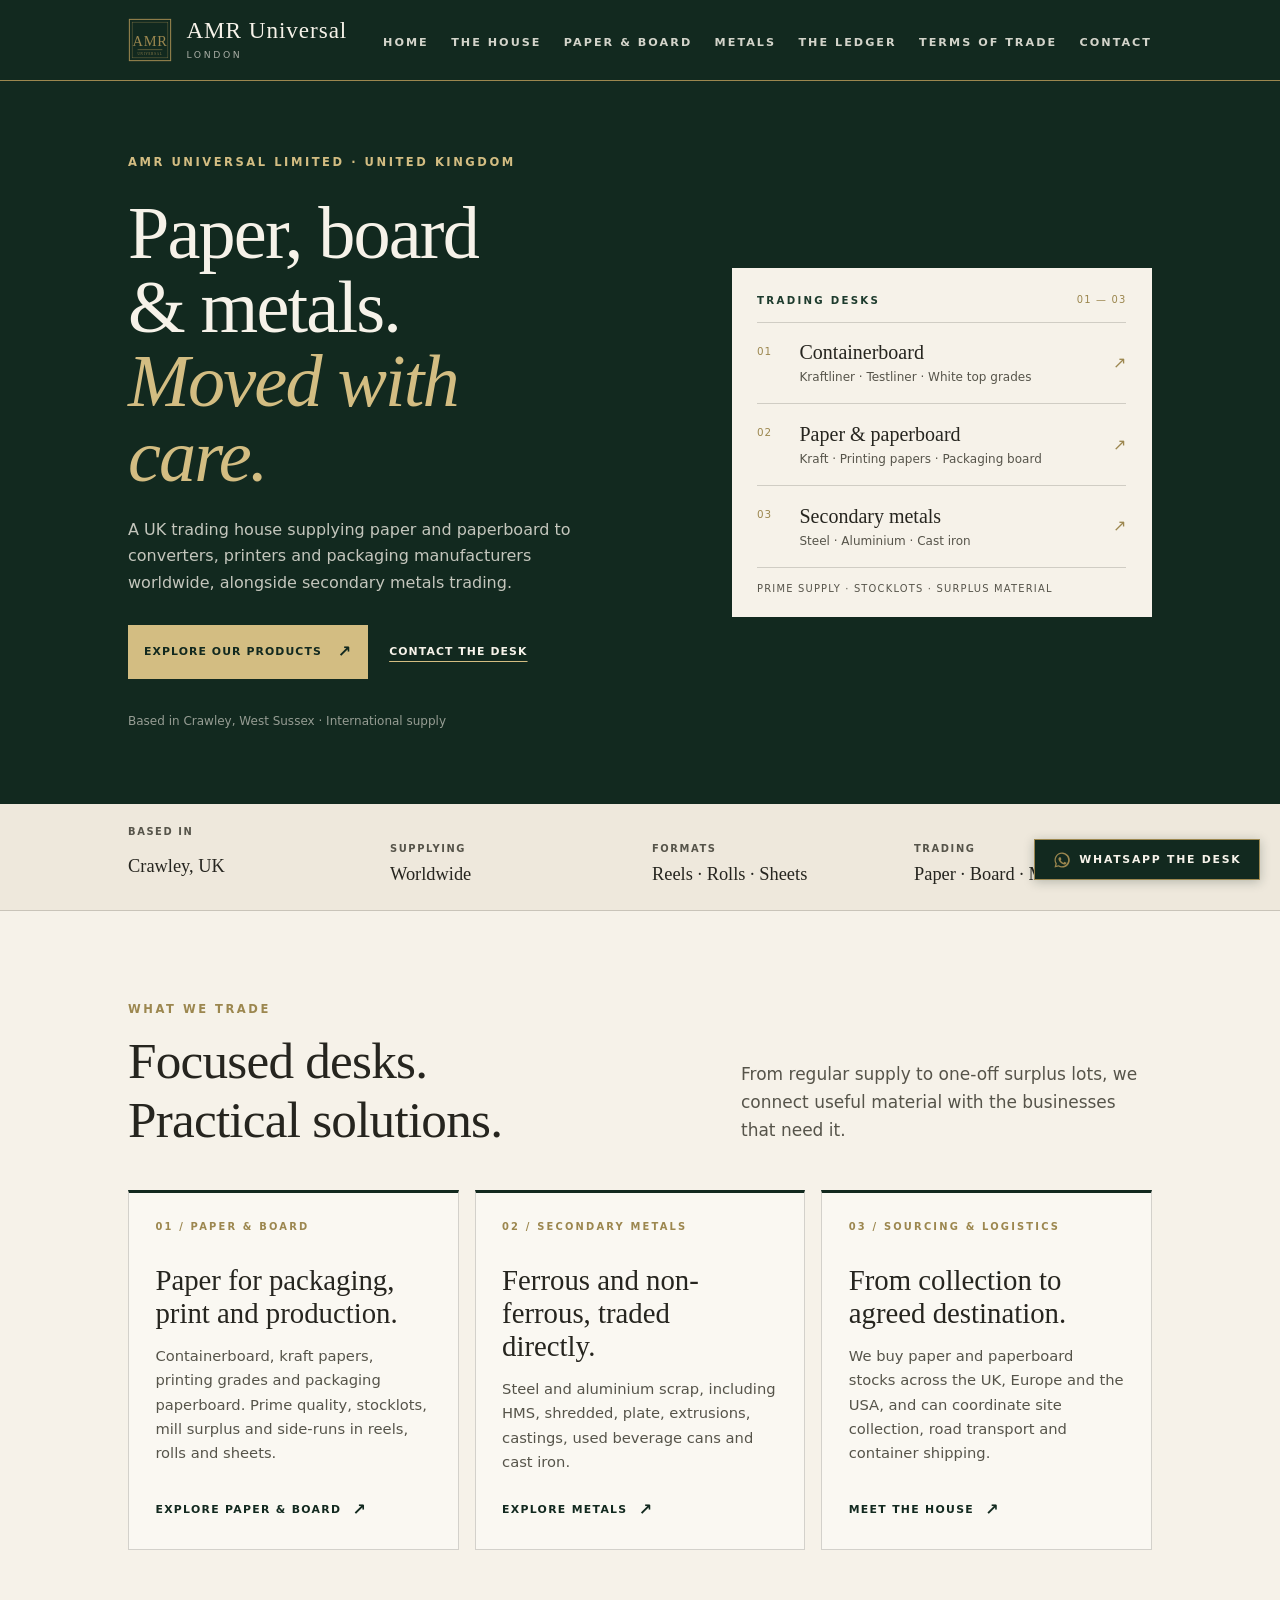
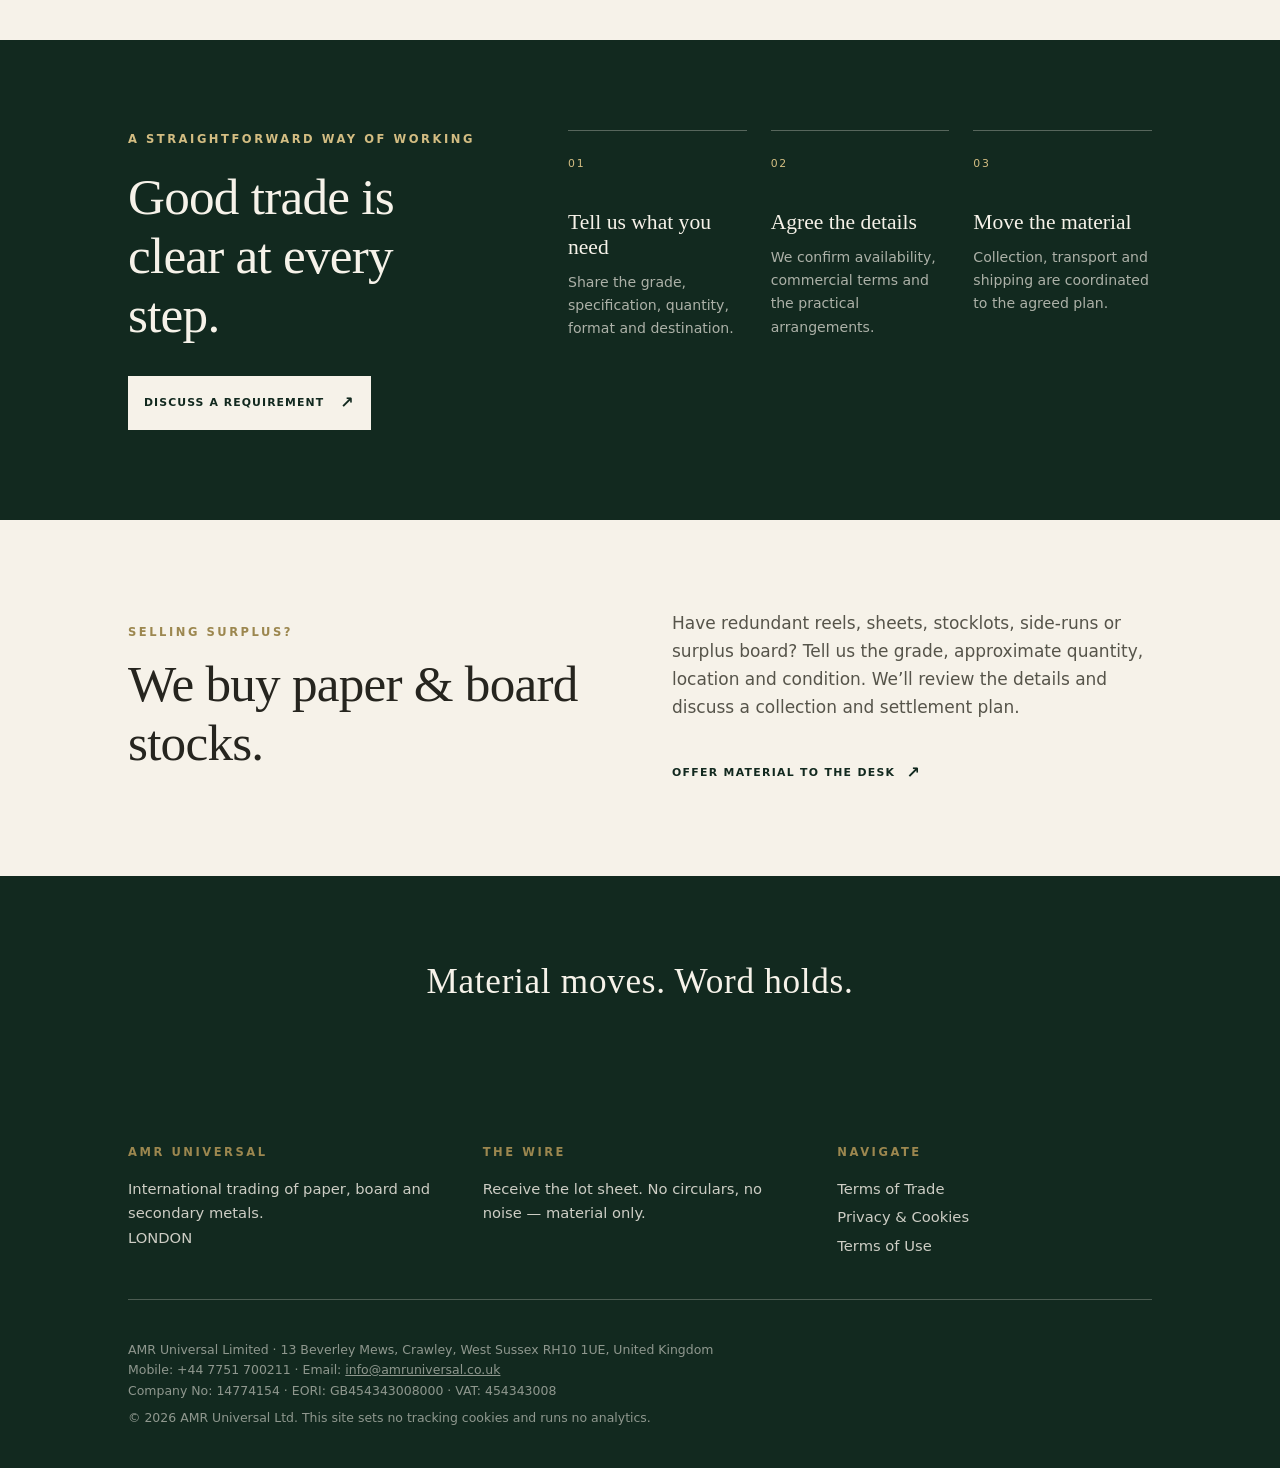
<file: index.html>
<!DOCTYPE html>
<html lang="en-GB">
<head>
  <meta charset="utf-8">
  <meta name="viewport" content="width=device-width, initial-scale=1">
  <title>Paper &amp; Paperboard Trading UK | Scrap Metal | AMR Universal</title>
  <meta name="description" content="UK-based AMR Universal supplies paper and paperboard worldwide and trades steel and aluminium scrap. Containerboard, kraft papers, stocklots and surplus grades.">
  <link rel="canonical" href="https://amruniversal.co.uk/">
  <meta property="og:site_name" content="AMR Universal Limited">
  <meta property="og:title" content="Paper &amp; Paperboard Trading UK | Scrap Metal | AMR Universal">
  <meta property="og:description" content="UK-based AMR Universal supplies paper and paperboard worldwide and trades steel and aluminium scrap. Containerboard, kraft papers, stocklots and surplus grades.">
  <meta property="og:url" content="https://amruniversal.co.uk/">
  <meta property="og:type" content="website">
  <meta name="theme-color" content="#12291f">
  <link rel="icon" type="image/svg+xml" href="/img/favicon.svg">
  <link rel="stylesheet" href="/css/style.css?v=4">
  <script type="application/ld+json">
  {
    "@context": "https://schema.org",
    "@type": "Organization",
    "name": "AMR Universal Limited",
    "url": "https://amruniversal.co.uk/",
    "logo": "https://amruniversal.co.uk/img/monogram.svg",
    "founder": { "@type": "Person", "name": "Nishant Makhija" },
    "description": "UK-based international supplier and trader of paper, paperboard and secondary metals, including containerboard, kraft papers, stocklots, surplus grades, steel scrap and aluminium scrap.",
    "telephone": "+44 7751 700211",
    "email": "info@amruniversal.co.uk",
    "address": {
      "@type": "PostalAddress",
      "streetAddress": "13 Beverley Mews",
      "addressLocality": "Crawley",
      "addressRegion": "West Sussex",
      "postalCode": "RH10 1UE",
      "addressCountry": "GB"
    },
    "areaServed": ["United Kingdom", "Europe", "United States"],
    "knowsAbout": ["paper and paperboard trading", "containerboard", "kraftliner", "testliner", "kraft paper", "newsprint", "printing paper", "packaging paperboard", "paper stocklots", "mill surplus", "side-run paper", "scrap steel", "aluminium scrap", "cast iron"]
  }
  </script>
</head>
<body data-static-site="true" data-whatsapp="447751700211" data-email="desk@amruniversal.example">
<a class="skip" href="#main">Skip to content</a>
<header class="masthead">
  <div class="masthead-inner">
    <a class="wordmark" href="/" aria-label="AMR Universal — home">
      <svg class="monogram" viewBox="0 0 64 64" aria-hidden="true"><use href="/img/monogram.svg#amr"></use></svg>
      <span class="wordmark-text">
        <span class="wordmark-name">AMR&nbsp;Universal</span>
        <span class="wordmark-sub">LONDON</span>
      </span>
    </a>
    <nav class="nav" aria-label="Primary">
      <button class="nav-toggle" aria-expanded="false" aria-controls="nav-list">Menu</button>
      <ul id="nav-list">
        <li><a href="/" aria-current=&#34;page&#34;>Home</a></li>
        <li><a href="/the-house" >The House</a></li>
        <li><a href="/paper-and-board" >Paper &amp; Board</a></li>
        <li><a href="/metals" >Metals</a></li>
        <li><a href="/live-desk" >Live Desk</a></li>
        <li><a href="/ledger" >The Ledger</a></li>
        <li><a href="/terms-of-trade" >Terms of Trade</a></li>
        <li><a href="/contact" >Contact</a></li>
      </ul>
    </nav>
  </div>
</header>
<main id="main">


<section class="home-hero">
  <div class="home-hero-inner">
    <div class="home-hero-copy">
      <p class="smallcaps home-kicker">AMR Universal Limited · United Kingdom</p>
      <h1>Paper, board<br>&amp; metals.<br><em>Moved with care.</em></h1>
      <p class="home-intro">A UK trading house supplying paper and paperboard to converters, printers and packaging manufacturers worldwide, alongside secondary metals trading.</p>
      <div class="home-actions">
        <a class="home-button" href="/paper-and-board">Explore our products <span aria-hidden="true">↗</span></a>
        <a class="home-contact" href="/contact">Contact the desk</a>
      </div>
      <p class="home-location">Based in Crawley, West Sussex · International supply</p>
    </div>
    <aside class="home-trade-card" aria-label="Trading desks and products">
      <div class="home-trade-card-head">
        <p class="smallcaps">Trading desks</p>
        <span>01 — 03</span>
      </div>
      <a class="home-trade-row" href="/paper-and-board">
        <span class="home-trade-number">01</span>
        <span><strong>Containerboard</strong><small>Kraftliner · Testliner · White top grades</small></span>
        <span class="home-trade-arrow" aria-hidden="true">↗</span>
      </a>
      <a class="home-trade-row" href="/paper-and-board">
        <span class="home-trade-number">02</span>
        <span><strong>Paper &amp; paperboard</strong><small>Kraft · Printing papers · Packaging board</small></span>
        <span class="home-trade-arrow" aria-hidden="true">↗</span>
      </a>
      <a class="home-trade-row" href="/metals">
        <span class="home-trade-number">03</span>
        <span><strong>Secondary metals</strong><small>Steel · Aluminium · Cast iron</small></span>
        <span class="home-trade-arrow" aria-hidden="true">↗</span>
      </a>
      <p class="home-trade-card-foot">Prime supply · Stocklots · Surplus material</p>
    </aside>
  </div>
</section>

<section class="home-proof" aria-label="Company overview">
  <div class="home-proof-inner">
    <p><span>Based in</span><strong>Crawley, UK</strong></p>
    <p><span>Supplying</span><strong>Worldwide</strong></p>
    <p><span>Formats</span><strong>Reels · Rolls · Sheets</strong></p>
    <p><span>Trading</span><strong>Paper · Board · Metals</strong></p>
  </div>
</section>

<section class="section home-desks">
  <div class="section-inner">
    <div class="home-section-heading">
      <div>
        <p class="section-no smallcaps">What we trade</p>
        <h2>Focused desks.<br>Practical solutions.</h2>
      </div>
      <p>From regular supply to one-off surplus lots, we connect useful material with the businesses that need it.</p>
    </div>
    <div class="home-desk-grid">
      <article class="home-desk home-desk-paper">
        <p class="smallcaps">01 / Paper &amp; board</p>
        <h3>Paper for packaging, print and production.</h3>
        <p>Containerboard, kraft papers, printing grades and packaging paperboard. Prime quality, stocklots, mill surplus and side-runs in reels, rolls and sheets.</p>
        <a class="home-arrow-link" href="/paper-and-board">Explore paper &amp; board <span aria-hidden="true">↗</span></a>
      </article>
      <article class="home-desk home-desk-metals">
        <p class="smallcaps">02 / Secondary metals</p>
        <h3>Ferrous and non-ferrous, traded directly.</h3>
        <p>Steel and aluminium scrap, including HMS, shredded, plate, extrusions, castings, used beverage cans and cast iron.</p>
        <a class="home-arrow-link" href="/metals">Explore metals <span aria-hidden="true">↗</span></a>
      </article>
      <article class="home-desk home-desk-logistics">
        <p class="smallcaps">03 / Sourcing &amp; logistics</p>
        <h3>From collection to agreed destination.</h3>
        <p>We buy paper and paperboard stocks across the UK, Europe and the USA, and can coordinate site collection, road transport and container shipping.</p>
        <a class="home-arrow-link" href="/the-house">Meet the house <span aria-hidden="true">↗</span></a>
      </article>
    </div>
  </div>
</section>

<section class="home-process">
  <div class="section-inner home-process-inner">
    <div class="home-process-intro">
      <p class="smallcaps">A straightforward way of working</p>
      <h2>Good trade is clear at every step.</h2>
      <a class="home-button home-button-light" href="/contact">Discuss a requirement <span aria-hidden="true">↗</span></a>
    </div>
    <div class="home-process-steps">
      <article><span>01</span><h3>Tell us what you need</h3><p>Share the grade, specification, quantity, format and destination.</p></article>
      <article><span>02</span><h3>Agree the details</h3><p>We confirm availability, commercial terms and the practical arrangements.</p></article>
      <article><span>03</span><h3>Move the material</h3><p>Collection, transport and shipping are coordinated to the agreed plan.</p></article>
    </div>
  </div>
</section>

<section class="section home-buying">
  <div class="section-inner home-buying-inner">
    <div>
      <p class="section-no smallcaps">Selling surplus?</p>
      <h2>We buy paper &amp; board stocks.</h2>
    </div>
    <div>
      <p>Have redundant reels, sheets, stocklots, side-runs or surplus board? Tell us the grade, approximate quantity, location and condition. We’ll review the details and discuss a collection and settlement plan.</p>
      <a class="home-arrow-link" href="/contact">Offer material to the desk <span aria-hidden="true">↗</span></a>
    </div>
  </div>
</section>

<section class="closing">
  <div class="section-inner narrow">
    <p class="closing-line">Material moves. Word holds.</p>
  </div>
</section>

</main>
<footer class="colophon">
  <div class="colophon-inner">
    <div class="colophon-grid">
      <div>
        <p class="smallcaps">AMR Universal</p>
        <p class="colophon-note">International trading of paper, board and secondary metals.<br>LONDON</p>
      </div>
      <div>
        <p class="smallcaps">The Wire</p>
        <p class="colophon-note">Receive the lot sheet. No circulars, no noise — material only.</p>
        <!-- <form class="wire-form" data-wire-form action="/api/subscribe" method="post">
          <input type="email" name="email" required placeholder="Email address" aria-label="Email address">
          <input type="text" name="website" class="hp" tabindex="-1" autocomplete="off" aria-hidden="true">
          <button type="submit">Subscribe</button>
        </form>
        <p class="wire-confirm" data-wire-confirm hidden>Noted. You are on the list.</p> -->
      </div>
      <div>
        <p class="smallcaps">Navigate</p>
        <ul class="colophon-links">
          <li><a href="/live-desk">Live Desk</a></li>
          <li><a href="/terms-of-trade">Terms of Trade</a></li>
<li><a href="/privacy">Privacy &amp; Cookies</a></li>
          <li><a href="/terms-of-use">Terms of Use</a></li>
        </ul>
      </div>
    </div>
    <hr class="rule">
    <p class="statutory">AMR Universal Limited · 13 Beverley Mews, Crawley, West Sussex RH10 1UE, United Kingdom<br>Mobile: +44 7751 700211 · Email: <a href="mailto:info@amruniversal.co.uk">info@amruniversal.co.uk</a><br>Company No: 14774154 · EORI: GB454343008000 · VAT: 454343008</p>
    <p class="statutory">© 2026 AMR Universal Ltd. This site sets no tracking cookies and runs no analytics.</p>
  </div>
</footer>
<a class="wa-float" href="https://wa.me/447751700211?text=Enquiry%20for%20the%20AMR%20desk%3A%20" target="_blank" rel="noopener" aria-label="WhatsApp the desk">
  <svg viewBox="0 0 24 24" aria-hidden="true" fill="currentColor"><path d="M12 2a10 10 0 0 0-8.7 14.9L2 22l5.3-1.4A10 10 0 1 0 12 2zm0 1.8a8.2 8.2 0 1 1-4.2 15.3l-.3-.2-3.1.8.8-3-.2-.3A8.2 8.2 0 0 1 12 3.8zm-3.1 4.5c-.2 0-.5.1-.7.4-.2.3-.9.9-.9 2.1 0 1.2.9 2.4 1 2.6.1.2 1.8 2.9 4.5 3.9 2.2.9 2.7.7 3.2.7.5-.1 1.5-.6 1.7-1.2.2-.6.2-1.1.2-1.2-.1-.1-.2-.2-.5-.3l-1.7-.8c-.2-.1-.4-.1-.6.1l-.8 1c-.1.2-.3.2-.5.1-.3-.1-1.1-.4-2.1-1.3-.8-.7-1.3-1.5-1.4-1.8-.1-.2 0-.4.1-.5l.4-.5c.1-.2.2-.3.3-.5.1-.2 0-.4 0-.5l-.8-1.9c-.2-.4-.4-.4-.6-.4h-.5z"/></svg>
  <span>WhatsApp the desk</span>
</a>
<script src="/js/site.js" defer></script>
</body>
</html>
</file>
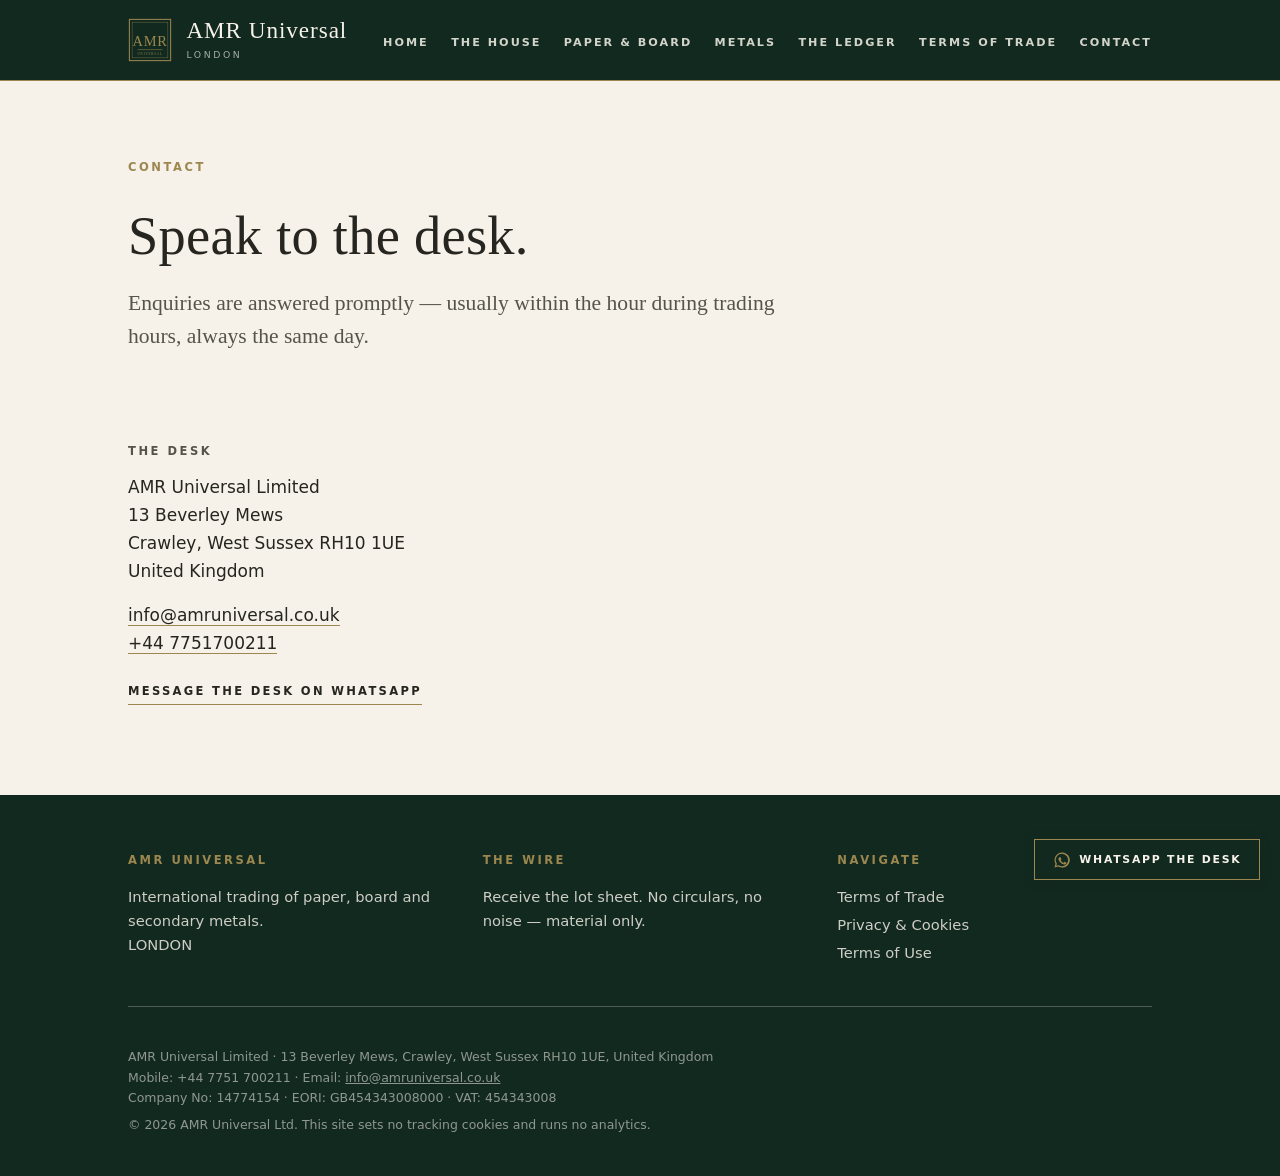
<file: contact/index.html>
<!DOCTYPE html>
<html lang="en-GB">
<head>
  <meta charset="utf-8">
  <meta name="viewport" content="width=device-width, initial-scale=1">
  <title>Contact AMR Universal | Crawley, West Sussex</title>
  <meta name="description" content="Contact AMR Universal in Crawley, West Sussex for paper, paperboard and scrap metal enquiries. Call +44 7751 700211 or email our trading desk.">
  <link rel="canonical" href="https://amruniversal.co.uk/contact">
  <meta property="og:site_name" content="AMR Universal Limited">
  <meta property="og:title" content="Contact AMR Universal | Crawley, West Sussex">
  <meta property="og:description" content="Contact AMR Universal in Crawley, West Sussex for paper, paperboard and scrap metal enquiries. Call +44 7751 700211 or email our trading desk.">
  <meta property="og:url" content="https://amruniversal.co.uk/contact">
  <meta property="og:type" content="website">
  <meta name="theme-color" content="#12291f">
  <link rel="icon" type="image/svg+xml" href="/img/favicon.svg">
  <link rel="stylesheet" href="/css/style.css?v=4">
  <script type="application/ld+json">
  {
    "@context": "https://schema.org",
    "@type": "Organization",
    "name": "AMR Universal Ltd",
    "url": "https://amruniversal.co.uk/",
    "logo": "https://amruniversal.co.uk/img/monogram.svg",
    "founder": { "@type": "Person", "name": "Nishant Makhija" },
    "description": "International trading of paper, board and secondary metals across the UK, Europe and North America.",
    "areaServed": ["GB", "EU", "US", "CA"],
    "knowsAbout": ["paper stocklots", "testliner", "kraftliner", "paper board trading", "scrap steel", "aluminium scrap", "cast iron"]
  }
  </script>
</head>
<body data-static-site="true" data-whatsapp="447751700211" data-email="desk@amruniversal.example">
<a class="skip" href="#main">Skip to content</a>
<header class="masthead">
  <div class="masthead-inner">
    <a class="wordmark" href="/" aria-label="AMR Universal — home">
      <svg class="monogram" viewBox="0 0 64 64" aria-hidden="true"><use href="/img/monogram.svg#amr"></use></svg>
      <span class="wordmark-text">
        <span class="wordmark-name">AMR&nbsp;Universal</span>
        <span class="wordmark-sub">LONDON</span>
      </span>
    </a>
    <nav class="nav" aria-label="Primary">
      <button class="nav-toggle" aria-expanded="false" aria-controls="nav-list">Menu</button>
      <ul id="nav-list">
        <li><a href="/" >Home</a></li>
        <li><a href="/the-house" >The House</a></li>
        <li><a href="/paper-and-board" >Paper &amp; Board</a></li>
        <li><a href="/metals" >Metals</a></li>
        <li><a href="/live-desk" >Live Desk</a></li>
        <li><a href="/ledger" >The Ledger</a></li>
        <li><a href="/terms-of-trade" >Terms of Trade</a></li>
        <li><a href="/contact" aria-current=&#34;page&#34;>Contact</a></li>
      </ul>
    </nav>
  </div>
</header>
<main id="main">


<section class="page-head">
  <div class="section-inner">
    <p class="smallcaps section-no">Contact</p>
    <h1>Speak to the desk.</h1>
    <p class="lede">Enquiries are answered promptly — usually within the hour during trading hours, always the same day.</p>
  </div>
</section>

<section class="section">
  <div class="section-inner">
    <div class="contact-grid">
      <div class="contact-details">
        <p class="smallcaps">The Desk</p>
        <address>
          AMR Universal Limited<br>13 Beverley Mews<br>Crawley, West Sussex RH10 1UE<br>United Kingdom
        </address>
        <p><a class="quiet-link" href="mailto:info@amruniversal.co.uk">info@amruniversal.co.uk</a><br>
        <a class="quiet-link" href="tel:+447751700211">+44 7751700211</a></p>
        <p><a class="btn-plain" href="https://wa.me/447751700211?text=Enquiry%20for%20the%20AMR%20desk%3A%20" target="_blank" rel="noopener">Message the desk on WhatsApp</a></p>
        <!--
        <hr class="rule">
        <p class="smallcaps">Collateral</p>
-->
      </div>
      <!--
      <div class="contact-form-wrap">
        <p class="smallcaps">Written Enquiry</p>
        <form class="contact-form" data-enquiry-form action="/api/enquiry" method="post">
          <label>Name<input type="text" name="name" required autocomplete="name"></label>
          <label>Company<input type="text" name="company" autocomplete="organization"></label>
          <label>Email or telephone<input type="text" name="contact" required></label>
          <label>Material<input type="text" name="material" placeholder="e.g. Testliner reels, HMS 1&2"></label>
          <label>Quantity<input type="text" name="quantity" placeholder="e.g. 200 MT, monthly"></label>
          <label>Message<textarea name="message" rows="6" required></textarea></label>
          <input type="text" name="website" class="hp" tabindex="-1" autocomplete="off" aria-hidden="true">
          <p class="form-error" data-enquiry-error hidden></p>
          <button type="submit" class="btn">Send to the desk</button>
        </form>
        <p class="wire-confirm" data-enquiry-confirm hidden>Received. The desk will be in touch shortly.</p>
      </div>
      -->
    </div>
  </div>
</section>

</main>
<footer class="colophon">
  <div class="colophon-inner">
    <div class="colophon-grid">
      <div>
        <p class="smallcaps">AMR Universal</p>
        <p class="colophon-note">International trading of paper, board and secondary metals.<br>LONDON</p>
      </div>
      <div>
        <p class="smallcaps">The Wire</p>
        <p class="colophon-note">Receive the lot sheet. No circulars, no noise — material only.</p>
        <form class="wire-form" data-wire-form action="/api/subscribe" method="post">
          <input type="email" name="email" required placeholder="Email address" aria-label="Email address">
          <input type="text" name="website" class="hp" tabindex="-1" autocomplete="off" aria-hidden="true">
          <button type="submit">Subscribe</button>
        </form>
        <p class="wire-confirm" data-wire-confirm hidden>Noted. You are on the list.</p>
      </div>
      <div>
        <p class="smallcaps">Navigate</p>
        <ul class="colophon-links">
          <li><a href="/live-desk">Live Desk</a></li>
          <li><a href="/terms-of-trade">Terms of Trade</a></li>
<li><a href="/privacy">Privacy &amp; Cookies</a></li>
          <li><a href="/terms-of-use">Terms of Use</a></li>
        </ul>
      </div>
    </div>
    <hr class="rule">
    <p class="statutory">AMR Universal Limited · 13 Beverley Mews, Crawley, West Sussex RH10 1UE, United Kingdom<br>Mobile: +44 7751 700211 · Email: <a href="mailto:info@amruniversal.co.uk">info@amruniversal.co.uk</a><br>Company No: 14774154 · EORI: GB454343008000 · VAT: 454343008</p>
    <p class="statutory">© 2026 AMR Universal Ltd. This site sets no tracking cookies and runs no analytics.</p>
  </div>
</footer>
<a class="wa-float" href="https://wa.me/447751700211?text=Enquiry%20for%20the%20AMR%20desk%3A%20" target="_blank" rel="noopener" aria-label="WhatsApp the desk">
  <svg viewBox="0 0 24 24" aria-hidden="true" fill="currentColor"><path d="M12 2a10 10 0 0 0-8.7 14.9L2 22l5.3-1.4A10 10 0 1 0 12 2zm0 1.8a8.2 8.2 0 1 1-4.2 15.3l-.3-.2-3.1.8.8-3-.2-.3A8.2 8.2 0 0 1 12 3.8zm-3.1 4.5c-.2 0-.5.1-.7.4-.2.3-.9.9-.9 2.1 0 1.2.9 2.4 1 2.6.1.2 1.8 2.9 4.5 3.9 2.2.9 2.7.7 3.2.7.5-.1 1.5-.6 1.7-1.2.2-.6.2-1.1.2-1.2-.1-.1-.2-.2-.5-.3l-1.7-.8c-.2-.1-.4-.1-.6.1l-.8 1c-.1.2-.3.2-.5.1-.3-.1-1.1-.4-2.1-1.3-.8-.7-1.3-1.5-1.4-1.8-.1-.2 0-.4.1-.5l.4-.5c.1-.2.2-.3.3-.5.1-.2 0-.4 0-.5l-.8-1.9c-.2-.4-.4-.4-.6-.4h-.5z"/></svg>
  <span>WhatsApp the desk</span>
</a>
<script src="/js/site.js" defer></script>
</body>
</html>
</file>
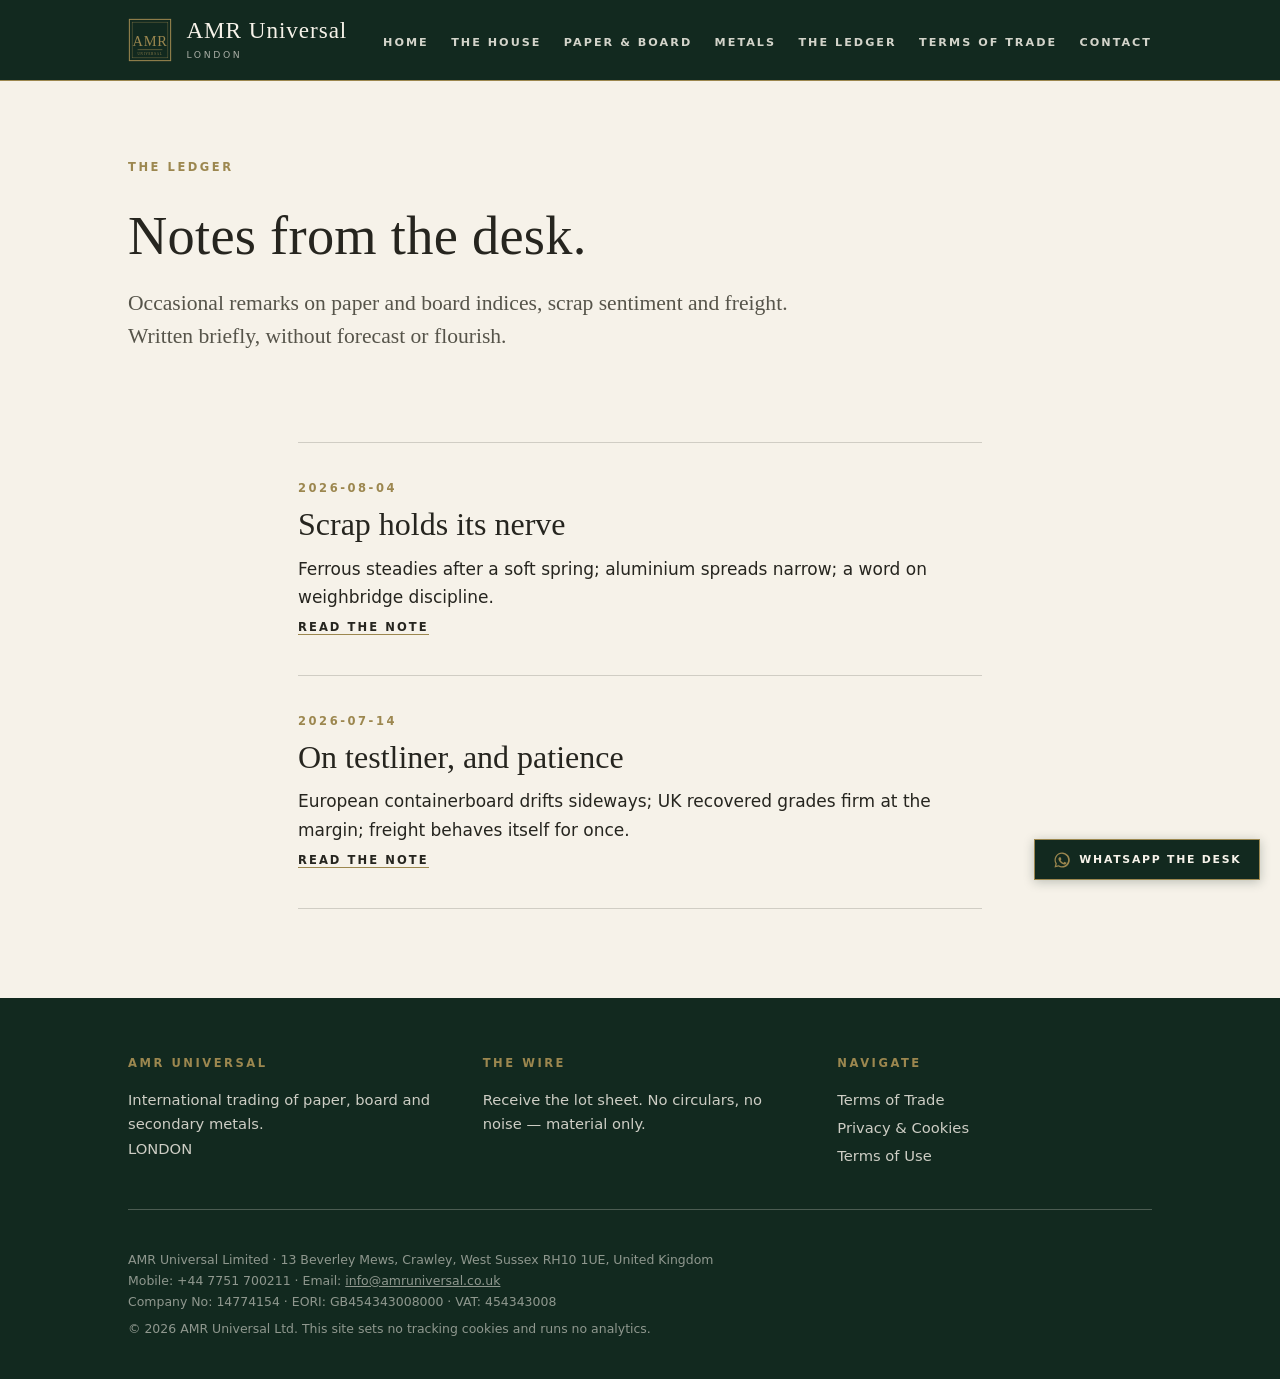
<file: ledger/index.html>
<!DOCTYPE html>
<html lang="en-GB">
<head>
  <meta charset="utf-8">
  <meta name="viewport" content="width=device-width, initial-scale=1">
  <title>Paper, Board &amp; Scrap Metal Market Notes | AMR Universal</title>
  <meta name="description" content="Market notes from AMR Universal on containerboard, paper and board trading, scrap metal markets, recovered grades and freight.">
  <link rel="canonical" href="https://amruniversal.co.uk/ledger">
  <meta property="og:site_name" content="AMR Universal Limited">
  <meta property="og:title" content="Paper, Board &amp; Scrap Metal Market Notes | AMR Universal">
  <meta property="og:description" content="Market notes from AMR Universal on containerboard, paper and board trading, scrap metal markets, recovered grades and freight.">
  <meta property="og:url" content="https://amruniversal.co.uk/ledger">
  <meta property="og:type" content="website">
  <meta name="theme-color" content="#12291f">
  <link rel="icon" type="image/svg+xml" href="/img/favicon.svg">
  <link rel="stylesheet" href="/css/style.css?v=4">
  <script type="application/ld+json">
  {
    "@context": "https://schema.org",
    "@type": "Organization",
    "name": "AMR Universal Ltd",
    "url": "https://amruniversal.co.uk/",
    "logo": "https://amruniversal.co.uk/img/monogram.svg",
    "founder": { "@type": "Person", "name": "Nishant Makhija" },
    "description": "International trading of paper, board and secondary metals across the UK, Europe and North America.",
    "areaServed": ["GB", "EU", "US", "CA"],
    "knowsAbout": ["paper stocklots", "testliner", "kraftliner", "paper board trading", "scrap steel", "aluminium scrap", "cast iron"]
  }
  </script>
</head>
<body data-static-site="true" data-whatsapp="447751700211" data-email="desk@amruniversal.example">
<a class="skip" href="#main">Skip to content</a>
<header class="masthead">
  <div class="masthead-inner">
    <a class="wordmark" href="/" aria-label="AMR Universal — home">
      <svg class="monogram" viewBox="0 0 64 64" aria-hidden="true"><use href="/img/monogram.svg#amr"></use></svg>
      <span class="wordmark-text">
        <span class="wordmark-name">AMR&nbsp;Universal</span>
        <span class="wordmark-sub">LONDON</span>
      </span>
    </a>
    <nav class="nav" aria-label="Primary">
      <button class="nav-toggle" aria-expanded="false" aria-controls="nav-list">Menu</button>
      <ul id="nav-list">
        <li><a href="/" >Home</a></li>
        <li><a href="/the-house" >The House</a></li>
        <li><a href="/paper-and-board" >Paper &amp; Board</a></li>
        <li><a href="/metals" >Metals</a></li>
        <li><a href="/live-desk" >Live Desk</a></li>
        <li><a href="/ledger" aria-current=&#34;page&#34;>The Ledger</a></li>
        <li><a href="/terms-of-trade" >Terms of Trade</a></li>
        <li><a href="/contact" >Contact</a></li>
      </ul>
    </nav>
  </div>
</header>
<main id="main">


<section class="page-head">
  <div class="section-inner">
    <p class="smallcaps section-no">The Ledger</p>
    <h1>Notes from the desk.</h1>
    <p class="lede">Occasional remarks on paper and board indices, scrap sentiment and freight. Written briefly, without forecast or flourish.</p>
  </div>
</section>

<section class="section">
  <div class="section-inner narrow">
    
    
    <article class="ledger-entry">
      <p class="smallcaps ledger-date">2026-08-04</p>
      <h2><a href="/ledger/2026-08-04-scrap-holds-its-nerve">Scrap holds its nerve</a></h2>
      <p>Ferrous steadies after a soft spring; aluminium spreads narrow; a word on weighbridge discipline.</p>
      <a class="quiet-link" href="/ledger/2026-08-04-scrap-holds-its-nerve">Read the note</a>
    </article>
    
    <article class="ledger-entry">
      <p class="smallcaps ledger-date">2026-07-14</p>
      <h2><a href="/ledger/2026-07-14-testliner-and-patience">On testliner, and patience</a></h2>
      <p>European containerboard drifts sideways; UK recovered grades firm at the margin; freight behaves itself for once.</p>
      <a class="quiet-link" href="/ledger/2026-07-14-testliner-and-patience">Read the note</a>
    </article>
    
  </div>
</section>

</main>
<footer class="colophon">
  <div class="colophon-inner">
    <div class="colophon-grid">
      <div>
        <p class="smallcaps">AMR Universal</p>
        <p class="colophon-note">International trading of paper, board and secondary metals.<br>LONDON</p>
      </div>
      <div>
        <p class="smallcaps">The Wire</p>
        <p class="colophon-note">Receive the lot sheet. No circulars, no noise — material only.</p>
        <form class="wire-form" data-wire-form action="/api/subscribe" method="post">
          <input type="email" name="email" required placeholder="Email address" aria-label="Email address">
          <input type="text" name="website" class="hp" tabindex="-1" autocomplete="off" aria-hidden="true">
          <button type="submit">Subscribe</button>
        </form>
        <p class="wire-confirm" data-wire-confirm hidden>Noted. You are on the list.</p>
      </div>
      <div>
        <p class="smallcaps">Navigate</p>
        <ul class="colophon-links">
          <li><a href="/live-desk">Live Desk</a></li>
          <li><a href="/terms-of-trade">Terms of Trade</a></li>
<li><a href="/privacy">Privacy &amp; Cookies</a></li>
          <li><a href="/terms-of-use">Terms of Use</a></li>
        </ul>
      </div>
    </div>
    <hr class="rule">
    <p class="statutory">AMR Universal Limited · 13 Beverley Mews, Crawley, West Sussex RH10 1UE, United Kingdom<br>Mobile: +44 7751 700211 · Email: <a href="mailto:info@amruniversal.co.uk">info@amruniversal.co.uk</a><br>Company No: 14774154 · EORI: GB454343008000 · VAT: 454343008</p>
    <p class="statutory">© 2026 AMR Universal Ltd. This site sets no tracking cookies and runs no analytics.</p>
  </div>
</footer>
<a class="wa-float" href="https://wa.me/447751700211?text=Enquiry%20for%20the%20AMR%20desk%3A%20" target="_blank" rel="noopener" aria-label="WhatsApp the desk">
  <svg viewBox="0 0 24 24" aria-hidden="true" fill="currentColor"><path d="M12 2a10 10 0 0 0-8.7 14.9L2 22l5.3-1.4A10 10 0 1 0 12 2zm0 1.8a8.2 8.2 0 1 1-4.2 15.3l-.3-.2-3.1.8.8-3-.2-.3A8.2 8.2 0 0 1 12 3.8zm-3.1 4.5c-.2 0-.5.1-.7.4-.2.3-.9.9-.9 2.1 0 1.2.9 2.4 1 2.6.1.2 1.8 2.9 4.5 3.9 2.2.9 2.7.7 3.2.7.5-.1 1.5-.6 1.7-1.2.2-.6.2-1.1.2-1.2-.1-.1-.2-.2-.5-.3l-1.7-.8c-.2-.1-.4-.1-.6.1l-.8 1c-.1.2-.3.2-.5.1-.3-.1-1.1-.4-2.1-1.3-.8-.7-1.3-1.5-1.4-1.8-.1-.2 0-.4.1-.5l.4-.5c.1-.2.2-.3.3-.5.1-.2 0-.4 0-.5l-.8-1.9c-.2-.4-.4-.4-.6-.4h-.5z"/></svg>
  <span>WhatsApp the desk</span>
</a>
<script src="/js/site.js" defer></script>
</body>
</html>
</file>
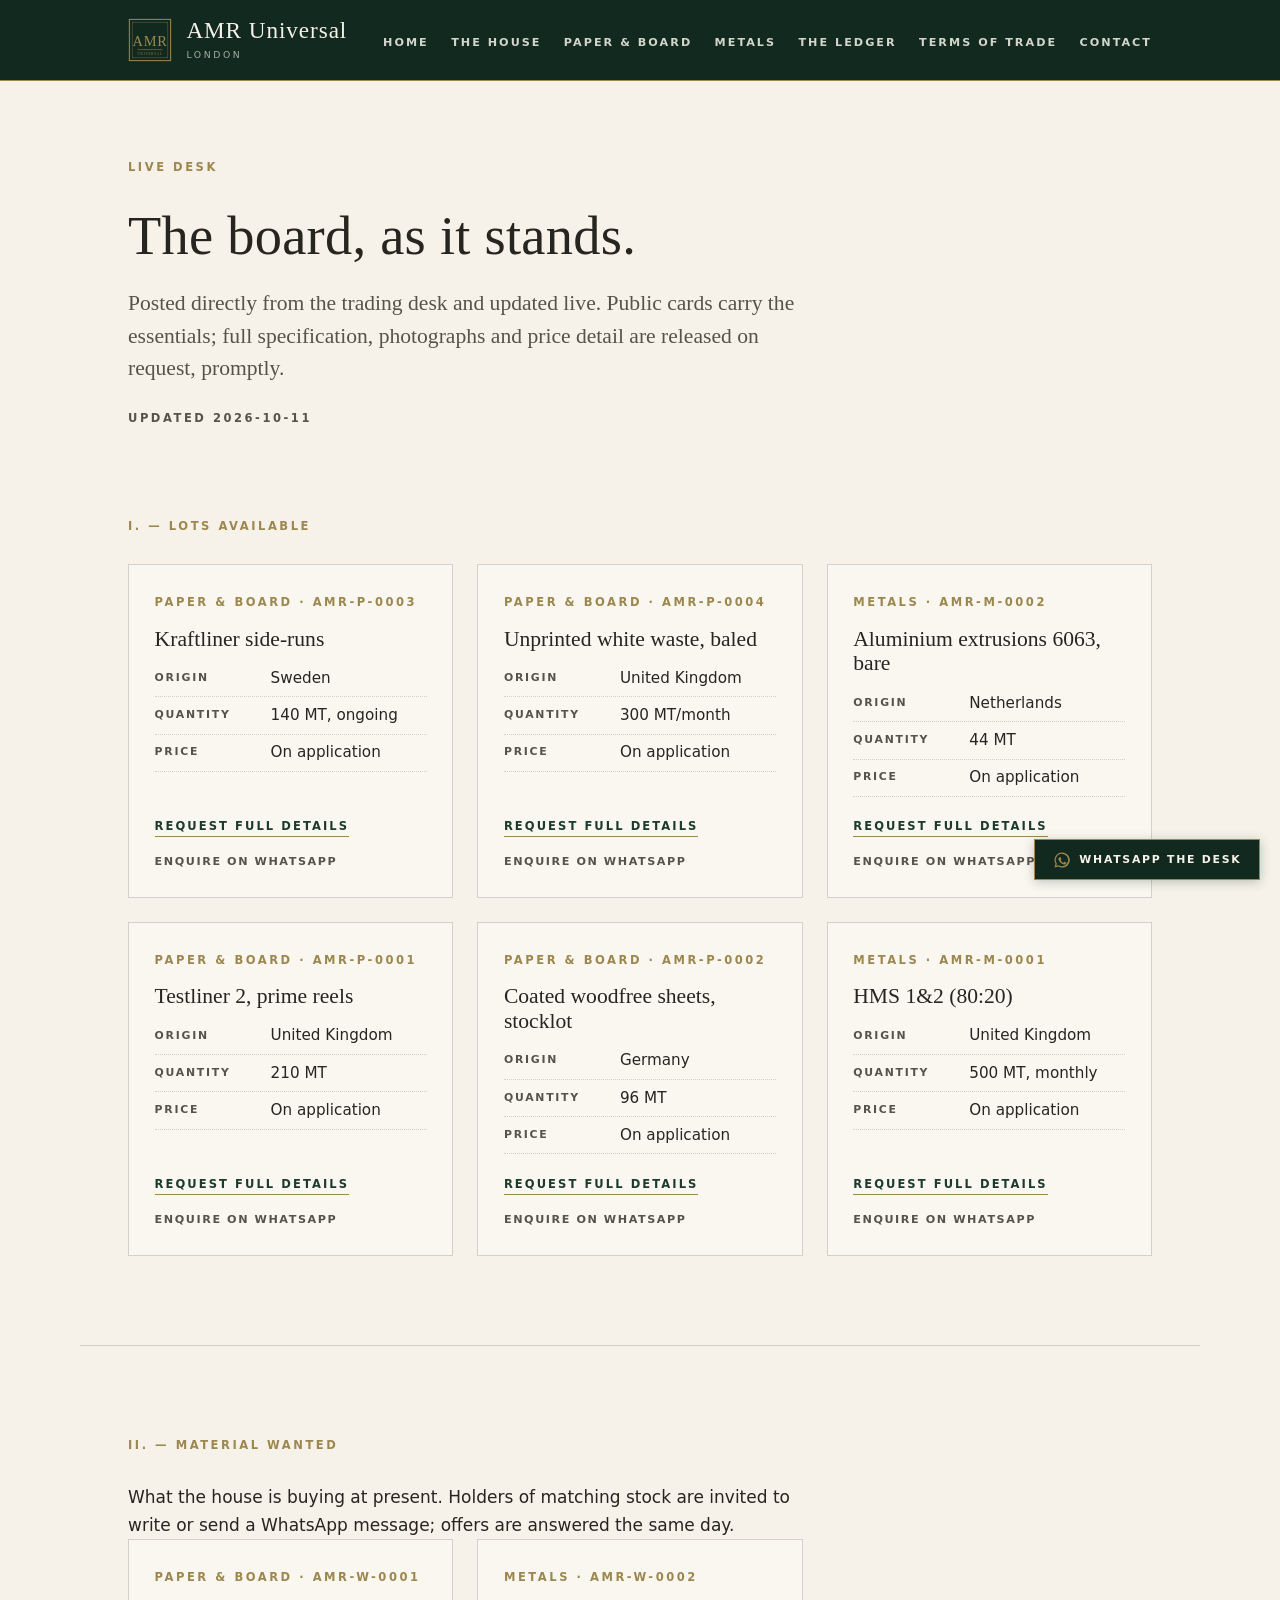
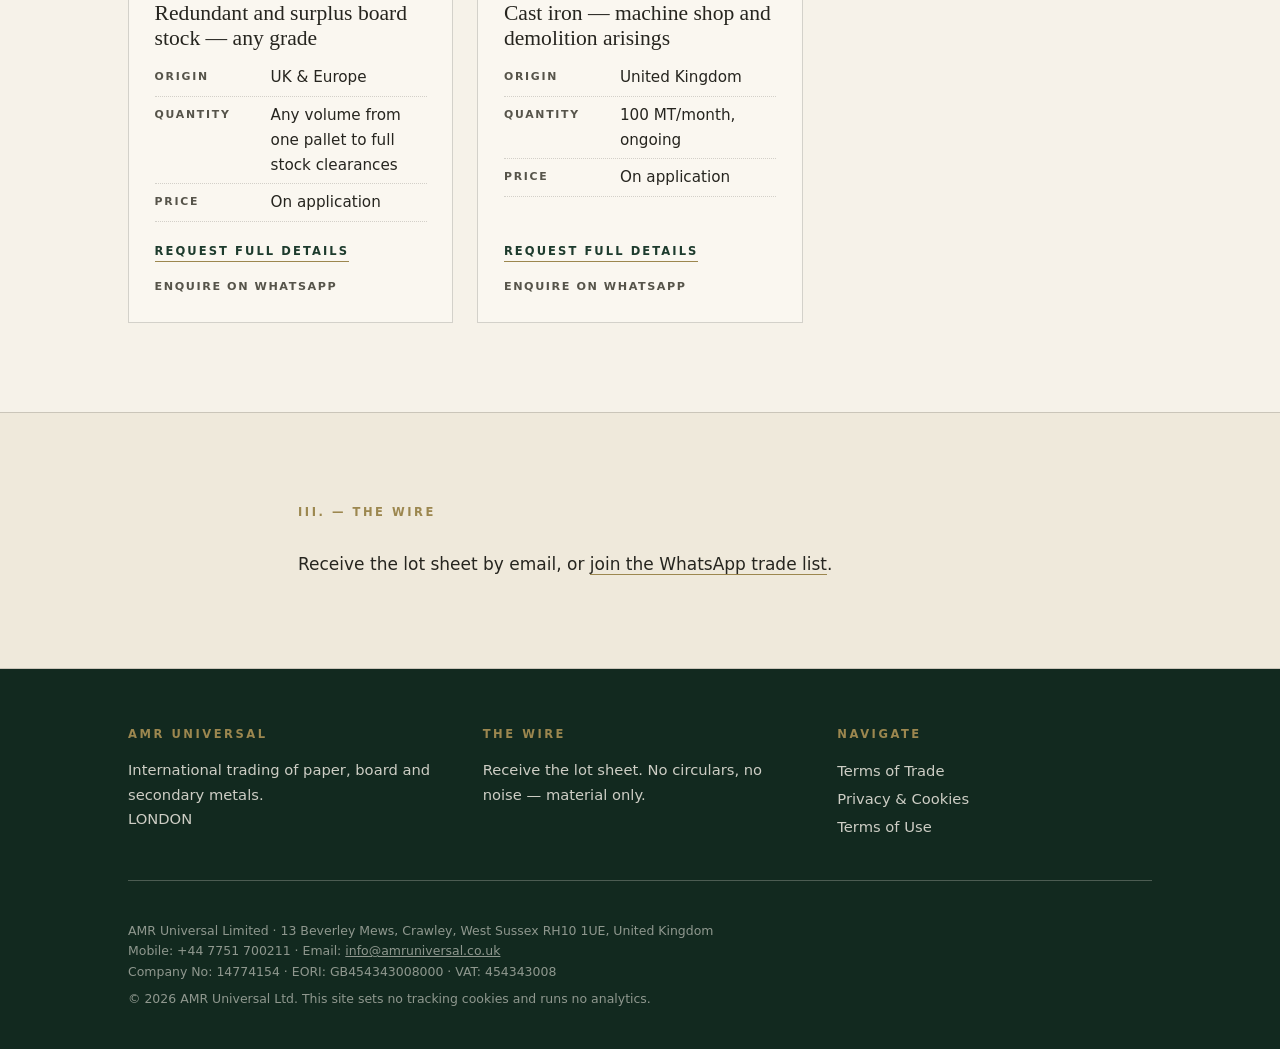
<file: live-desk/index.html>
<!DOCTYPE html>
<html lang="en-GB">
<head>
  <meta charset="utf-8">
  <meta name="viewport" content="width=device-width, initial-scale=1">
  <title>Paper, Board &amp; Scrap Metal Lots | AMR Universal</title>
  <meta name="description" content="Browse current paper, paperboard and scrap metal lots available from AMR Universal, and find out what grades the UK trading desk is seeking to buy.">
  <link rel="canonical" href="https://amruniversal.co.uk/live-desk">
  <meta property="og:site_name" content="AMR Universal Limited">
  <meta property="og:title" content="Paper, Board &amp; Scrap Metal Lots | AMR Universal">
  <meta property="og:description" content="Browse current paper, paperboard and scrap metal lots available from AMR Universal, and find out what grades the UK trading desk is seeking to buy.">
  <meta property="og:url" content="https://amruniversal.co.uk/live-desk">
  <meta property="og:type" content="website">
  <meta name="theme-color" content="#12291f">
  <link rel="icon" type="image/svg+xml" href="/img/favicon.svg">
  <link rel="stylesheet" href="/css/style.css?v=4">
  <script type="application/ld+json">
  {
    "@context": "https://schema.org",
    "@type": "Organization",
    "name": "AMR Universal Ltd",
    "url": "https://amruniversal.co.uk/",
    "logo": "https://amruniversal.co.uk/img/monogram.svg",
    "founder": { "@type": "Person", "name": "Nishant Makhija" },
    "description": "International trading of paper, board and secondary metals across the UK, Europe and North America.",
    "areaServed": ["GB", "EU", "US", "CA"],
    "knowsAbout": ["paper stocklots", "testliner", "kraftliner", "paper board trading", "scrap steel", "aluminium scrap", "cast iron"]
  }
  </script>
</head>
<body data-static-site="true" data-whatsapp="447751700211" data-email="desk@amruniversal.example">
<a class="skip" href="#main">Skip to content</a>
<header class="masthead">
  <div class="masthead-inner">
    <a class="wordmark" href="/" aria-label="AMR Universal — home">
      <svg class="monogram" viewBox="0 0 64 64" aria-hidden="true"><use href="/img/monogram.svg#amr"></use></svg>
      <span class="wordmark-text">
        <span class="wordmark-name">AMR&nbsp;Universal</span>
        <span class="wordmark-sub">LONDON</span>
      </span>
    </a>
    <nav class="nav" aria-label="Primary">
      <button class="nav-toggle" aria-expanded="false" aria-controls="nav-list">Menu</button>
      <ul id="nav-list">
        <li><a href="/" >Home</a></li>
        <li><a href="/the-house" >The House</a></li>
        <li><a href="/paper-and-board" >Paper &amp; Board</a></li>
        <li><a href="/metals" >Metals</a></li>
        <li><a href="/live-desk" aria-current=&#34;page&#34;>Live Desk</a></li>
        <li><a href="/ledger" >The Ledger</a></li>
        <li><a href="/terms-of-trade" >Terms of Trade</a></li>
        <li><a href="/contact" >Contact</a></li>
      </ul>
    </nav>
  </div>
</header>
<main id="main">


<section class="page-head">
  <div class="section-inner">
    <p class="smallcaps section-no">Live Desk</p>
    <h1>The board, as it stands.</h1>
    <p class="lede">Posted directly from the trading desk and updated live. Public cards carry the essentials; full specification, photographs and price detail are released on request, promptly.</p>
    <p class="desk-updated smallcaps" data-desk-updated>Updated 2026-10-11</p>
  </div>
</section>

<section class="section desk-section">
  <div class="section-inner">
    <p class="section-no smallcaps">I. — Lots Available</p>
    <div class="lot-grid" data-board="offers">
      
        <article class="lot-card" id="AMR-P-0003" data-lot="AMR-P-0003">
  
  <p class="lot-meta smallcaps">Paper &amp; Board · AMR-P-0003</p>
  <h3 class="lot-title">Kraftliner side-runs</h3>
  <dl class="lot-facts">
    <div><dt>Origin</dt><dd>Sweden</dd></div>
    <div><dt>Quantity</dt><dd>140 MT, ongoing</dd></div>
    <div><dt>Price</dt><dd>On application</dd></div>
  </dl>
  <div class="lot-actions">
    <button class="btn-quiet" data-reveal="AMR-P-0003">Request full details</button>
    <a class="lot-wa" href="https://wa.me/447751700211?text=Regarding%20lot%20AMR-P-0003%20%E2%80%94%20Kraftliner%20side-runs" target="_blank" rel="noopener">Enquire on WhatsApp</a>
  </div>
</article>
<article class="lot-card" id="AMR-P-0004" data-lot="AMR-P-0004">
  
  <p class="lot-meta smallcaps">Paper &amp; Board · AMR-P-0004</p>
  <h3 class="lot-title">Unprinted white waste, baled</h3>
  <dl class="lot-facts">
    <div><dt>Origin</dt><dd>United Kingdom</dd></div>
    <div><dt>Quantity</dt><dd>300 MT/month</dd></div>
    <div><dt>Price</dt><dd>On application</dd></div>
  </dl>
  <div class="lot-actions">
    <button class="btn-quiet" data-reveal="AMR-P-0004">Request full details</button>
    <a class="lot-wa" href="https://wa.me/447751700211?text=Regarding%20lot%20AMR-P-0004%20%E2%80%94%20Unprinted%20white%20waste%2C%20baled" target="_blank" rel="noopener">Enquire on WhatsApp</a>
  </div>
</article>
<article class="lot-card" id="AMR-M-0002" data-lot="AMR-M-0002">
  
  <p class="lot-meta smallcaps">Metals · AMR-M-0002</p>
  <h3 class="lot-title">Aluminium extrusions 6063, bare</h3>
  <dl class="lot-facts">
    <div><dt>Origin</dt><dd>Netherlands</dd></div>
    <div><dt>Quantity</dt><dd>44 MT</dd></div>
    <div><dt>Price</dt><dd>On application</dd></div>
  </dl>
  <div class="lot-actions">
    <button class="btn-quiet" data-reveal="AMR-M-0002">Request full details</button>
    <a class="lot-wa" href="https://wa.me/447751700211?text=Regarding%20lot%20AMR-M-0002%20%E2%80%94%20Aluminium%20extrusions%206063%2C%20bare" target="_blank" rel="noopener">Enquire on WhatsApp</a>
  </div>
</article>
<article class="lot-card" id="AMR-P-0001" data-lot="AMR-P-0001">
  
  <p class="lot-meta smallcaps">Paper &amp; Board · AMR-P-0001</p>
  <h3 class="lot-title">Testliner 2, prime reels</h3>
  <dl class="lot-facts">
    <div><dt>Origin</dt><dd>United Kingdom</dd></div>
    <div><dt>Quantity</dt><dd>210 MT</dd></div>
    <div><dt>Price</dt><dd>On application</dd></div>
  </dl>
  <div class="lot-actions">
    <button class="btn-quiet" data-reveal="AMR-P-0001">Request full details</button>
    <a class="lot-wa" href="https://wa.me/447751700211?text=Regarding%20lot%20AMR-P-0001%20%E2%80%94%20Testliner%202%2C%20prime%20reels" target="_blank" rel="noopener">Enquire on WhatsApp</a>
  </div>
</article>
<article class="lot-card" id="AMR-P-0002" data-lot="AMR-P-0002">
  
  <p class="lot-meta smallcaps">Paper &amp; Board · AMR-P-0002</p>
  <h3 class="lot-title">Coated woodfree sheets, stocklot</h3>
  <dl class="lot-facts">
    <div><dt>Origin</dt><dd>Germany</dd></div>
    <div><dt>Quantity</dt><dd>96 MT</dd></div>
    <div><dt>Price</dt><dd>On application</dd></div>
  </dl>
  <div class="lot-actions">
    <button class="btn-quiet" data-reveal="AMR-P-0002">Request full details</button>
    <a class="lot-wa" href="https://wa.me/447751700211?text=Regarding%20lot%20AMR-P-0002%20%E2%80%94%20Coated%20woodfree%20sheets%2C%20stocklot" target="_blank" rel="noopener">Enquire on WhatsApp</a>
  </div>
</article>
<article class="lot-card" id="AMR-M-0001" data-lot="AMR-M-0001">
  
  <p class="lot-meta smallcaps">Metals · AMR-M-0001</p>
  <h3 class="lot-title">HMS 1&amp;2 (80:20)</h3>
  <dl class="lot-facts">
    <div><dt>Origin</dt><dd>United Kingdom</dd></div>
    <div><dt>Quantity</dt><dd>500 MT, monthly</dd></div>
    <div><dt>Price</dt><dd>On application</dd></div>
  </dl>
  <div class="lot-actions">
    <button class="btn-quiet" data-reveal="AMR-M-0001">Request full details</button>
    <a class="lot-wa" href="https://wa.me/447751700211?text=Regarding%20lot%20AMR-M-0001%20%E2%80%94%20HMS%201%262%20(80%3A20)" target="_blank" rel="noopener">Enquire on WhatsApp</a>
  </div>
</article>

      
    </div>
  </div>
</section>

<hr class="rule rule-wide">

<section class="section desk-section">
  <div class="section-inner">
    <p class="section-no smallcaps">II. — Material Wanted</p>
    <p class="narrow-note">What the house is buying at present. Holders of matching stock are invited to write or send a WhatsApp message; offers are answered the same day.</p>
    <div class="lot-grid" data-board="wanted">
      
        <article class="lot-card" id="AMR-W-0001" data-lot="AMR-W-0001">
  
  <p class="lot-meta smallcaps">Paper &amp; Board · AMR-W-0001</p>
  <h3 class="lot-title">Redundant and surplus board stock — any grade</h3>
  <dl class="lot-facts">
    <div><dt>Origin</dt><dd>UK &amp; Europe</dd></div>
    <div><dt>Quantity</dt><dd>Any volume from one pallet to full stock clearances</dd></div>
    <div><dt>Price</dt><dd>On application</dd></div>
  </dl>
  <div class="lot-actions">
    <button class="btn-quiet" data-reveal="AMR-W-0001">Request full details</button>
    <a class="lot-wa" href="https://wa.me/447751700211?text=Regarding%20lot%20AMR-W-0001%20%E2%80%94%20Redundant%20and%20surplus%20board%20stock%20%E2%80%94%20any%20grade" target="_blank" rel="noopener">Enquire on WhatsApp</a>
  </div>
</article>
<article class="lot-card" id="AMR-W-0002" data-lot="AMR-W-0002">
  
  <p class="lot-meta smallcaps">Metals · AMR-W-0002</p>
  <h3 class="lot-title">Cast iron — machine shop and demolition arisings</h3>
  <dl class="lot-facts">
    <div><dt>Origin</dt><dd>United Kingdom</dd></div>
    <div><dt>Quantity</dt><dd>100 MT/month, ongoing</dd></div>
    <div><dt>Price</dt><dd>On application</dd></div>
  </dl>
  <div class="lot-actions">
    <button class="btn-quiet" data-reveal="AMR-W-0002">Request full details</button>
    <a class="lot-wa" href="https://wa.me/447751700211?text=Regarding%20lot%20AMR-W-0002%20%E2%80%94%20Cast%20iron%20%E2%80%94%20machine%20shop%20and%20demolition%20arisings" target="_blank" rel="noopener">Enquire on WhatsApp</a>
  </div>
</article>

      
    </div>
  </div>
</section>

<section class="section section-tinted">
  <div class="section-inner narrow">
    <p class="section-no smallcaps">III. — The Wire</p>
    <p>Receive the lot sheet by email, or <a class="quiet-link" href="https://wa.me/447751700211?text=Please%20add%20me%20to%20the%20AMR%20lot%20sheet" target="_blank" rel="noopener">join the WhatsApp trade list</a>.</p>
    <form class="wire-form wire-form-wide" data-wire-form action="/api/subscribe" method="post">
      <input type="email" name="email" required placeholder="Email address" aria-label="Email address">
      <input type="text" name="website" class="hp" tabindex="-1" autocomplete="off" aria-hidden="true">
      <button type="submit" class="btn">Subscribe</button>
    </form>
    <p class="wire-confirm" data-wire-confirm hidden>Noted. You are on the list.</p>
  </div>
</section>

<!-- Request-full-details dialog: captures the lead, then reveals the lot. -->
<dialog class="reveal-dialog" data-reveal-dialog>
  <form method="dialog" class="reveal-close-form"><button class="reveal-close" aria-label="Close">×</button></form>
  <div data-reveal-step="form">
    <p class="smallcaps" data-reveal-lotno></p>
    <h2 class="reveal-title" data-reveal-title></h2>
    <p class="narrow-note">Full specification, photographs and price detail are released to named enquirers. Kindly leave your details; the desk responds within minutes during trading hours.</p>
    <form data-reveal-form>
      <input type="hidden" name="lot_no">
      <label>Name<input type="text" name="name" required autocomplete="name"></label>
      <label>Company<input type="text" name="company" autocomplete="organization"></label>
      <label>Email or WhatsApp<input type="text" name="contact" required></label>
      <input type="text" name="website" class="hp" tabindex="-1" autocomplete="off" aria-hidden="true">
      <p class="form-error" data-reveal-error hidden></p>
      <button type="submit" class="btn">Reveal details</button>
    </form>
  </div>
  <div data-reveal-step="detail" hidden>
    <p class="smallcaps" data-detail-lotno></p>
    <h2 class="reveal-title" data-detail-title></h2>
    <dl class="lot-facts lot-facts-full" data-detail-facts></dl>
    <img data-detail-photo alt="Lot photograph" hidden>
    <p class="narrow-note" data-detail-cta></p>
  </div>
</dialog>

<script type="application/ld+json">
{
  "@context": "https://schema.org",
  "@type": "ItemList",
  "name": "Lots available — AMR Universal LTD",
  "itemListElement": [
    
    {
      "@type": "ListItem",
      "position": 1,
      "item": {
        "@type": "Product",
        "name": "Kraftliner side-runs",
        "sku": "AMR-P-0003",
        "category": "Paper and board",
        "offers": {
          "@type": "Offer",
          "availability": "https://schema.org/InStock",
          "priceCurrency": "USD",
          "url": "https://amruniversal.co.uk/live-desk#AMR-P-0003"
        }
      }
    },
    
    {
      "@type": "ListItem",
      "position": 2,
      "item": {
        "@type": "Product",
        "name": "Unprinted white waste, baled",
        "sku": "AMR-P-0004",
        "category": "Paper and board",
        "offers": {
          "@type": "Offer",
          "availability": "https://schema.org/InStock",
          "priceCurrency": "USD",
          "url": "https://amruniversal.co.uk/live-desk#AMR-P-0004"
        }
      }
    },
    
    {
      "@type": "ListItem",
      "position": 3,
      "item": {
        "@type": "Product",
        "name": "Aluminium extrusions 6063, bare",
        "sku": "AMR-M-0002",
        "category": "Scrap and secondary metals",
        "offers": {
          "@type": "Offer",
          "availability": "https://schema.org/InStock",
          "priceCurrency": "USD",
          "url": "https://amruniversal.co.uk/live-desk#AMR-M-0002"
        }
      }
    },
    
    {
      "@type": "ListItem",
      "position": 4,
      "item": {
        "@type": "Product",
        "name": "Testliner 2, prime reels",
        "sku": "AMR-P-0001",
        "category": "Paper and board",
        "offers": {
          "@type": "Offer",
          "availability": "https://schema.org/InStock",
          "priceCurrency": "USD",
          "url": "https://amruniversal.co.uk/live-desk#AMR-P-0001"
        }
      }
    },
    
    {
      "@type": "ListItem",
      "position": 5,
      "item": {
        "@type": "Product",
        "name": "Coated woodfree sheets, stocklot",
        "sku": "AMR-P-0002",
        "category": "Paper and board",
        "offers": {
          "@type": "Offer",
          "availability": "https://schema.org/InStock",
          "priceCurrency": "USD",
          "url": "https://amruniversal.co.uk/live-desk#AMR-P-0002"
        }
      }
    },
    
    {
      "@type": "ListItem",
      "position": 6,
      "item": {
        "@type": "Product",
        "name": "HMS 1&2 (80:20)",
        "sku": "AMR-M-0001",
        "category": "Scrap and secondary metals",
        "offers": {
          "@type": "Offer",
          "availability": "https://schema.org/InStock",
          "priceCurrency": "USD",
          "url": "https://amruniversal.co.uk/live-desk#AMR-M-0001"
        }
      }
    }
    
  ]
}
</script>

</main>
<footer class="colophon">
  <div class="colophon-inner">
    <div class="colophon-grid">
      <div>
        <p class="smallcaps">AMR Universal</p>
        <p class="colophon-note">International trading of paper, board and secondary metals.<br>LONDON</p>
      </div>
      <div>
        <p class="smallcaps">The Wire</p>
        <p class="colophon-note">Receive the lot sheet. No circulars, no noise — material only.</p>
        <form class="wire-form" data-wire-form action="/api/subscribe" method="post">
          <input type="email" name="email" required placeholder="Email address" aria-label="Email address">
          <input type="text" name="website" class="hp" tabindex="-1" autocomplete="off" aria-hidden="true">
          <button type="submit">Subscribe</button>
        </form>
        <p class="wire-confirm" data-wire-confirm hidden>Noted. You are on the list.</p>
      </div>
      <div>
        <p class="smallcaps">Navigate</p>
        <ul class="colophon-links">
          <li><a href="/live-desk">Live Desk</a></li>
          <li><a href="/terms-of-trade">Terms of Trade</a></li>
<li><a href="/privacy">Privacy &amp; Cookies</a></li>
          <li><a href="/terms-of-use">Terms of Use</a></li>
        </ul>
      </div>
    </div>
    <hr class="rule">
    <p class="statutory">AMR Universal Limited · 13 Beverley Mews, Crawley, West Sussex RH10 1UE, United Kingdom<br>Mobile: +44 7751 700211 · Email: <a href="mailto:info@amruniversal.co.uk">info@amruniversal.co.uk</a><br>Company No: 14774154 · EORI: GB454343008000 · VAT: 454343008</p>
    <p class="statutory">© 2026 AMR Universal Ltd. This site sets no tracking cookies and runs no analytics.</p>
  </div>
</footer>
<a class="wa-float" href="https://wa.me/447751700211?text=Enquiry%20for%20the%20AMR%20desk%3A%20" target="_blank" rel="noopener" aria-label="WhatsApp the desk">
  <svg viewBox="0 0 24 24" aria-hidden="true" fill="currentColor"><path d="M12 2a10 10 0 0 0-8.7 14.9L2 22l5.3-1.4A10 10 0 1 0 12 2zm0 1.8a8.2 8.2 0 1 1-4.2 15.3l-.3-.2-3.1.8.8-3-.2-.3A8.2 8.2 0 0 1 12 3.8zm-3.1 4.5c-.2 0-.5.1-.7.4-.2.3-.9.9-.9 2.1 0 1.2.9 2.4 1 2.6.1.2 1.8 2.9 4.5 3.9 2.2.9 2.7.7 3.2.7.5-.1 1.5-.6 1.7-1.2.2-.6.2-1.1.2-1.2-.1-.1-.2-.2-.5-.3l-1.7-.8c-.2-.1-.4-.1-.6.1l-.8 1c-.1.2-.3.2-.5.1-.3-.1-1.1-.4-2.1-1.3-.8-.7-1.3-1.5-1.4-1.8-.1-.2 0-.4.1-.5l.4-.5c.1-.2.2-.3.3-.5.1-.2 0-.4 0-.5l-.8-1.9c-.2-.4-.4-.4-.6-.4h-.5z"/></svg>
  <span>WhatsApp the desk</span>
</a>
<script src="/js/site.js" defer></script>
</body>
</html>
</file>
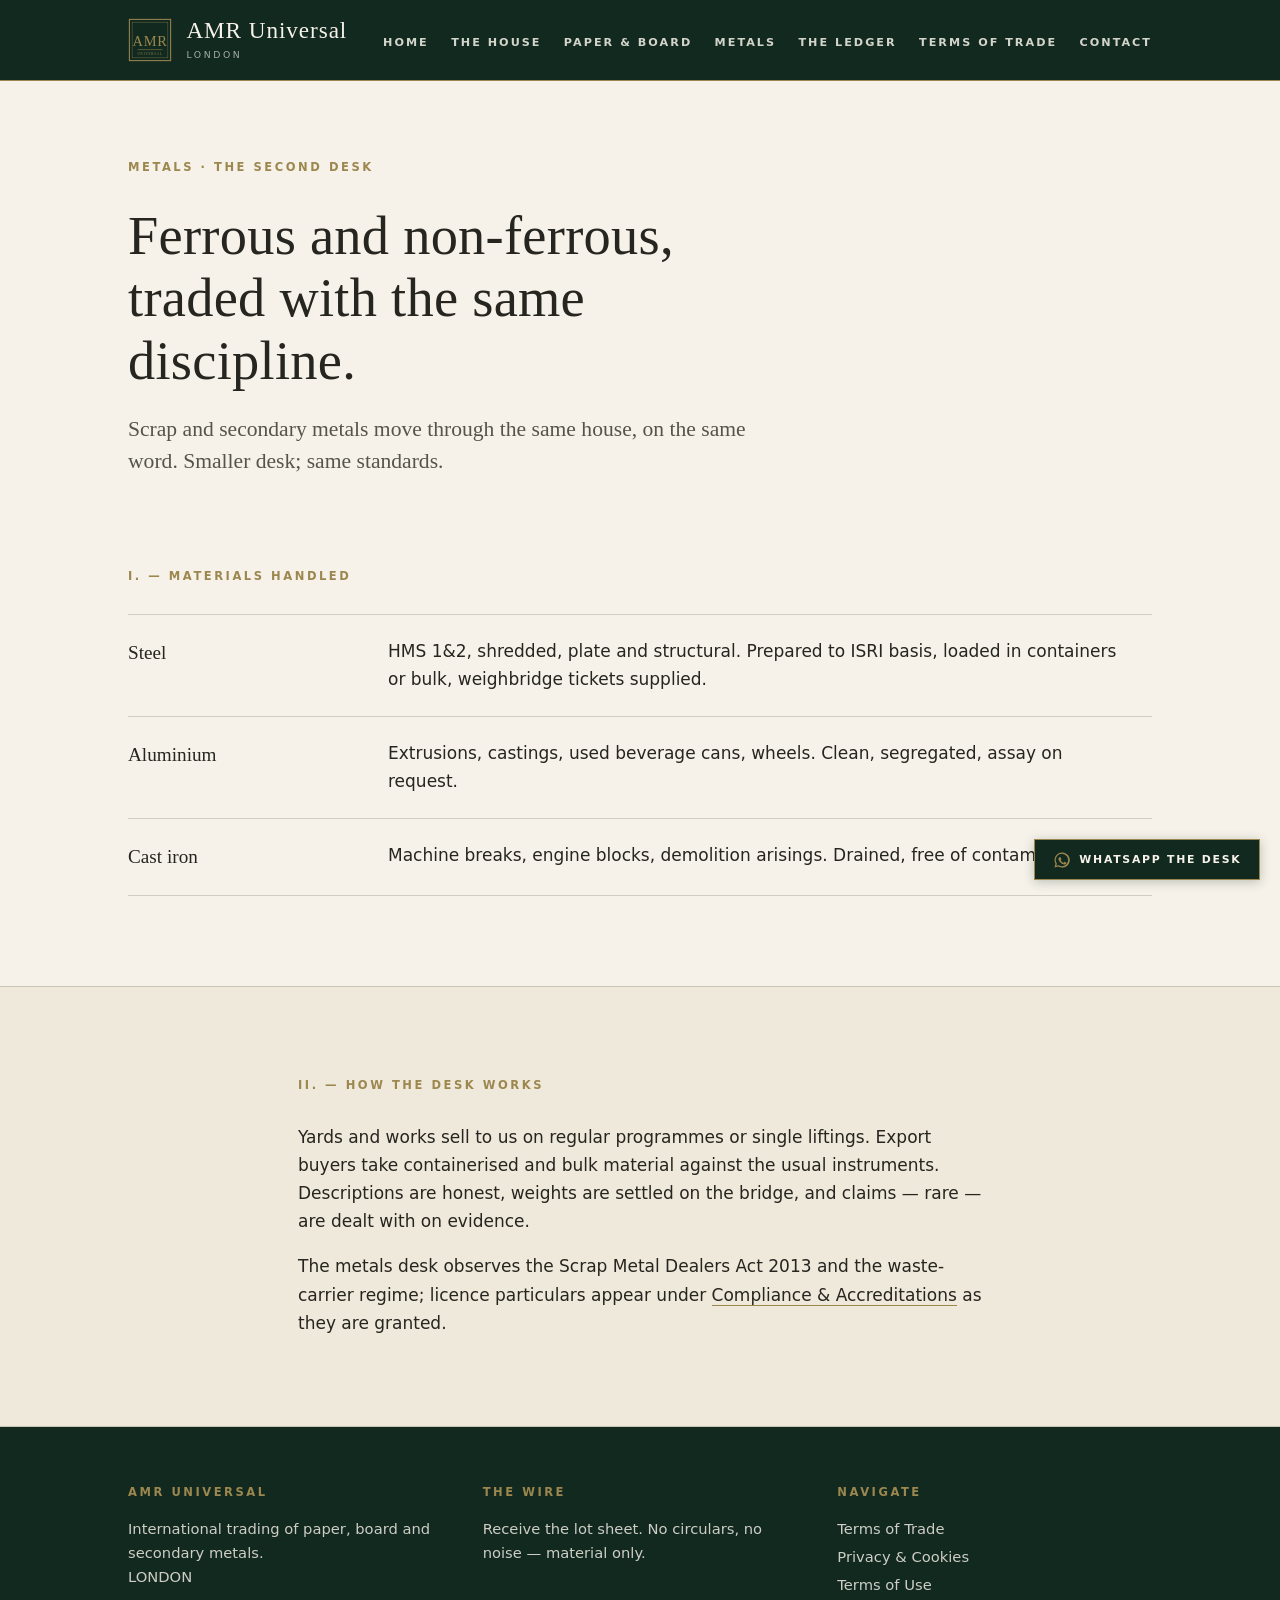
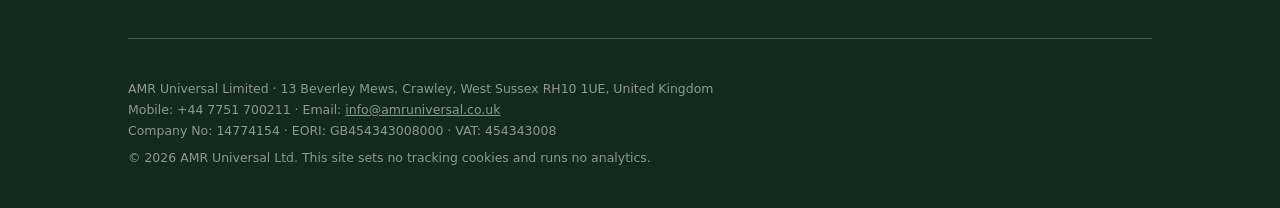
<file: metals/index.html>
<!DOCTYPE html>
<html lang="en-GB">
<head>
  <meta charset="utf-8">
  <meta name="viewport" content="width=device-width, initial-scale=1">
  <title>Scrap Metal Trader UK | Steel &amp; Aluminium | AMR Universal</title>
  <meta name="description" content="UK scrap metal trader buying and selling HMS 1&amp;2, shredded steel, plate, aluminium extrusions, castings, UBC and cast iron for international trade.">
  <link rel="canonical" href="https://amruniversal.co.uk/metals">
  <meta property="og:site_name" content="AMR Universal Limited">
  <meta property="og:title" content="Scrap Metal Trader UK | Steel &amp; Aluminium | AMR Universal">
  <meta property="og:description" content="UK scrap metal trader buying and selling HMS 1&amp;2, shredded steel, plate, aluminium extrusions, castings, UBC and cast iron for international trade.">
  <meta property="og:url" content="https://amruniversal.co.uk/metals">
  <meta property="og:type" content="website">
  <meta name="theme-color" content="#12291f">
  <link rel="icon" type="image/svg+xml" href="/img/favicon.svg">
  <link rel="stylesheet" href="/css/style.css?v=4">
  <script type="application/ld+json">
  {
    "@context": "https://schema.org",
    "@type": "Organization",
    "name": "AMR Universal Ltd",
    "url": "https://amruniversal.co.uk/",
    "logo": "https://amruniversal.co.uk/img/monogram.svg",
    "founder": { "@type": "Person", "name": "Nishant Makhija" },
    "description": "International trading of paper, board and secondary metals across the UK, Europe and North America.",
    "areaServed": ["GB", "EU", "US", "CA"],
    "knowsAbout": ["paper stocklots", "testliner", "kraftliner", "paper board trading", "scrap steel", "aluminium scrap", "cast iron"]
  }
  </script>
</head>
<body data-static-site="true" data-whatsapp="447751700211" data-email="desk@amruniversal.example">
<a class="skip" href="#main">Skip to content</a>
<header class="masthead">
  <div class="masthead-inner">
    <a class="wordmark" href="/" aria-label="AMR Universal — home">
      <svg class="monogram" viewBox="0 0 64 64" aria-hidden="true"><use href="/img/monogram.svg#amr"></use></svg>
      <span class="wordmark-text">
        <span class="wordmark-name">AMR&nbsp;Universal</span>
        <span class="wordmark-sub">LONDON</span>
      </span>
    </a>
    <nav class="nav" aria-label="Primary">
      <button class="nav-toggle" aria-expanded="false" aria-controls="nav-list">Menu</button>
      <ul id="nav-list">
        <li><a href="/" >Home</a></li>
        <li><a href="/the-house" >The House</a></li>
        <li><a href="/paper-and-board" >Paper &amp; Board</a></li>
        <li><a href="/metals" aria-current=&#34;page&#34;>Metals</a></li>
        <li><a href="/live-desk" >Live Desk</a></li>
        <li><a href="/ledger" >The Ledger</a></li>
        <li><a href="/terms-of-trade" >Terms of Trade</a></li>
        <li><a href="/contact" >Contact</a></li>
      </ul>
    </nav>
  </div>
</header>
<main id="main">


<section class="page-head">
  <div class="section-inner">
    <p class="smallcaps section-no">Metals · The Second Desk</p>
    <h1>Ferrous and non-ferrous, traded with the same discipline.</h1>
    <p class="lede">Scrap and secondary metals move through the same house, on the same word. Smaller desk; same standards.</p>
  </div>
</section>

<section class="section">
  <div class="section-inner">
    <p class="section-no smallcaps">I. — Materials Handled</p>
    <div class="grade-table" role="table">
      <div class="grade-row" role="row"><div class="grade-cell head" role="cell">Steel</div><div class="grade-cell" role="cell">HMS 1&amp;2, shredded, plate and structural. Prepared to ISRI basis, loaded in containers or bulk, weighbridge tickets supplied.</div></div>
      <div class="grade-row" role="row"><div class="grade-cell head" role="cell">Aluminium</div><div class="grade-cell" role="cell">Extrusions, castings, used beverage cans, wheels. Clean, segregated, assay on request.</div></div>
      <div class="grade-row" role="row"><div class="grade-cell head" role="cell">Cast iron</div><div class="grade-cell" role="cell">Machine breaks, engine blocks, demolition arisings. Drained, free of contamination.</div></div>
    </div>
  </div>
</section>

<section class="section section-tinted">
  <div class="section-inner narrow">
    <p class="section-no smallcaps">II. — How the Desk Works</p>
    <p>Yards and works sell to us on regular programmes or single liftings. Export buyers take containerised and bulk material against the usual instruments. Descriptions are honest, weights are settled on the bridge, and claims — rare — are dealt with on evidence.</p>
    <p>The metals desk observes the Scrap Metal Dealers Act 2013 and the waste-carrier regime; licence particulars appear under <a class="quiet-link" href="/the-house">Compliance &amp; Accreditations</a> as they are granted.</p>
    <p><a class="btn" href="/live-desk">Metal lots on the board</a></p>
  </div>
</section>

</main>
<footer class="colophon">
  <div class="colophon-inner">
    <div class="colophon-grid">
      <div>
        <p class="smallcaps">AMR Universal</p>
        <p class="colophon-note">International trading of paper, board and secondary metals.<br>LONDON</p>
      </div>
      <div>
        <p class="smallcaps">The Wire</p>
        <p class="colophon-note">Receive the lot sheet. No circulars, no noise — material only.</p>
        <form class="wire-form" data-wire-form action="/api/subscribe" method="post">
          <input type="email" name="email" required placeholder="Email address" aria-label="Email address">
          <input type="text" name="website" class="hp" tabindex="-1" autocomplete="off" aria-hidden="true">
          <button type="submit">Subscribe</button>
        </form>
        <p class="wire-confirm" data-wire-confirm hidden>Noted. You are on the list.</p>
      </div>
      <div>
        <p class="smallcaps">Navigate</p>
        <ul class="colophon-links">
          <li><a href="/live-desk">Live Desk</a></li>
          <li><a href="/terms-of-trade">Terms of Trade</a></li>
<li><a href="/privacy">Privacy &amp; Cookies</a></li>
          <li><a href="/terms-of-use">Terms of Use</a></li>
        </ul>
      </div>
    </div>
    <hr class="rule">
    <p class="statutory">AMR Universal Limited · 13 Beverley Mews, Crawley, West Sussex RH10 1UE, United Kingdom<br>Mobile: +44 7751 700211 · Email: <a href="mailto:info@amruniversal.co.uk">info@amruniversal.co.uk</a><br>Company No: 14774154 · EORI: GB454343008000 · VAT: 454343008</p>
    <p class="statutory">© 2026 AMR Universal Ltd. This site sets no tracking cookies and runs no analytics.</p>
  </div>
</footer>
<a class="wa-float" href="https://wa.me/447751700211?text=Enquiry%20for%20the%20AMR%20desk%3A%20" target="_blank" rel="noopener" aria-label="WhatsApp the desk">
  <svg viewBox="0 0 24 24" aria-hidden="true" fill="currentColor"><path d="M12 2a10 10 0 0 0-8.7 14.9L2 22l5.3-1.4A10 10 0 1 0 12 2zm0 1.8a8.2 8.2 0 1 1-4.2 15.3l-.3-.2-3.1.8.8-3-.2-.3A8.2 8.2 0 0 1 12 3.8zm-3.1 4.5c-.2 0-.5.1-.7.4-.2.3-.9.9-.9 2.1 0 1.2.9 2.4 1 2.6.1.2 1.8 2.9 4.5 3.9 2.2.9 2.7.7 3.2.7.5-.1 1.5-.6 1.7-1.2.2-.6.2-1.1.2-1.2-.1-.1-.2-.2-.5-.3l-1.7-.8c-.2-.1-.4-.1-.6.1l-.8 1c-.1.2-.3.2-.5.1-.3-.1-1.1-.4-2.1-1.3-.8-.7-1.3-1.5-1.4-1.8-.1-.2 0-.4.1-.5l.4-.5c.1-.2.2-.3.3-.5.1-.2 0-.4 0-.5l-.8-1.9c-.2-.4-.4-.4-.6-.4h-.5z"/></svg>
  <span>WhatsApp the desk</span>
</a>
<script src="/js/site.js" defer></script>
</body>
</html>
</file>
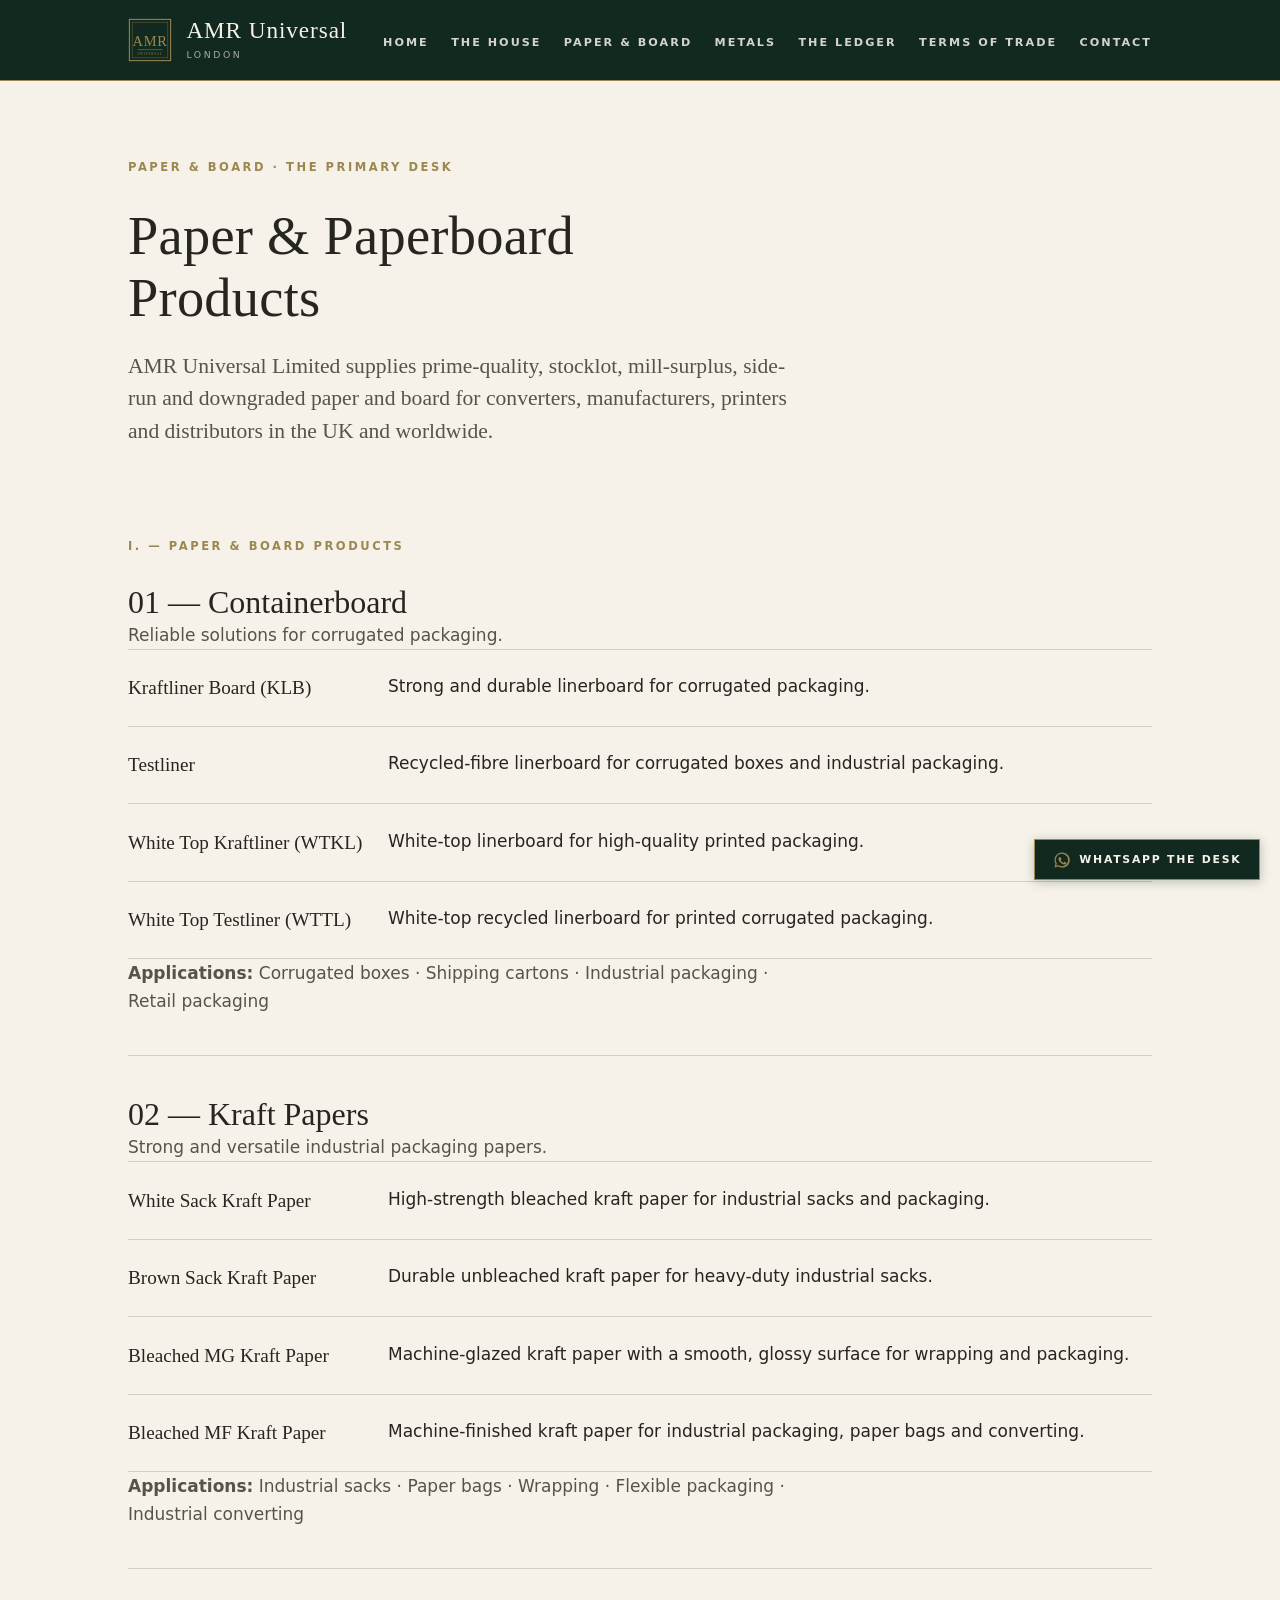
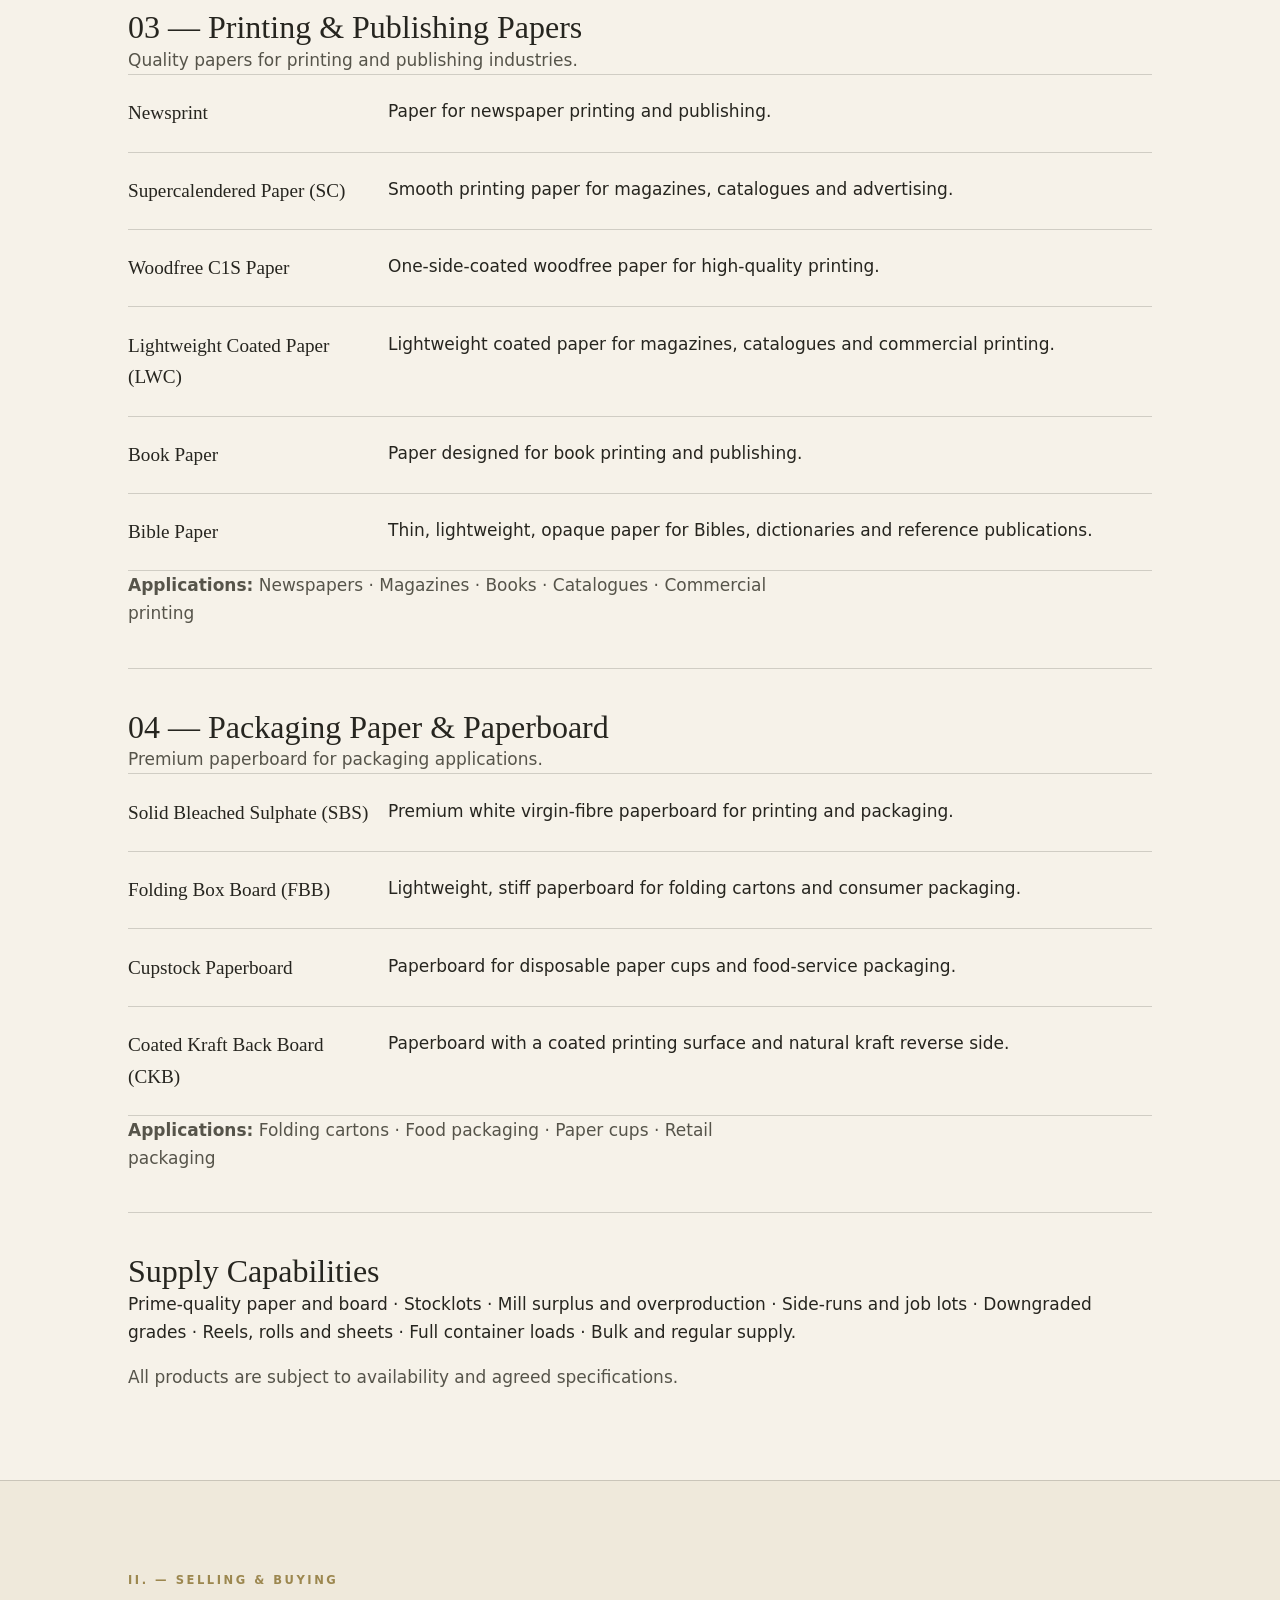
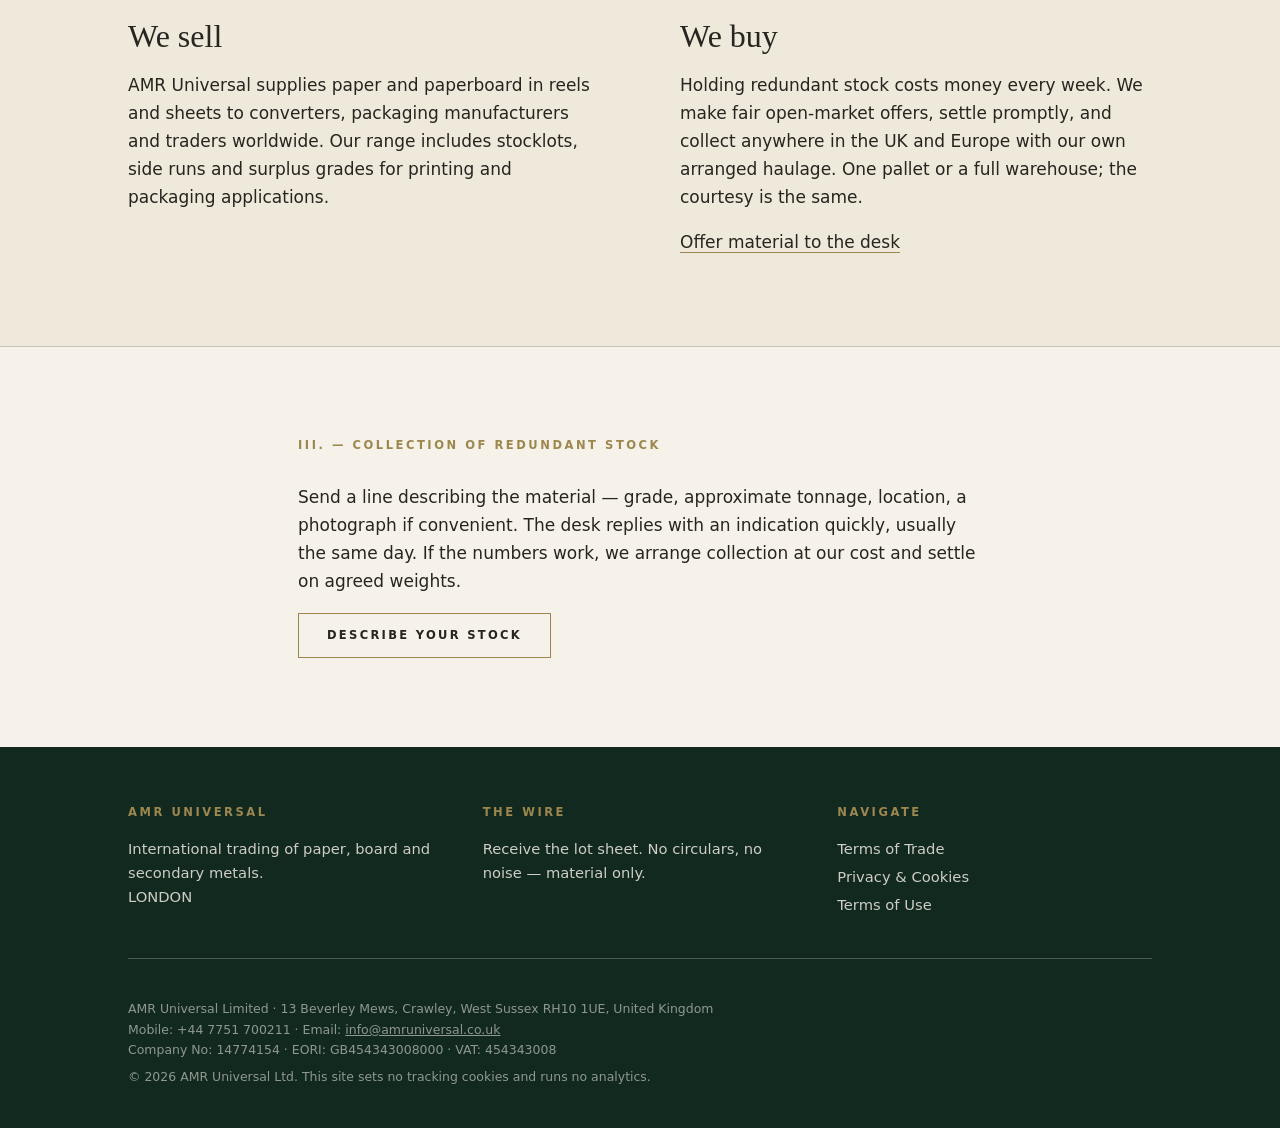
<file: paper-and-board/index.html>
<!DOCTYPE html>
<html lang="en-GB">
<head>
  <meta charset="utf-8">
  <meta name="viewport" content="width=device-width, initial-scale=1">
  <title>Paper &amp; Paperboard Supplier UK | AMR Universal</title>
  <meta name="description" content="Supplier of containerboard, kraft paper, newsprint, printing grades and packaging board. Stocklots, mill surplus and side-runs in reels, rolls or sheets.">
  <link rel="canonical" href="https://amruniversal.co.uk/paper-and-board">
  <meta property="og:site_name" content="AMR Universal Limited">
  <meta property="og:title" content="Paper &amp; Paperboard Supplier UK | AMR Universal">
  <meta property="og:description" content="Supplier of containerboard, kraft paper, newsprint, printing grades and packaging board. Stocklots, mill surplus and side-runs in reels, rolls or sheets.">
  <meta property="og:url" content="https://amruniversal.co.uk/paper-and-board">
  <meta property="og:type" content="website">
  <meta name="theme-color" content="#12291f">
  <link rel="icon" type="image/svg+xml" href="/img/favicon.svg">
  <link rel="stylesheet" href="/css/style.css?v=4">
  <script type="application/ld+json">
  {
    "@context": "https://schema.org",
    "@type": "Organization",
    "name": "AMR Universal Limited",
    "url": "https://amruniversal.co.uk/",
    "logo": "https://amruniversal.co.uk/img/monogram.svg",
    "founder": { "@type": "Person", "name": "Nishant Makhija" },
    "description": "UK-based supplier of containerboard, kraft papers, printing and publishing papers, packaging paperboard and paper stocklots to customers worldwide.",
    "telephone": "+44 7751 700211",
    "email": "info@amruniversal.co.uk",
    "address": {
      "@type": "PostalAddress",
      "streetAddress": "13 Beverley Mews",
      "addressLocality": "Crawley",
      "addressRegion": "West Sussex",
      "postalCode": "RH10 1UE",
      "addressCountry": "GB"
    },
    "areaServed": ["United Kingdom", "Europe", "United States"],
    "knowsAbout": ["containerboard", "kraftliner", "testliner", "white top kraftliner", "white top testliner", "sack kraft paper", "MG kraft paper", "MF kraft paper", "newsprint", "supercalendered paper", "woodfree C1S paper", "lightweight coated paper", "book paper", "Bible paper", "solid bleached sulphate board", "folding box board", "cupstock paperboard", "coated kraft back board", "paper stocklots", "mill surplus", "side-run paper"]
  }
  </script>
</head>
<body data-static-site="true" data-whatsapp="447751700211" data-email="desk@amruniversal.example">
<a class="skip" href="#main">Skip to content</a>
<header class="masthead">
  <div class="masthead-inner">
    <a class="wordmark" href="/" aria-label="AMR Universal — home">
      <svg class="monogram" viewBox="0 0 64 64" aria-hidden="true"><use href="/img/monogram.svg#amr"></use></svg>
      <span class="wordmark-text">
        <span class="wordmark-name">AMR&nbsp;Universal</span>
        <span class="wordmark-sub">LONDON</span>
      </span>
    </a>
    <nav class="nav" aria-label="Primary">
      <button class="nav-toggle" aria-expanded="false" aria-controls="nav-list">Menu</button>
      <ul id="nav-list">
        <li><a href="/" >Home</a></li>
        <li><a href="/the-house" >The House</a></li>
        <li><a href="/paper-and-board" aria-current=&#34;page&#34;>Paper &amp; Board</a></li>
        <li><a href="/metals" >Metals</a></li>
        <li><a href="/live-desk" >Live Desk</a></li>
        <li><a href="/ledger" >The Ledger</a></li>
        <li><a href="/terms-of-trade" >Terms of Trade</a></li>
        <li><a href="/contact" >Contact</a></li>
      </ul>
    </nav>
  </div>
</header>
<main id="main">


<section class="page-head">
  <div class="section-inner">
    <p class="smallcaps section-no">Paper &amp; Board · The Primary Desk</p>
    <h1>Paper &amp; Paperboard Products</h1>
    <p class="lede">AMR Universal Limited supplies prime-quality, stocklot, mill-surplus, side-run and downgraded paper and board for converters, manufacturers, printers and distributors in the UK and worldwide.</p>
  </div>
</section>

<section class="section">
  <div class="section-inner">
    <p class="section-no smallcaps">I. — Paper &amp; Board Products</p>

    <h2>01 — Containerboard</h2>
    <p class="quiet">Reliable solutions for corrugated packaging.</p>
    <div class="grade-table" role="table">
      <div class="grade-row" role="row"><div class="grade-cell head" role="cell">Kraftliner Board (KLB)</div><div class="grade-cell" role="cell">Strong and durable linerboard for corrugated packaging.</div></div>
      <div class="grade-row" role="row"><div class="grade-cell head" role="cell">Testliner</div><div class="grade-cell" role="cell">Recycled-fibre linerboard for corrugated boxes and industrial packaging.</div></div>
      <div class="grade-row" role="row"><div class="grade-cell head" role="cell">White Top Kraftliner (WTKL)</div><div class="grade-cell" role="cell">White-top linerboard for high-quality printed packaging.</div></div>
      <div class="grade-row" role="row"><div class="grade-cell head" role="cell">White Top Testliner (WTTL)</div><div class="grade-cell" role="cell">White-top recycled linerboard for printed corrugated packaging.</div></div>
    </div>
    <p class="narrow-note quiet"><strong>Applications:</strong> Corrugated boxes · Shipping cartons · Industrial packaging · Retail packaging</p>

    <hr class="rule">
    <h2>02 — Kraft Papers</h2>
    <p class="quiet">Strong and versatile industrial packaging papers.</p>
    <div class="grade-table" role="table">
      <div class="grade-row" role="row"><div class="grade-cell head" role="cell">White Sack Kraft Paper</div><div class="grade-cell" role="cell">High-strength bleached kraft paper for industrial sacks and packaging.</div></div>
      <div class="grade-row" role="row"><div class="grade-cell head" role="cell">Brown Sack Kraft Paper</div><div class="grade-cell" role="cell">Durable unbleached kraft paper for heavy-duty industrial sacks.</div></div>
      <div class="grade-row" role="row"><div class="grade-cell head" role="cell">Bleached MG Kraft Paper</div><div class="grade-cell" role="cell">Machine-glazed kraft paper with a smooth, glossy surface for wrapping and packaging.</div></div>
      <div class="grade-row" role="row"><div class="grade-cell head" role="cell">Bleached MF Kraft Paper</div><div class="grade-cell" role="cell">Machine-finished kraft paper for industrial packaging, paper bags and converting.</div></div>
    </div>
    <p class="narrow-note quiet"><strong>Applications:</strong> Industrial sacks · Paper bags · Wrapping · Flexible packaging · Industrial converting</p>

    <hr class="rule">
    <h2>03 — Printing &amp; Publishing Papers</h2>
    <p class="quiet">Quality papers for printing and publishing industries.</p>
    <div class="grade-table" role="table">
      <div class="grade-row" role="row"><div class="grade-cell head" role="cell">Newsprint</div><div class="grade-cell" role="cell">Paper for newspaper printing and publishing.</div></div>
      <div class="grade-row" role="row"><div class="grade-cell head" role="cell">Supercalendered Paper (SC)</div><div class="grade-cell" role="cell">Smooth printing paper for magazines, catalogues and advertising.</div></div>
      <div class="grade-row" role="row"><div class="grade-cell head" role="cell">Woodfree C1S Paper</div><div class="grade-cell" role="cell">One-side-coated woodfree paper for high-quality printing.</div></div>
      <div class="grade-row" role="row"><div class="grade-cell head" role="cell">Lightweight Coated Paper (LWC)</div><div class="grade-cell" role="cell">Lightweight coated paper for magazines, catalogues and commercial printing.</div></div>
      <div class="grade-row" role="row"><div class="grade-cell head" role="cell">Book Paper</div><div class="grade-cell" role="cell">Paper designed for book printing and publishing.</div></div>
      <div class="grade-row" role="row"><div class="grade-cell head" role="cell">Bible Paper</div><div class="grade-cell" role="cell">Thin, lightweight, opaque paper for Bibles, dictionaries and reference publications.</div></div>
    </div>
    <p class="narrow-note quiet"><strong>Applications:</strong> Newspapers · Magazines · Books · Catalogues · Commercial printing</p>

    <hr class="rule">
    <h2>04 — Packaging Paper &amp; Paperboard</h2>
    <p class="quiet">Premium paperboard for packaging applications.</p>
    <div class="grade-table" role="table">
      <div class="grade-row" role="row"><div class="grade-cell head" role="cell">Solid Bleached Sulphate (SBS)</div><div class="grade-cell" role="cell">Premium white virgin-fibre paperboard for printing and packaging.</div></div>
      <div class="grade-row" role="row"><div class="grade-cell head" role="cell">Folding Box Board (FBB)</div><div class="grade-cell" role="cell">Lightweight, stiff paperboard for folding cartons and consumer packaging.</div></div>
      <div class="grade-row" role="row"><div class="grade-cell head" role="cell">Cupstock Paperboard</div><div class="grade-cell" role="cell">Paperboard for disposable paper cups and food-service packaging.</div></div>
      <div class="grade-row" role="row"><div class="grade-cell head" role="cell">Coated Kraft Back Board (CKB)</div><div class="grade-cell" role="cell">Paperboard with a coated printing surface and natural kraft reverse side.</div></div>
    </div>
    <p class="narrow-note quiet"><strong>Applications:</strong> Folding cartons · Food packaging · Paper cups · Retail packaging</p>

    <hr class="rule">
    <h2>Supply Capabilities</h2>
    <p>Prime-quality paper and board · Stocklots · Mill surplus and overproduction · Side-runs and job lots · Downgraded grades · Reels, rolls and sheets · Full container loads · Bulk and regular supply.</p>
    <p class="quiet">All products are subject to availability and agreed specifications.</p>
  </div>
</section>

<section class="section section-tinted">
  <div class="section-inner">
    <p class="section-no smallcaps">II. — Selling &amp; Buying</p>
    <div class="two-col">
      <div>
        <h2>We sell</h2>
        <p>AMR Universal supplies paper and paperboard in reels and sheets to converters, packaging manufacturers and traders worldwide. Our range includes stocklots, side runs and surplus grades for printing and packaging applications.</p>
        <p><a class="quiet-link" href="/live-desk">Lots currently available</a></p>
      </div>
      <div>
        <h2>We buy</h2>
        <p>Holding redundant stock costs money every week. We make fair open-market offers, settle promptly, and collect anywhere in the UK and Europe with our own arranged haulage. One pallet or a full warehouse; the courtesy is the same.</p>
        <p><a class="quiet-link" href="/contact">Offer material to the desk</a></p>
      </div>
    </div>
  </div>
</section>

<section class="section">
  <div class="section-inner narrow">
    <p class="section-no smallcaps">III. — Collection of Redundant Stock</p>
    <p>Send a line describing the material — grade, approximate tonnage, location, a photograph if convenient. The desk replies with an indication quickly, usually the same day. If the numbers work, we arrange collection at our cost and settle on agreed weights.</p>
    <p><a class="btn" href="/contact">Describe your stock</a></p>
  </div>
</section>

</main>
<footer class="colophon">
  <div class="colophon-inner">
    <div class="colophon-grid">
      <div>
        <p class="smallcaps">AMR Universal</p>
        <p class="colophon-note">International trading of paper, board and secondary metals.<br>LONDON</p>
      </div>
      <div>
        <p class="smallcaps">The Wire</p>
        <p class="colophon-note">Receive the lot sheet. No circulars, no noise — material only.</p>
        <form class="wire-form" data-wire-form action="/api/subscribe" method="post">
          <input type="email" name="email" required placeholder="Email address" aria-label="Email address">
          <input type="text" name="website" class="hp" tabindex="-1" autocomplete="off" aria-hidden="true">
          <button type="submit">Subscribe</button>
        </form>
        <p class="wire-confirm" data-wire-confirm hidden>Noted. You are on the list.</p>
      </div>
      <div>
        <p class="smallcaps">Navigate</p>
        <ul class="colophon-links">
          <li><a href="/live-desk">Live Desk</a></li>
          <li><a href="/terms-of-trade">Terms of Trade</a></li>
<li><a href="/privacy">Privacy &amp; Cookies</a></li>
          <li><a href="/terms-of-use">Terms of Use</a></li>
        </ul>
      </div>
    </div>
    <hr class="rule">
    <p class="statutory">AMR Universal Limited · 13 Beverley Mews, Crawley, West Sussex RH10 1UE, United Kingdom<br>Mobile: +44 7751 700211 · Email: <a href="mailto:info@amruniversal.co.uk">info@amruniversal.co.uk</a><br>Company No: 14774154 · EORI: GB454343008000 · VAT: 454343008</p>
    <p class="statutory">© 2026 AMR Universal Ltd. This site sets no tracking cookies and runs no analytics.</p>
  </div>
</footer>
<a class="wa-float" href="https://wa.me/447751700211?text=Enquiry%20for%20the%20AMR%20desk%3A%20" target="_blank" rel="noopener" aria-label="WhatsApp the desk">
  <svg viewBox="0 0 24 24" aria-hidden="true" fill="currentColor"><path d="M12 2a10 10 0 0 0-8.7 14.9L2 22l5.3-1.4A10 10 0 1 0 12 2zm0 1.8a8.2 8.2 0 1 1-4.2 15.3l-.3-.2-3.1.8.8-3-.2-.3A8.2 8.2 0 0 1 12 3.8zm-3.1 4.5c-.2 0-.5.1-.7.4-.2.3-.9.9-.9 2.1 0 1.2.9 2.4 1 2.6.1.2 1.8 2.9 4.5 3.9 2.2.9 2.7.7 3.2.7.5-.1 1.5-.6 1.7-1.2.2-.6.2-1.1.2-1.2-.1-.1-.2-.2-.5-.3l-1.7-.8c-.2-.1-.4-.1-.6.1l-.8 1c-.1.2-.3.2-.5.1-.3-.1-1.1-.4-2.1-1.3-.8-.7-1.3-1.5-1.4-1.8-.1-.2 0-.4.1-.5l.4-.5c.1-.2.2-.3.3-.5.1-.2 0-.4 0-.5l-.8-1.9c-.2-.4-.4-.4-.6-.4h-.5z"/></svg>
  <span>WhatsApp the desk</span>
</a>
<script src="/js/site.js" defer></script>
</body>
</html>
</file>
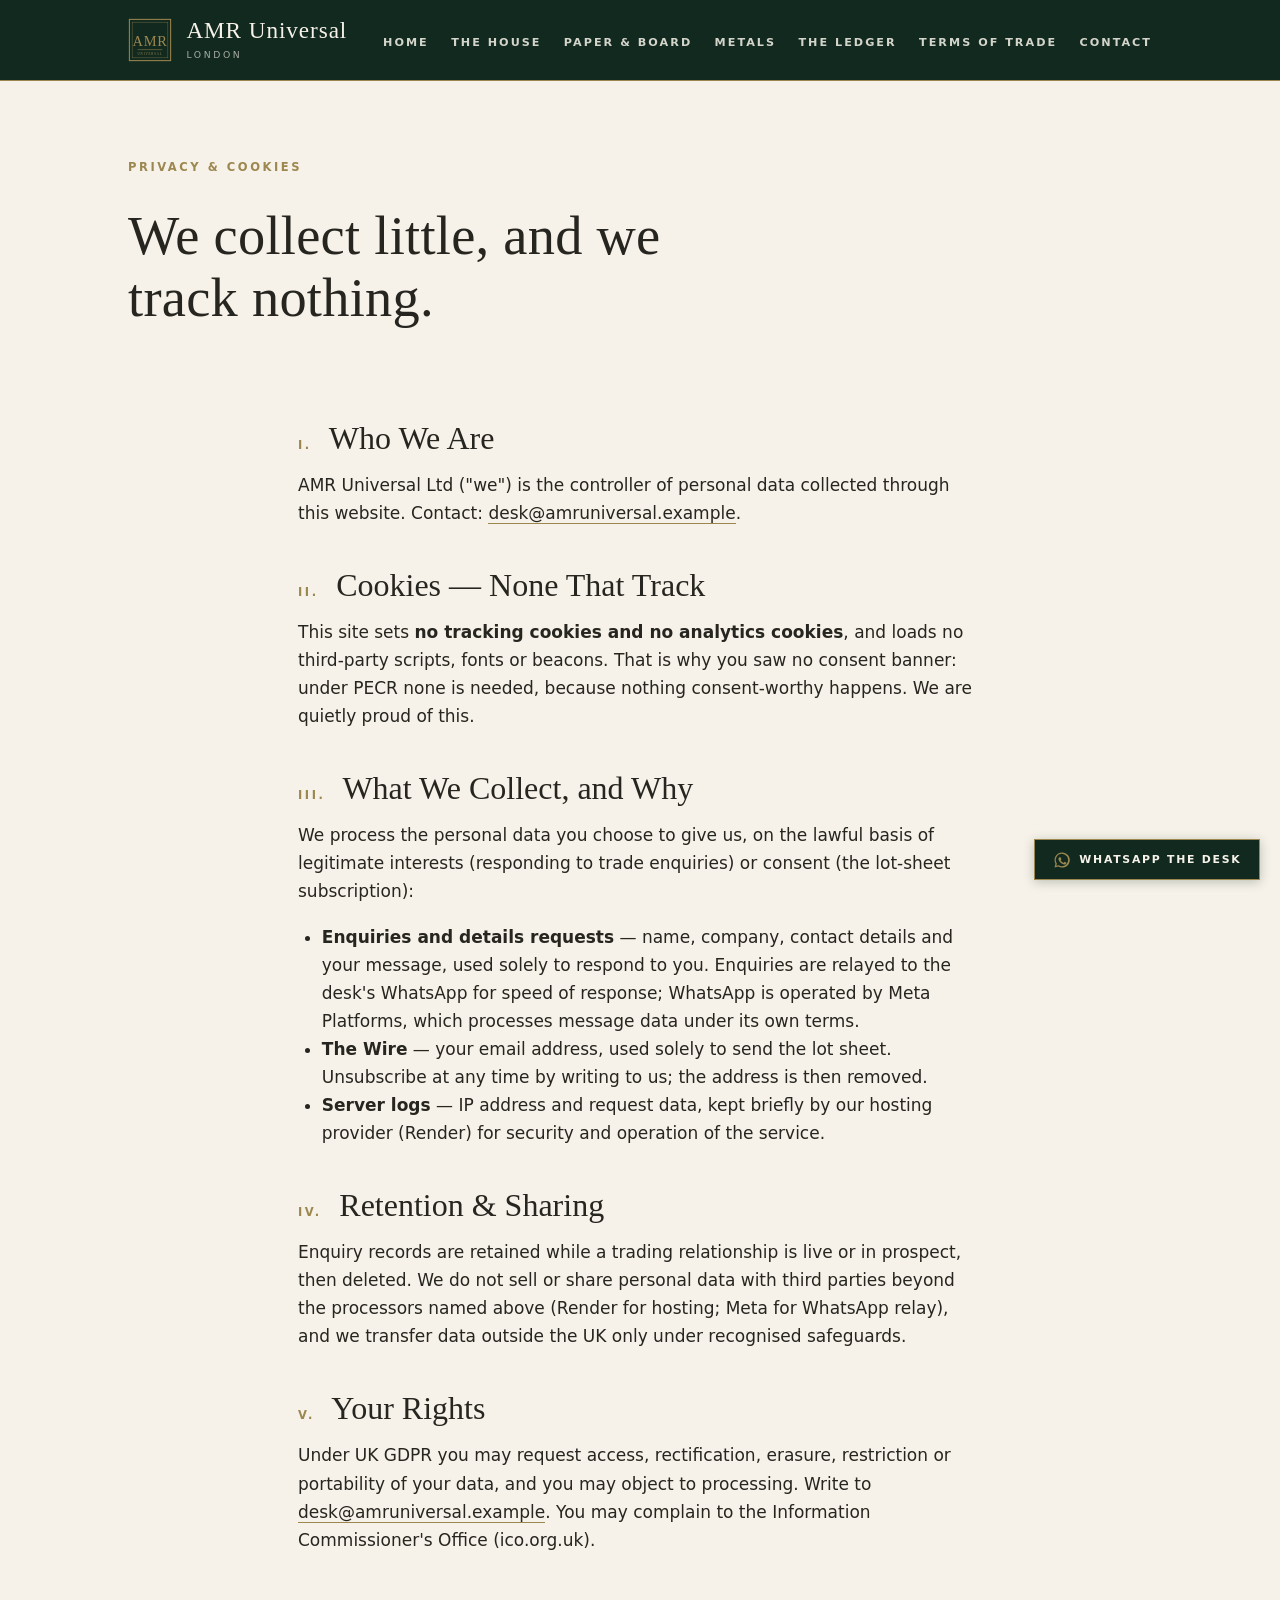
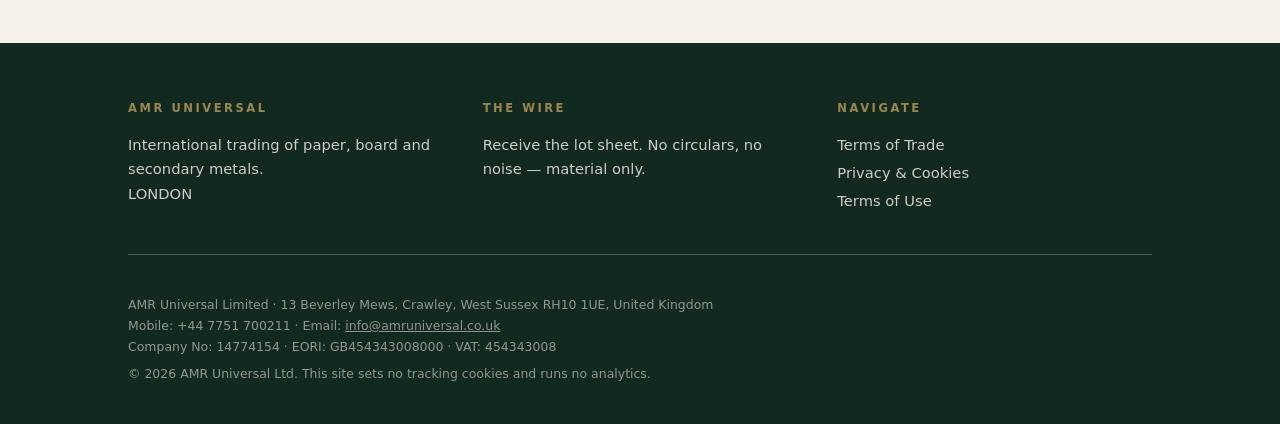
<file: privacy/index.html>
<!DOCTYPE html>
<html lang="en-GB">
<head>
  <meta charset="utf-8">
  <meta name="viewport" content="width=device-width, initial-scale=1">
  <title>Privacy &amp; Cookies · AMR Universal LTD</title>
  <meta name="description" content="How AMR Universal LTD handles personal data. No tracking cookies, no analytics.">
  <link rel="canonical" href="https://amruniversal.co.uk/privacy">
  <meta property="og:site_name" content="AMR Universal LTD">
  <meta property="og:title" content="Privacy &amp; Cookies · AMR Universal LTD">
  <meta property="og:description" content="How AMR Universal LTD handles personal data. No tracking cookies, no analytics.">
  <meta property="og:url" content="https://amruniversal.co.uk/privacy">
  <meta property="og:type" content="website">
  <meta name="theme-color" content="#12291f">
  <link rel="icon" type="image/svg+xml" href="/img/favicon.svg">
  <link rel="stylesheet" href="/css/style.css?v=4">
  <script type="application/ld+json">
  {
    "@context": "https://schema.org",
    "@type": "Organization",
    "name": "AMR Universal Ltd",
    "url": "https://amruniversal.co.uk/",
    "logo": "https://amruniversal.co.uk/img/monogram.svg",
    "founder": { "@type": "Person", "name": "Nishant Makhija" },
    "description": "International trading of paper, board and secondary metals across the UK, Europe and North America.",
    "areaServed": ["GB", "EU", "US", "CA"],
    "knowsAbout": ["paper stocklots", "testliner", "kraftliner", "paper board trading", "scrap steel", "aluminium scrap", "cast iron"]
  }
  </script>
</head>
<body data-static-site="true" data-whatsapp="447751700211" data-email="desk@amruniversal.example">
<a class="skip" href="#main">Skip to content</a>
<header class="masthead">
  <div class="masthead-inner">
    <a class="wordmark" href="/" aria-label="AMR Universal — home">
      <svg class="monogram" viewBox="0 0 64 64" aria-hidden="true"><use href="/img/monogram.svg#amr"></use></svg>
      <span class="wordmark-text">
        <span class="wordmark-name">AMR&nbsp;Universal</span>
        <span class="wordmark-sub">LONDON</span>
      </span>
    </a>
    <nav class="nav" aria-label="Primary">
      <button class="nav-toggle" aria-expanded="false" aria-controls="nav-list">Menu</button>
      <ul id="nav-list">
        <li><a href="/" >Home</a></li>
        <li><a href="/the-house" >The House</a></li>
        <li><a href="/paper-and-board" >Paper &amp; Board</a></li>
        <li><a href="/metals" >Metals</a></li>
        <li><a href="/live-desk" >Live Desk</a></li>
        <li><a href="/ledger" >The Ledger</a></li>
        <li><a href="/terms-of-trade" >Terms of Trade</a></li>
        <li><a href="/contact" >Contact</a></li>
      </ul>
    </nav>
  </div>
</header>
<main id="main">


<section class="page-head">
  <div class="section-inner">
    <p class="smallcaps section-no">Privacy &amp; Cookies</p>
    <h1>We collect little, and we track nothing.</h1>
  </div>
</section>

<section class="section">
  <div class="section-inner narrow terms-body">
    <h2><span class="smallcaps section-no">I.</span> Who We Are</h2>
    <p>AMR Universal Ltd ("we") is the controller of personal data collected through this website. Contact: <a class="quiet-link" href="mailto:desk@amruniversal.example">desk@amruniversal.example</a>.</p>

    <h2><span class="smallcaps section-no">II.</span> Cookies — None That Track</h2>
    <p>This site sets <strong>no tracking cookies and no analytics cookies</strong>, and loads no third-party scripts, fonts or beacons. That is why you saw no consent banner: under PECR none is needed, because nothing consent-worthy happens. We are quietly proud of this.</p>

    <h2><span class="smallcaps section-no">III.</span> What We Collect, and Why</h2>
    <p>We process the personal data you choose to give us, on the lawful basis of legitimate interests (responding to trade enquiries) or consent (the lot-sheet subscription):</p>
    <ul>
      <li><strong>Enquiries and details requests</strong> — name, company, contact details and your message, used solely to respond to you. Enquiries are relayed to the desk's WhatsApp for speed of response; WhatsApp is operated by Meta Platforms, which processes message data under its own terms.</li>
      <li><strong>The Wire</strong> — your email address, used solely to send the lot sheet. Unsubscribe at any time by writing to us; the address is then removed.</li>
      <li><strong>Server logs</strong> — IP address and request data, kept briefly by our hosting provider (Render) for security and operation of the service.</li>
    </ul>

    <h2><span class="smallcaps section-no">IV.</span> Retention &amp; Sharing</h2>
    <p>Enquiry records are retained while a trading relationship is live or in prospect, then deleted. We do not sell or share personal data with third parties beyond the processors named above (Render for hosting; Meta for WhatsApp relay), and we transfer data outside the UK only under recognised safeguards.</p>

    <h2><span class="smallcaps section-no">V.</span> Your Rights</h2>
    <p>Under UK GDPR you may request access, rectification, erasure, restriction or portability of your data, and you may object to processing. Write to <a class="quiet-link" href="mailto:desk@amruniversal.example">desk@amruniversal.example</a>. You may complain to the Information Commissioner's Office (ico.org.uk).</p>
  </div>
</section>

</main>
<footer class="colophon">
  <div class="colophon-inner">
    <div class="colophon-grid">
      <div>
        <p class="smallcaps">AMR Universal</p>
        <p class="colophon-note">International trading of paper, board and secondary metals.<br>LONDON</p>
      </div>
      <div>
        <p class="smallcaps">The Wire</p>
        <p class="colophon-note">Receive the lot sheet. No circulars, no noise — material only.</p>
        <form class="wire-form" data-wire-form action="/api/subscribe" method="post">
          <input type="email" name="email" required placeholder="Email address" aria-label="Email address">
          <input type="text" name="website" class="hp" tabindex="-1" autocomplete="off" aria-hidden="true">
          <button type="submit">Subscribe</button>
        </form>
        <p class="wire-confirm" data-wire-confirm hidden>Noted. You are on the list.</p>
      </div>
      <div>
        <p class="smallcaps">Navigate</p>
        <ul class="colophon-links">
          <li><a href="/live-desk">Live Desk</a></li>
          <li><a href="/terms-of-trade">Terms of Trade</a></li>
<li><a href="/privacy">Privacy &amp; Cookies</a></li>
          <li><a href="/terms-of-use">Terms of Use</a></li>
        </ul>
      </div>
    </div>
    <hr class="rule">
    <p class="statutory">AMR Universal Limited · 13 Beverley Mews, Crawley, West Sussex RH10 1UE, United Kingdom<br>Mobile: +44 7751 700211 · Email: <a href="mailto:info@amruniversal.co.uk">info@amruniversal.co.uk</a><br>Company No: 14774154 · EORI: GB454343008000 · VAT: 454343008</p>
    <p class="statutory">© 2026 AMR Universal Ltd. This site sets no tracking cookies and runs no analytics.</p>
  </div>
</footer>
<a class="wa-float" href="https://wa.me/447751700211?text=Enquiry%20for%20the%20AMR%20desk%3A%20" target="_blank" rel="noopener" aria-label="WhatsApp the desk">
  <svg viewBox="0 0 24 24" aria-hidden="true" fill="currentColor"><path d="M12 2a10 10 0 0 0-8.7 14.9L2 22l5.3-1.4A10 10 0 1 0 12 2zm0 1.8a8.2 8.2 0 1 1-4.2 15.3l-.3-.2-3.1.8.8-3-.2-.3A8.2 8.2 0 0 1 12 3.8zm-3.1 4.5c-.2 0-.5.1-.7.4-.2.3-.9.9-.9 2.1 0 1.2.9 2.4 1 2.6.1.2 1.8 2.9 4.5 3.9 2.2.9 2.7.7 3.2.7.5-.1 1.5-.6 1.7-1.2.2-.6.2-1.1.2-1.2-.1-.1-.2-.2-.5-.3l-1.7-.8c-.2-.1-.4-.1-.6.1l-.8 1c-.1.2-.3.2-.5.1-.3-.1-1.1-.4-2.1-1.3-.8-.7-1.3-1.5-1.4-1.8-.1-.2 0-.4.1-.5l.4-.5c.1-.2.2-.3.3-.5.1-.2 0-.4 0-.5l-.8-1.9c-.2-.4-.4-.4-.6-.4h-.5z"/></svg>
  <span>WhatsApp the desk</span>
</a>
<script src="/js/site.js" defer></script>
</body>
</html>
</file>
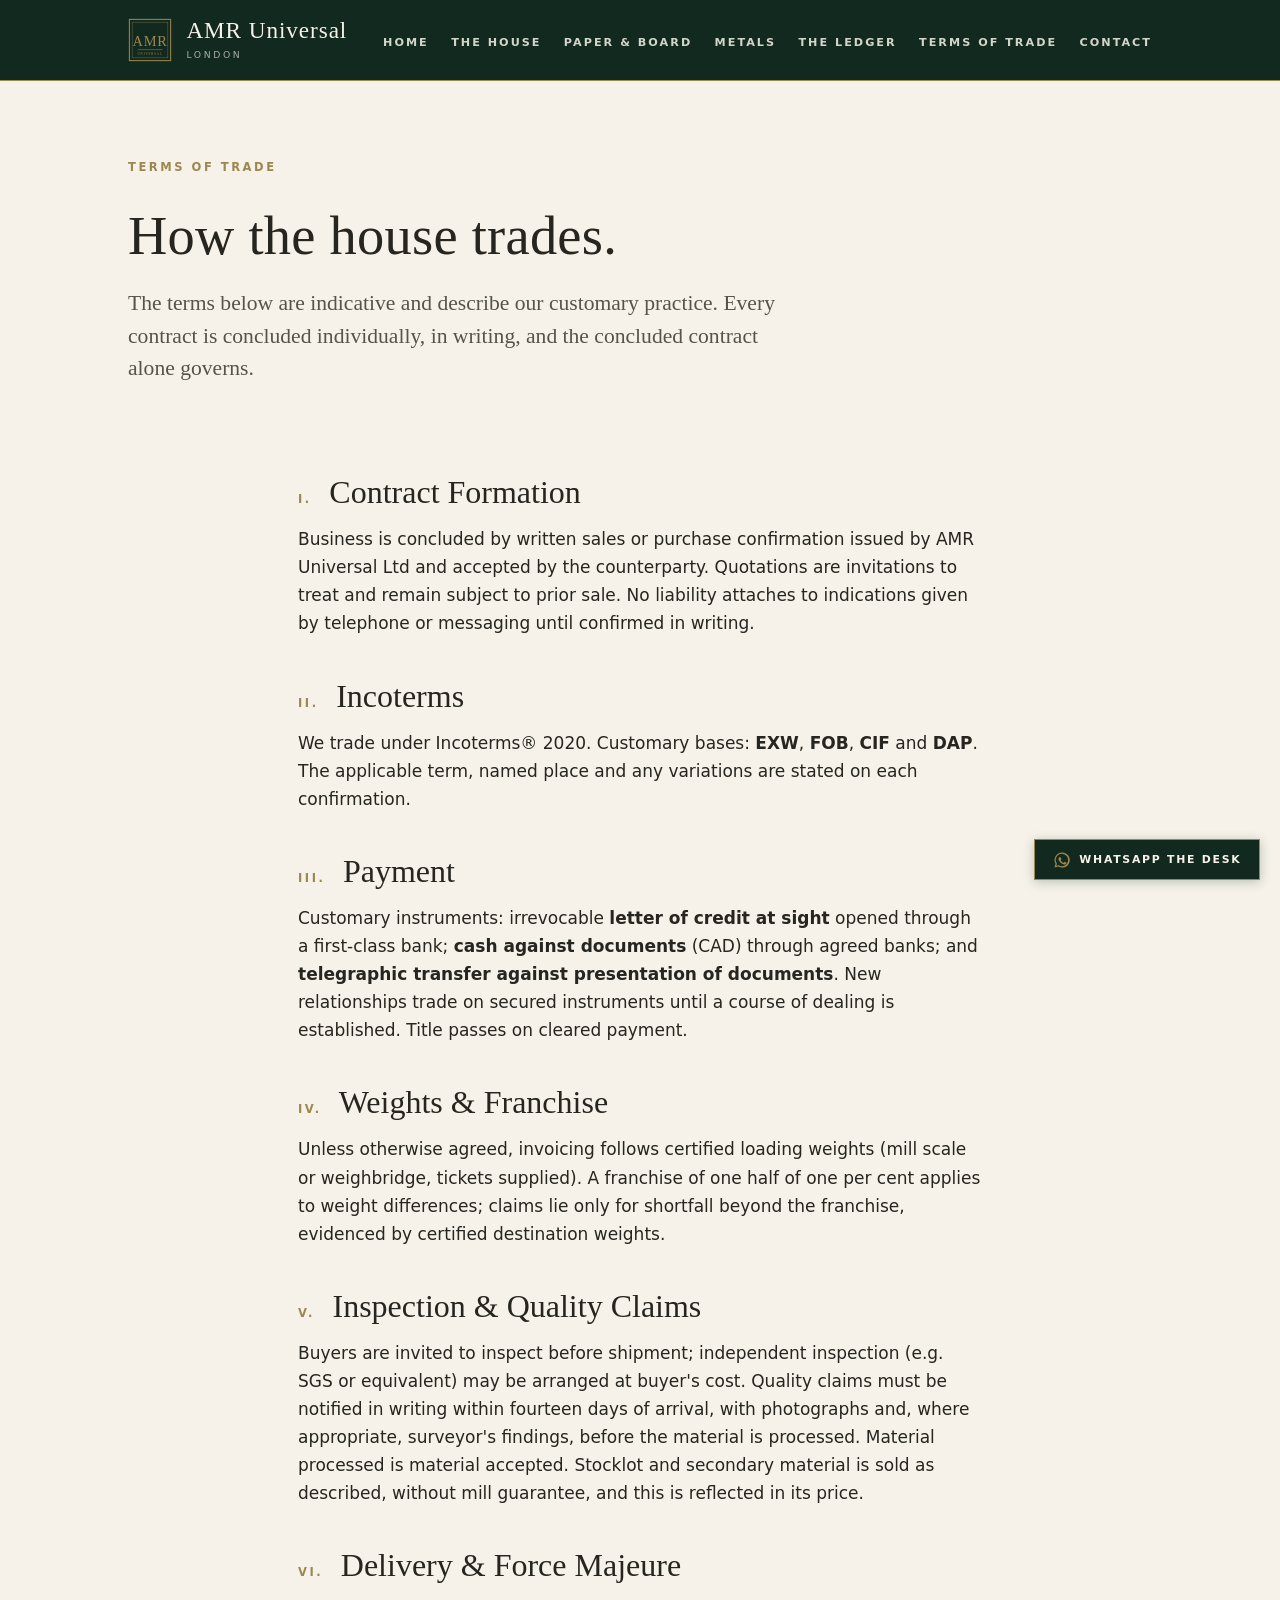
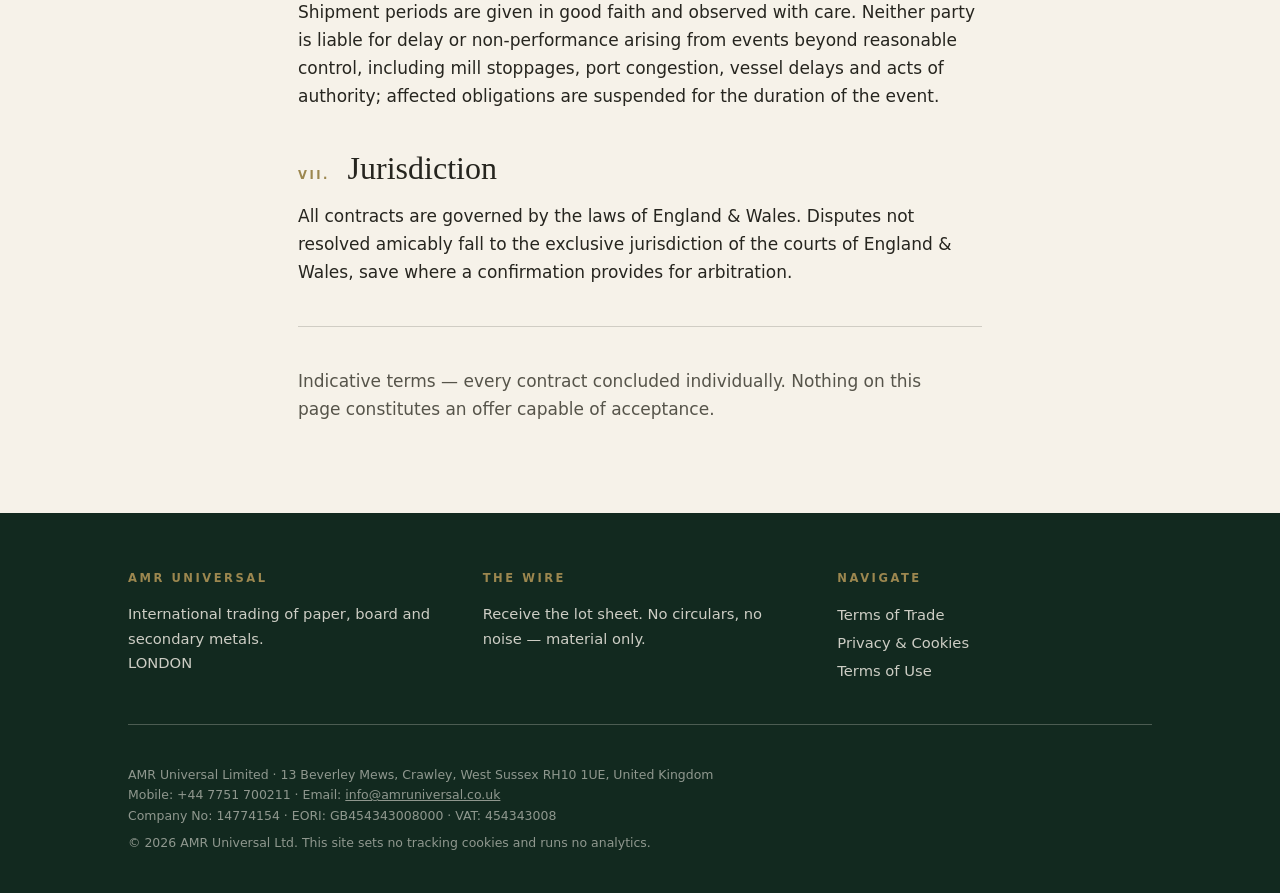
<file: terms-of-trade/index.html>
<!DOCTYPE html>
<html lang="en-GB">
<head>
  <meta charset="utf-8">
  <meta name="viewport" content="width=device-width, initial-scale=1">
  <title>Terms of Trade · AMR Universal LTD</title>
  <meta name="description" content="Indicative terms of trade: Incoterms handled, payment instruments, inspection and claims procedure, jurisdiction. Every contract concluded individually.">
  <link rel="canonical" href="https://amruniversal.co.uk/terms-of-trade">
  <meta property="og:site_name" content="AMR Universal LTD">
  <meta property="og:title" content="Terms of Trade · AMR Universal LTD">
  <meta property="og:description" content="Indicative terms of trade: Incoterms handled, payment instruments, inspection and claims procedure, jurisdiction. Every contract concluded individually.">
  <meta property="og:url" content="https://amruniversal.co.uk/terms-of-trade">
  <meta property="og:type" content="website">
  <meta name="theme-color" content="#12291f">
  <link rel="icon" type="image/svg+xml" href="/img/favicon.svg">
  <link rel="stylesheet" href="/css/style.css?v=4">
  <script type="application/ld+json">
  {
    "@context": "https://schema.org",
    "@type": "Organization",
    "name": "AMR Universal Ltd",
    "url": "https://amruniversal.co.uk/",
    "logo": "https://amruniversal.co.uk/img/monogram.svg",
    "founder": { "@type": "Person", "name": "Nishant Makhija" },
    "description": "International trading of paper, board and secondary metals across the UK, Europe and North America.",
    "areaServed": ["GB", "EU", "US", "CA"],
    "knowsAbout": ["paper stocklots", "testliner", "kraftliner", "paper board trading", "scrap steel", "aluminium scrap", "cast iron"]
  }
  </script>
</head>
<body data-static-site="true" data-whatsapp="447751700211" data-email="desk@amruniversal.example">
<a class="skip" href="#main">Skip to content</a>
<header class="masthead">
  <div class="masthead-inner">
    <a class="wordmark" href="/" aria-label="AMR Universal — home">
      <svg class="monogram" viewBox="0 0 64 64" aria-hidden="true"><use href="/img/monogram.svg#amr"></use></svg>
      <span class="wordmark-text">
        <span class="wordmark-name">AMR&nbsp;Universal</span>
        <span class="wordmark-sub">LONDON</span>
      </span>
    </a>
    <nav class="nav" aria-label="Primary">
      <button class="nav-toggle" aria-expanded="false" aria-controls="nav-list">Menu</button>
      <ul id="nav-list">
        <li><a href="/" >Home</a></li>
        <li><a href="/the-house" >The House</a></li>
        <li><a href="/paper-and-board" >Paper &amp; Board</a></li>
        <li><a href="/metals" >Metals</a></li>
        <li><a href="/live-desk" >Live Desk</a></li>
        <li><a href="/ledger" >The Ledger</a></li>
        <li><a href="/terms-of-trade" aria-current=&#34;page&#34;>Terms of Trade</a></li>
        <li><a href="/contact" >Contact</a></li>
      </ul>
    </nav>
  </div>
</header>
<main id="main">


<section class="page-head">
  <div class="section-inner">
    <p class="smallcaps section-no">Terms of Trade</p>
    <h1>How the house trades.</h1>
    <p class="lede">The terms below are indicative and describe our customary practice. Every contract is concluded individually, in writing, and the concluded contract alone governs.</p>
  </div>
</section>

<section class="section">
  <div class="section-inner narrow terms-body">
    <h2><span class="smallcaps section-no">I.</span> Contract Formation</h2>
    <p>Business is concluded by written sales or purchase confirmation issued by AMR Universal Ltd and accepted by the counterparty. Quotations are invitations to treat and remain subject to prior sale. No liability attaches to indications given by telephone or messaging until confirmed in writing.</p>

    <h2><span class="smallcaps section-no">II.</span> Incoterms</h2>
    <p>We trade under Incoterms® 2020. Customary bases: <strong>EXW</strong>, <strong>FOB</strong>, <strong>CIF</strong> and <strong>DAP</strong>. The applicable term, named place and any variations are stated on each confirmation.</p>

    <h2><span class="smallcaps section-no">III.</span> Payment</h2>
    <p>Customary instruments: irrevocable <strong>letter of credit at sight</strong> opened through a first-class bank; <strong>cash against documents</strong> (CAD) through agreed banks; and <strong>telegraphic transfer against presentation of documents</strong>. New relationships trade on secured instruments until a course of dealing is established. Title passes on cleared payment.</p>

    <h2><span class="smallcaps section-no">IV.</span> Weights &amp; Franchise</h2>
    <p>Unless otherwise agreed, invoicing follows certified loading weights (mill scale or weighbridge, tickets supplied). A franchise of one half of one per cent applies to weight differences; claims lie only for shortfall beyond the franchise, evidenced by certified destination weights.</p>

    <h2><span class="smallcaps section-no">V.</span> Inspection &amp; Quality Claims</h2>
    <p>Buyers are invited to inspect before shipment; independent inspection (e.g. SGS or equivalent) may be arranged at buyer's cost. Quality claims must be notified in writing within fourteen days of arrival, with photographs and, where appropriate, surveyor's findings, before the material is processed. Material processed is material accepted. Stocklot and secondary material is sold as described, without mill guarantee, and this is reflected in its price.</p>

    <h2><span class="smallcaps section-no">VI.</span> Delivery &amp; Force Majeure</h2>
    <p>Shipment periods are given in good faith and observed with care. Neither party is liable for delay or non-performance arising from events beyond reasonable control, including mill stoppages, port congestion, vessel delays and acts of authority; affected obligations are suspended for the duration of the event.</p>

    <h2><span class="smallcaps section-no">VII.</span> Jurisdiction</h2>
    <p>All contracts are governed by the laws of England &amp; Wales. Disputes not resolved amicably fall to the exclusive jurisdiction of the courts of England &amp; Wales, save where a confirmation provides for arbitration.</p>

    <hr class="rule">
    <p class="narrow-note quiet">Indicative terms — every contract concluded individually. Nothing on this page constitutes an offer capable of acceptance.</p>
  </div>
</section>

</main>
<footer class="colophon">
  <div class="colophon-inner">
    <div class="colophon-grid">
      <div>
        <p class="smallcaps">AMR Universal</p>
        <p class="colophon-note">International trading of paper, board and secondary metals.<br>LONDON</p>
      </div>
      <div>
        <p class="smallcaps">The Wire</p>
        <p class="colophon-note">Receive the lot sheet. No circulars, no noise — material only.</p>
        <form class="wire-form" data-wire-form action="/api/subscribe" method="post">
          <input type="email" name="email" required placeholder="Email address" aria-label="Email address">
          <input type="text" name="website" class="hp" tabindex="-1" autocomplete="off" aria-hidden="true">
          <button type="submit">Subscribe</button>
        </form>
        <p class="wire-confirm" data-wire-confirm hidden>Noted. You are on the list.</p>
      </div>
      <div>
        <p class="smallcaps">Navigate</p>
        <ul class="colophon-links">
          <li><a href="/live-desk">Live Desk</a></li>
          <li><a href="/terms-of-trade">Terms of Trade</a></li>
<li><a href="/privacy">Privacy &amp; Cookies</a></li>
          <li><a href="/terms-of-use">Terms of Use</a></li>
        </ul>
      </div>
    </div>
    <hr class="rule">
    <p class="statutory">AMR Universal Limited · 13 Beverley Mews, Crawley, West Sussex RH10 1UE, United Kingdom<br>Mobile: +44 7751 700211 · Email: <a href="mailto:info@amruniversal.co.uk">info@amruniversal.co.uk</a><br>Company No: 14774154 · EORI: GB454343008000 · VAT: 454343008</p>
    <p class="statutory">© 2026 AMR Universal Ltd. This site sets no tracking cookies and runs no analytics.</p>
  </div>
</footer>
<a class="wa-float" href="https://wa.me/447751700211?text=Enquiry%20for%20the%20AMR%20desk%3A%20" target="_blank" rel="noopener" aria-label="WhatsApp the desk">
  <svg viewBox="0 0 24 24" aria-hidden="true" fill="currentColor"><path d="M12 2a10 10 0 0 0-8.7 14.9L2 22l5.3-1.4A10 10 0 1 0 12 2zm0 1.8a8.2 8.2 0 1 1-4.2 15.3l-.3-.2-3.1.8.8-3-.2-.3A8.2 8.2 0 0 1 12 3.8zm-3.1 4.5c-.2 0-.5.1-.7.4-.2.3-.9.9-.9 2.1 0 1.2.9 2.4 1 2.6.1.2 1.8 2.9 4.5 3.9 2.2.9 2.7.7 3.2.7.5-.1 1.5-.6 1.7-1.2.2-.6.2-1.1.2-1.2-.1-.1-.2-.2-.5-.3l-1.7-.8c-.2-.1-.4-.1-.6.1l-.8 1c-.1.2-.3.2-.5.1-.3-.1-1.1-.4-2.1-1.3-.8-.7-1.3-1.5-1.4-1.8-.1-.2 0-.4.1-.5l.4-.5c.1-.2.2-.3.3-.5.1-.2 0-.4 0-.5l-.8-1.9c-.2-.4-.4-.4-.6-.4h-.5z"/></svg>
  <span>WhatsApp the desk</span>
</a>
<script src="/js/site.js" defer></script>
</body>
</html>
</file>
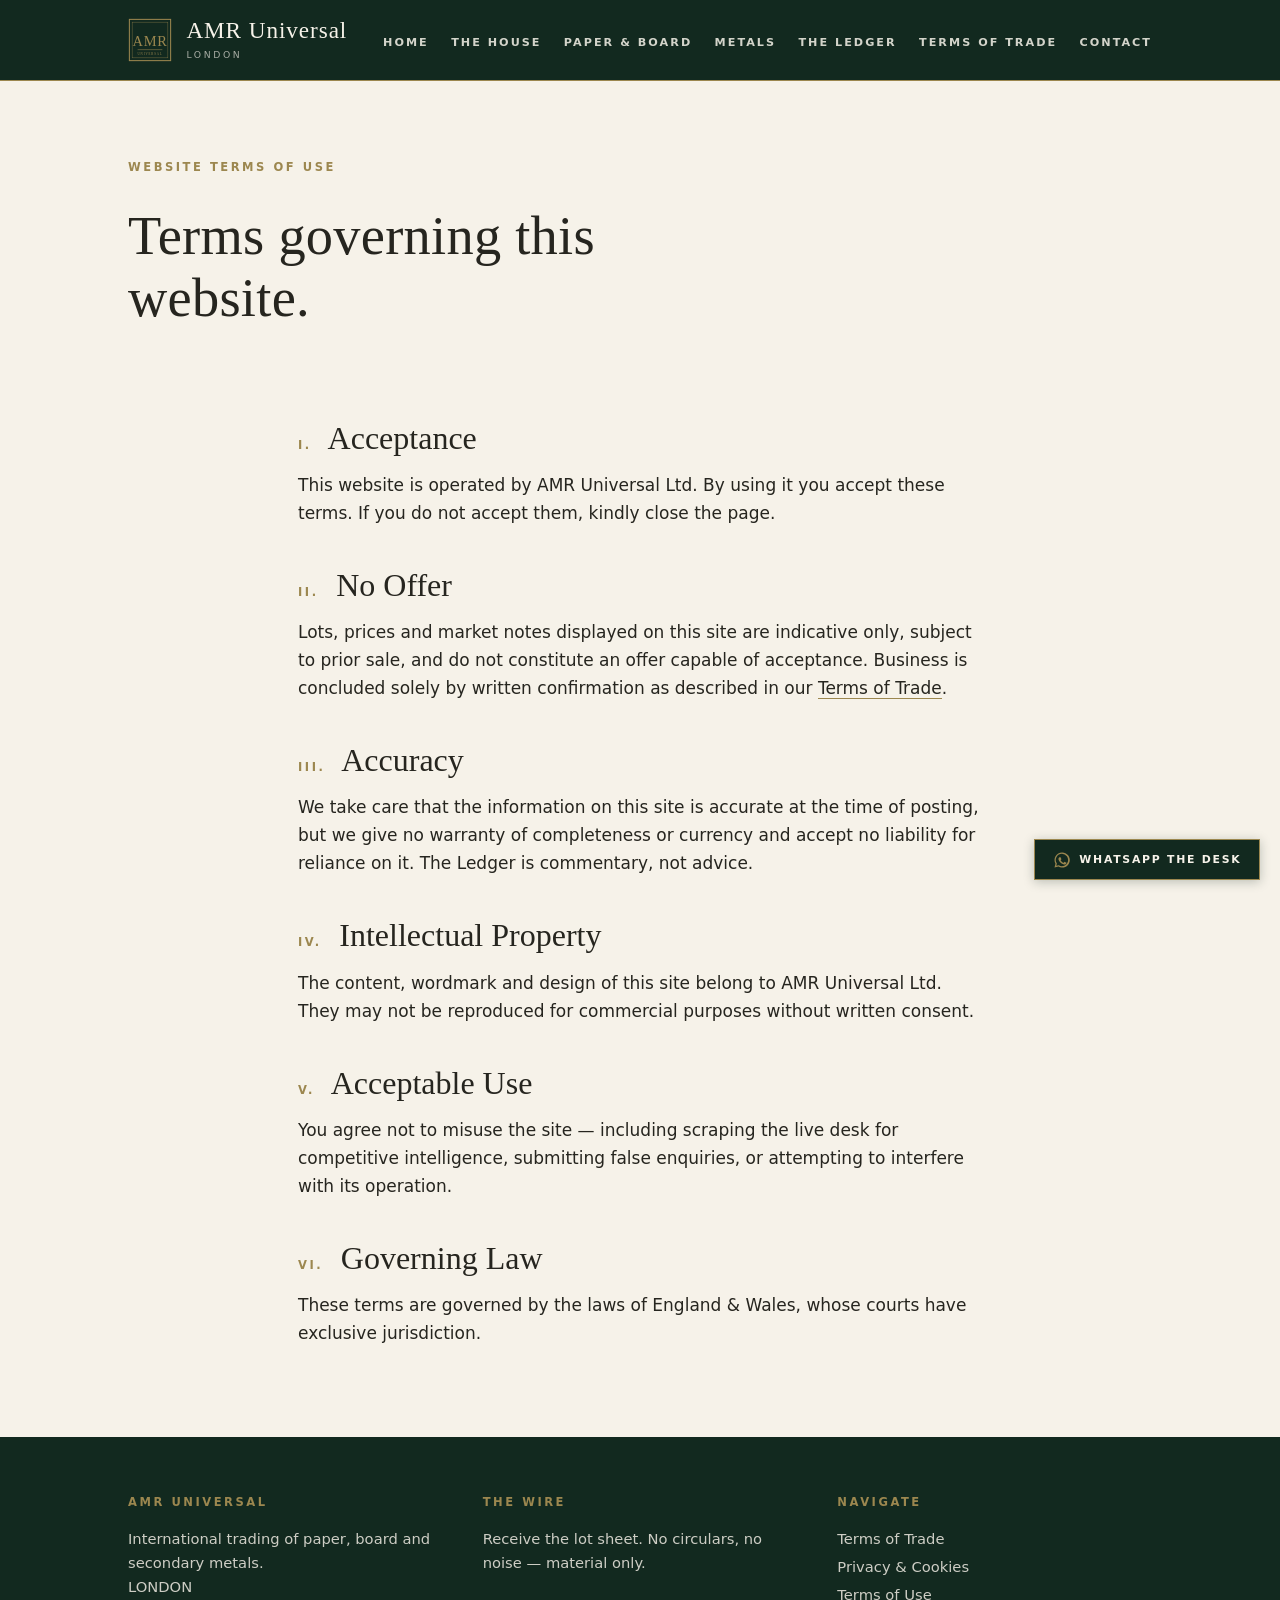
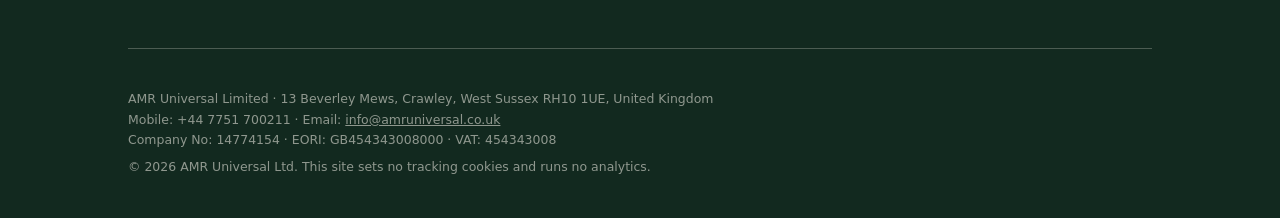
<file: terms-of-use/index.html>
<!DOCTYPE html>
<html lang="en-GB">
<head>
  <meta charset="utf-8">
  <meta name="viewport" content="width=device-width, initial-scale=1">
  <title>Website Terms of Use · AMR Universal LTD</title>
  <meta name="description" content="Terms governing the use of this website.">
  <link rel="canonical" href="https://amruniversal.co.uk/terms-of-use">
  <meta property="og:site_name" content="AMR Universal LTD">
  <meta property="og:title" content="Website Terms of Use · AMR Universal LTD">
  <meta property="og:description" content="Terms governing the use of this website.">
  <meta property="og:url" content="https://amruniversal.co.uk/terms-of-use">
  <meta property="og:type" content="website">
  <meta name="theme-color" content="#12291f">
  <link rel="icon" type="image/svg+xml" href="/img/favicon.svg">
  <link rel="stylesheet" href="/css/style.css?v=4">
  <script type="application/ld+json">
  {
    "@context": "https://schema.org",
    "@type": "Organization",
    "name": "AMR Universal Ltd",
    "url": "https://amruniversal.co.uk/",
    "logo": "https://amruniversal.co.uk/img/monogram.svg",
    "founder": { "@type": "Person", "name": "Nishant Makhija" },
    "description": "International trading of paper, board and secondary metals across the UK, Europe and North America.",
    "areaServed": ["GB", "EU", "US", "CA"],
    "knowsAbout": ["paper stocklots", "testliner", "kraftliner", "paper board trading", "scrap steel", "aluminium scrap", "cast iron"]
  }
  </script>
</head>
<body data-static-site="true" data-whatsapp="447751700211" data-email="desk@amruniversal.example">
<a class="skip" href="#main">Skip to content</a>
<header class="masthead">
  <div class="masthead-inner">
    <a class="wordmark" href="/" aria-label="AMR Universal — home">
      <svg class="monogram" viewBox="0 0 64 64" aria-hidden="true"><use href="/img/monogram.svg#amr"></use></svg>
      <span class="wordmark-text">
        <span class="wordmark-name">AMR&nbsp;Universal</span>
        <span class="wordmark-sub">LONDON</span>
      </span>
    </a>
    <nav class="nav" aria-label="Primary">
      <button class="nav-toggle" aria-expanded="false" aria-controls="nav-list">Menu</button>
      <ul id="nav-list">
        <li><a href="/" >Home</a></li>
        <li><a href="/the-house" >The House</a></li>
        <li><a href="/paper-and-board" >Paper &amp; Board</a></li>
        <li><a href="/metals" >Metals</a></li>
        <li><a href="/live-desk" >Live Desk</a></li>
        <li><a href="/ledger" >The Ledger</a></li>
        <li><a href="/terms-of-trade" >Terms of Trade</a></li>
        <li><a href="/contact" >Contact</a></li>
      </ul>
    </nav>
  </div>
</header>
<main id="main">


<section class="page-head">
  <div class="section-inner">
    <p class="smallcaps section-no">Website Terms of Use</p>
    <h1>Terms governing this website.</h1>
  </div>
</section>

<section class="section">
  <div class="section-inner narrow terms-body">
    <h2><span class="smallcaps section-no">I.</span> Acceptance</h2>
    <p>This website is operated by AMR Universal Ltd. By using it you accept these terms. If you do not accept them, kindly close the page.</p>

    <h2><span class="smallcaps section-no">II.</span> No Offer</h2>
    <p>Lots, prices and market notes displayed on this site are indicative only, subject to prior sale, and do not constitute an offer capable of acceptance. Business is concluded solely by written confirmation as described in our <a class="quiet-link" href="/terms-of-trade">Terms of Trade</a>.</p>

    <h2><span class="smallcaps section-no">III.</span> Accuracy</h2>
    <p>We take care that the information on this site is accurate at the time of posting, but we give no warranty of completeness or currency and accept no liability for reliance on it. The Ledger is commentary, not advice.</p>

    <h2><span class="smallcaps section-no">IV.</span> Intellectual Property</h2>
    <p>The content, wordmark and design of this site belong to AMR Universal Ltd. They may not be reproduced for commercial purposes without written consent.</p>

    <h2><span class="smallcaps section-no">V.</span> Acceptable Use</h2>
    <p>You agree not to misuse the site — including scraping the live desk for competitive intelligence, submitting false enquiries, or attempting to interfere with its operation.</p>

    <h2><span class="smallcaps section-no">VI.</span> Governing Law</h2>
    <p>These terms are governed by the laws of England &amp; Wales, whose courts have exclusive jurisdiction.</p>
  </div>
</section>

</main>
<footer class="colophon">
  <div class="colophon-inner">
    <div class="colophon-grid">
      <div>
        <p class="smallcaps">AMR Universal</p>
        <p class="colophon-note">International trading of paper, board and secondary metals.<br>LONDON</p>
      </div>
      <div>
        <p class="smallcaps">The Wire</p>
        <p class="colophon-note">Receive the lot sheet. No circulars, no noise — material only.</p>
        <form class="wire-form" data-wire-form action="/api/subscribe" method="post">
          <input type="email" name="email" required placeholder="Email address" aria-label="Email address">
          <input type="text" name="website" class="hp" tabindex="-1" autocomplete="off" aria-hidden="true">
          <button type="submit">Subscribe</button>
        </form>
        <p class="wire-confirm" data-wire-confirm hidden>Noted. You are on the list.</p>
      </div>
      <div>
        <p class="smallcaps">Navigate</p>
        <ul class="colophon-links">
          <li><a href="/live-desk">Live Desk</a></li>
          <li><a href="/terms-of-trade">Terms of Trade</a></li>
<li><a href="/privacy">Privacy &amp; Cookies</a></li>
          <li><a href="/terms-of-use">Terms of Use</a></li>
        </ul>
      </div>
    </div>
    <hr class="rule">
    <p class="statutory">AMR Universal Limited · 13 Beverley Mews, Crawley, West Sussex RH10 1UE, United Kingdom<br>Mobile: +44 7751 700211 · Email: <a href="mailto:info@amruniversal.co.uk">info@amruniversal.co.uk</a><br>Company No: 14774154 · EORI: GB454343008000 · VAT: 454343008</p>
    <p class="statutory">© 2026 AMR Universal Ltd. This site sets no tracking cookies and runs no analytics.</p>
  </div>
</footer>
<a class="wa-float" href="https://wa.me/447751700211?text=Enquiry%20for%20the%20AMR%20desk%3A%20" target="_blank" rel="noopener" aria-label="WhatsApp the desk">
  <svg viewBox="0 0 24 24" aria-hidden="true" fill="currentColor"><path d="M12 2a10 10 0 0 0-8.7 14.9L2 22l5.3-1.4A10 10 0 1 0 12 2zm0 1.8a8.2 8.2 0 1 1-4.2 15.3l-.3-.2-3.1.8.8-3-.2-.3A8.2 8.2 0 0 1 12 3.8zm-3.1 4.5c-.2 0-.5.1-.7.4-.2.3-.9.9-.9 2.1 0 1.2.9 2.4 1 2.6.1.2 1.8 2.9 4.5 3.9 2.2.9 2.7.7 3.2.7.5-.1 1.5-.6 1.7-1.2.2-.6.2-1.1.2-1.2-.1-.1-.2-.2-.5-.3l-1.7-.8c-.2-.1-.4-.1-.6.1l-.8 1c-.1.2-.3.2-.5.1-.3-.1-1.1-.4-2.1-1.3-.8-.7-1.3-1.5-1.4-1.8-.1-.2 0-.4.1-.5l.4-.5c.1-.2.2-.3.3-.5.1-.2 0-.4 0-.5l-.8-1.9c-.2-.4-.4-.4-.6-.4h-.5z"/></svg>
  <span>WhatsApp the desk</span>
</a>
<script src="/js/site.js" defer></script>
</body>
</html>
</file>
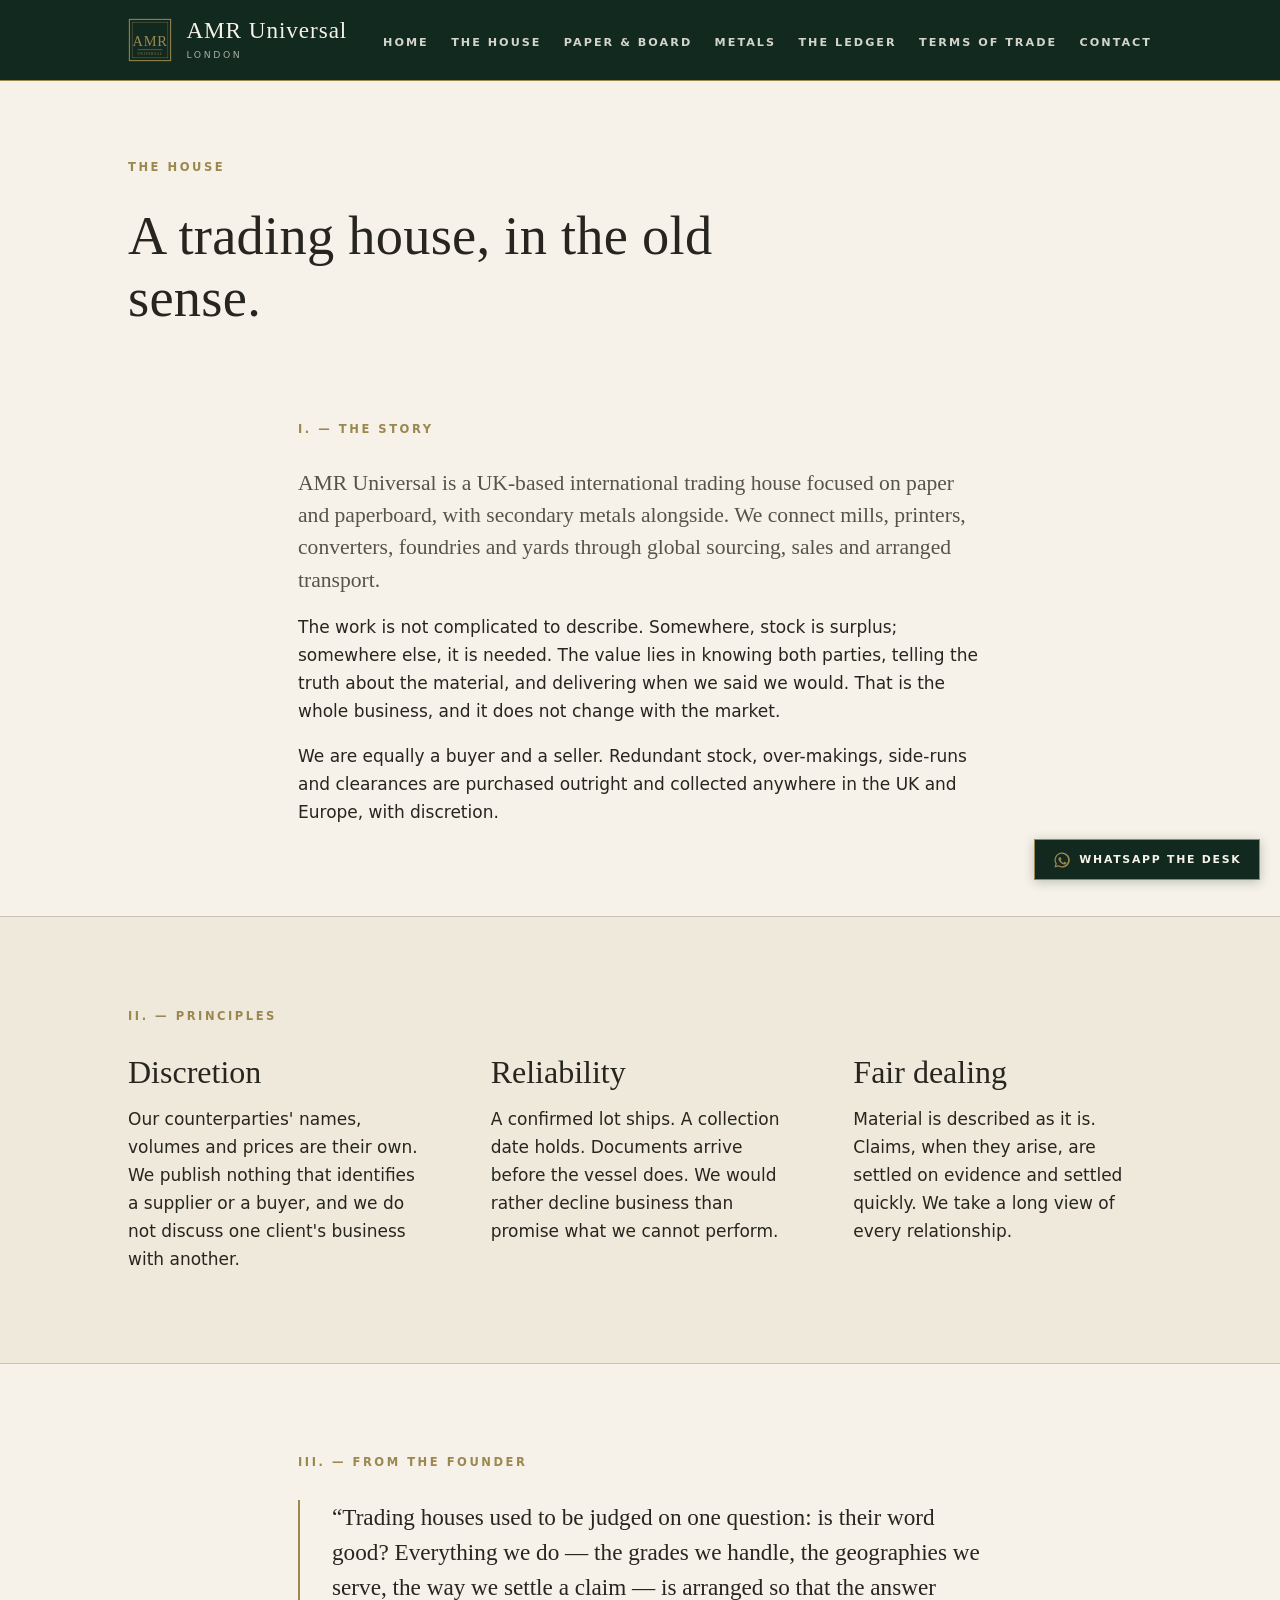
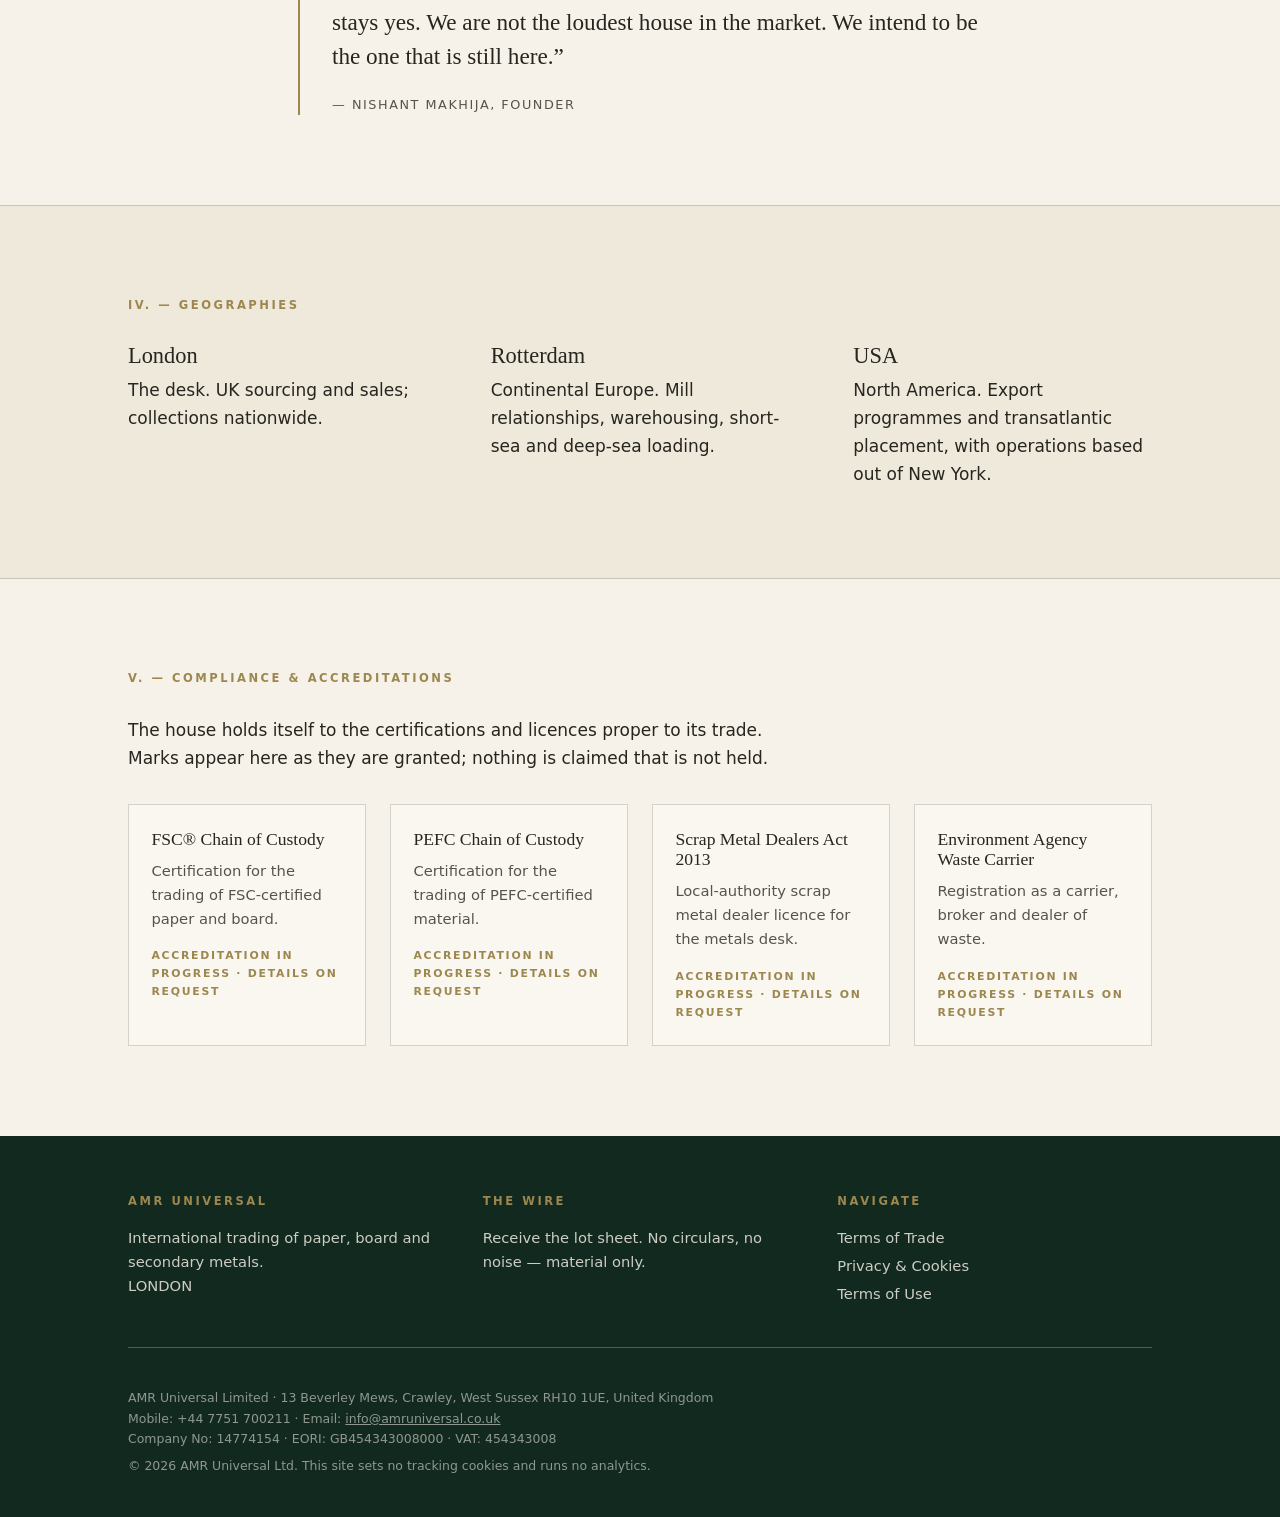
<file: the-house/index.html>
<!DOCTYPE html>
<html lang="en-GB">
<head>
  <meta charset="utf-8">
  <meta name="viewport" content="width=device-width, initial-scale=1">
  <title>About AMR Universal | UK Trading House</title>
  <meta name="description" content="Learn about AMR Universal, a UK-based trading house supplying paper and paperboard and trading secondary metals for mills, converters and manufacturers.">
  <link rel="canonical" href="https://amruniversal.co.uk/the-house">
  <meta property="og:site_name" content="AMR Universal Limited">
  <meta property="og:title" content="About AMR Universal | UK Trading House">
  <meta property="og:description" content="Learn about AMR Universal, a UK-based trading house supplying paper and paperboard and trading secondary metals for mills, converters and manufacturers.">
  <meta property="og:url" content="https://amruniversal.co.uk/the-house">
  <meta property="og:type" content="website">
  <meta name="theme-color" content="#12291f">
  <link rel="icon" type="image/svg+xml" href="/img/favicon.svg">
  <link rel="stylesheet" href="/css/style.css?v=4">
  <script type="application/ld+json">
  {
    "@context": "https://schema.org",
    "@type": "Organization",
    "name": "AMR Universal Ltd",
    "url": "https://amruniversal.co.uk/",
    "logo": "https://amruniversal.co.uk/img/monogram.svg",
    "founder": { "@type": "Person", "name": "Nishant Makhija" },
    "description": "International trading of paper, board and secondary metals across the UK, Europe and North America.",
    "areaServed": ["GB", "EU", "US", "CA"],
    "knowsAbout": ["paper stocklots", "testliner", "kraftliner", "paper board trading", "scrap steel", "aluminium scrap", "cast iron"]
  }
  </script>
</head>
<body data-static-site="true" data-whatsapp="447751700211" data-email="desk@amruniversal.example">
<a class="skip" href="#main">Skip to content</a>
<header class="masthead">
  <div class="masthead-inner">
    <a class="wordmark" href="/" aria-label="AMR Universal — home">
      <svg class="monogram" viewBox="0 0 64 64" aria-hidden="true"><use href="/img/monogram.svg#amr"></use></svg>
      <span class="wordmark-text">
        <span class="wordmark-name">AMR&nbsp;Universal</span>
        <span class="wordmark-sub">LONDON</span>
      </span>
    </a>
    <nav class="nav" aria-label="Primary">
      <button class="nav-toggle" aria-expanded="false" aria-controls="nav-list">Menu</button>
      <ul id="nav-list">
        <li><a href="/" >Home</a></li>
        <li><a href="/the-house" aria-current=&#34;page&#34;>The House</a></li>
        <li><a href="/paper-and-board" >Paper &amp; Board</a></li>
        <li><a href="/metals" >Metals</a></li>
        <li><a href="/live-desk" >Live Desk</a></li>
        <li><a href="/ledger" >The Ledger</a></li>
        <li><a href="/terms-of-trade" >Terms of Trade</a></li>
        <li><a href="/contact" >Contact</a></li>
      </ul>
    </nav>
  </div>
</header>
<main id="main">


<section class="page-head">
  <div class="section-inner">
    <p class="smallcaps section-no">The House</p>
    <h1>A trading house, in the old sense.</h1>
  </div>
</section>

<section class="section">
  <div class="section-inner narrow">
    <p class="section-no smallcaps">I. — The Story</p>
    <p class="lede">AMR Universal is a UK-based international trading house focused on paper and paperboard, with secondary metals alongside. We connect mills, printers, converters, foundries and yards through global sourcing, sales and arranged transport.</p>
    <p>The work is not complicated to describe. Somewhere, stock is surplus; somewhere else, it is needed. The value lies in knowing both parties, telling the truth about the material, and delivering when we said we would. That is the whole business, and it does not change with the market.</p>
    <p>We are equally a buyer and a seller. Redundant stock, over-makings, side-runs and clearances are purchased outright and collected anywhere in the UK and Europe, with discretion.</p>
  </div>
</section>

<section class="section section-tinted">
  <div class="section-inner">
    <p class="section-no smallcaps">II. — Principles</p>
    <div class="pillars">
      <div class="pillar">
        <h2 class="pillar-title">Discretion</h2>
        <p>Our counterparties' names, volumes and prices are their own. We publish nothing that identifies a supplier or a buyer, and we do not discuss one client's business with another.</p>
      </div>
      <div class="pillar">
        <h2 class="pillar-title">Reliability</h2>
        <p>A confirmed lot ships. A collection date holds. Documents arrive before the vessel does. We would rather decline business than promise what we cannot perform.</p>
      </div>
      <div class="pillar">
        <h2 class="pillar-title">Fair dealing</h2>
        <p>Material is described as it is. Claims, when they arise, are settled on evidence and settled quickly. We take a long view of every relationship.</p>
      </div>
    </div>
  </div>
</section>

<section class="section">
  <div class="section-inner narrow">
    <p class="section-no smallcaps">III. — From the Founder</p>
    <blockquote class="founders-note">
      <p>“Trading houses used to be judged on one question: is their word good? Everything we do — the grades we handle, the geographies we serve, the way we settle a claim — is arranged so that the answer stays yes. We are not the loudest house in the market. We intend to be the one that is still here.”</p>
      <footer>— Nishant Makhija, Founder</footer>
    </blockquote>
  </div>
</section>

<section class="section section-tinted">
  <div class="section-inner">
    <p class="section-no smallcaps">IV. — Geographies</p>
    <div class="geo-row">
      <div><h3 class="geo-city">London</h3><p>The desk. UK sourcing and sales; collections nationwide.</p></div>
      <div><h3 class="geo-city">Rotterdam</h3><p>Continental Europe. Mill relationships, warehousing, short-sea and deep-sea loading.</p></div>
      <div><h3 class="geo-city">USA</h3><p>North America. Export programmes and transatlantic placement, with operations based out of New York.</p></div>
    </div>
  </div>
</section>

<section class="section">
  <div class="section-inner">
    <p class="section-no smallcaps">V. — Compliance &amp; Accreditations</p>
    <p class="narrow-note">The house holds itself to the certifications and licences proper to its trade. Marks appear here as they are granted; nothing is claimed that is not held.</p>
    <div class="accreditation-row">
      
      <div class="accreditation">
        <h3>FSC® Chain of Custody</h3>
        <p>Certification for the trading of FSC-certified paper and board.</p>
        
        <p class="accreditation-status">Accreditation in progress · details on request</p>
        
      </div>
      
      <div class="accreditation">
        <h3>PEFC Chain of Custody</h3>
        <p>Certification for the trading of PEFC-certified material.</p>
        
        <p class="accreditation-status">Accreditation in progress · details on request</p>
        
      </div>
      
      <div class="accreditation">
        <h3>Scrap Metal Dealers Act 2013</h3>
        <p>Local-authority scrap metal dealer licence for the metals desk.</p>
        
        <p class="accreditation-status">Accreditation in progress · details on request</p>
        
      </div>
      
      <div class="accreditation">
        <h3>Environment Agency Waste Carrier</h3>
        <p>Registration as a carrier, broker and dealer of waste.</p>
        
        <p class="accreditation-status">Accreditation in progress · details on request</p>
        
      </div>
      
    </div>
</div>
</section>

</main>
<footer class="colophon">
  <div class="colophon-inner">
    <div class="colophon-grid">
      <div>
        <p class="smallcaps">AMR Universal</p>
        <p class="colophon-note">International trading of paper, board and secondary metals.<br>LONDON</p>
      </div>
      <div>
        <p class="smallcaps">The Wire</p>
        <p class="colophon-note">Receive the lot sheet. No circulars, no noise — material only.</p>
        <form class="wire-form" data-wire-form action="/api/subscribe" method="post">
          <input type="email" name="email" required placeholder="Email address" aria-label="Email address">
          <input type="text" name="website" class="hp" tabindex="-1" autocomplete="off" aria-hidden="true">
          <button type="submit">Subscribe</button>
        </form>
        <p class="wire-confirm" data-wire-confirm hidden>Noted. You are on the list.</p>
      </div>
      <div>
        <p class="smallcaps">Navigate</p>
        <ul class="colophon-links">
          <li><a href="/live-desk">Live Desk</a></li>
          <li><a href="/terms-of-trade">Terms of Trade</a></li>
<li><a href="/privacy">Privacy &amp; Cookies</a></li>
          <li><a href="/terms-of-use">Terms of Use</a></li>
        </ul>
      </div>
    </div>
    <hr class="rule">
    <p class="statutory">AMR Universal Limited · 13 Beverley Mews, Crawley, West Sussex RH10 1UE, United Kingdom<br>Mobile: +44 7751 700211 · Email: <a href="mailto:info@amruniversal.co.uk">info@amruniversal.co.uk</a><br>Company No: 14774154 · EORI: GB454343008000 · VAT: 454343008</p>
    <p class="statutory">© 2026 AMR Universal Ltd. This site sets no tracking cookies and runs no analytics.</p>
  </div>
</footer>
<a class="wa-float" href="https://wa.me/447751700211?text=Enquiry%20for%20the%20AMR%20desk%3A%20" target="_blank" rel="noopener" aria-label="WhatsApp the desk">
  <svg viewBox="0 0 24 24" aria-hidden="true" fill="currentColor"><path d="M12 2a10 10 0 0 0-8.7 14.9L2 22l5.3-1.4A10 10 0 1 0 12 2zm0 1.8a8.2 8.2 0 1 1-4.2 15.3l-.3-.2-3.1.8.8-3-.2-.3A8.2 8.2 0 0 1 12 3.8zm-3.1 4.5c-.2 0-.5.1-.7.4-.2.3-.9.9-.9 2.1 0 1.2.9 2.4 1 2.6.1.2 1.8 2.9 4.5 3.9 2.2.9 2.7.7 3.2.7.5-.1 1.5-.6 1.7-1.2.2-.6.2-1.1.2-1.2-.1-.1-.2-.2-.5-.3l-1.7-.8c-.2-.1-.4-.1-.6.1l-.8 1c-.1.2-.3.2-.5.1-.3-.1-1.1-.4-2.1-1.3-.8-.7-1.3-1.5-1.4-1.8-.1-.2 0-.4.1-.5l.4-.5c.1-.2.2-.3.3-.5.1-.2 0-.4 0-.5l-.8-1.9c-.2-.4-.4-.4-.6-.4h-.5z"/></svg>
  <span>WhatsApp the desk</span>
</a>
<script src="/js/site.js" defer></script>
</body>
</html>
</file>
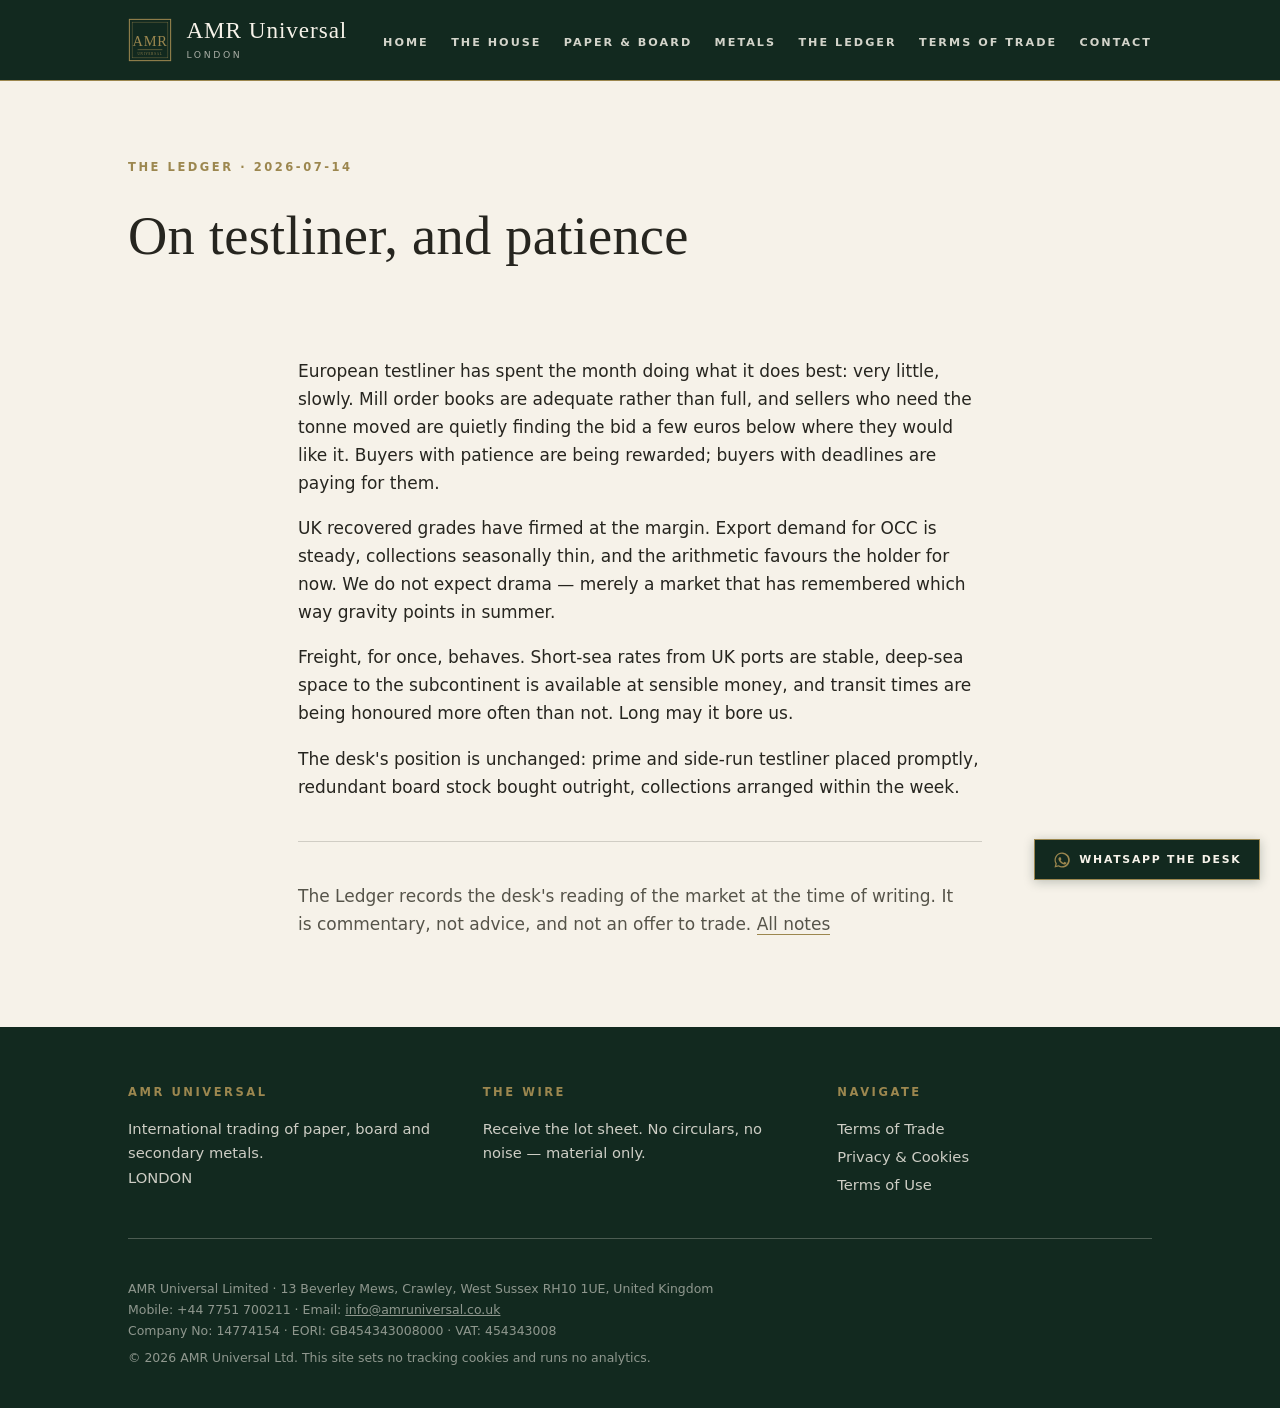
<file: ledger/2026-07-14-testliner-and-patience/index.html>
<!DOCTYPE html>
<html lang="en-GB">
<head>
  <meta charset="utf-8">
  <meta name="viewport" content="width=device-width, initial-scale=1">
  <title>On testliner, and patience · The Ledger · AMR Universal LTD</title>
  <meta name="description" content="European containerboard drifts sideways; UK recovered grades firm at the margin; freight behaves itself for once.">
  <link rel="canonical" href="https://amruniversal.co.uk/ledger/2026-07-14-testliner-and-patience">
  <meta property="og:site_name" content="AMR Universal LTD">
  <meta property="og:title" content="On testliner, and patience · The Ledger · AMR Universal LTD">
  <meta property="og:description" content="European containerboard drifts sideways; UK recovered grades firm at the margin; freight behaves itself for once.">
  <meta property="og:url" content="https://amruniversal.co.uk/ledger/2026-07-14-testliner-and-patience">
  <meta property="og:type" content="website">
  <meta name="theme-color" content="#12291f">
  <link rel="icon" type="image/svg+xml" href="/img/favicon.svg">
  <link rel="stylesheet" href="/css/style.css?v=4">
  <script type="application/ld+json">
  {
    "@context": "https://schema.org",
    "@type": "Organization",
    "name": "AMR Universal Ltd",
    "url": "https://amruniversal.co.uk/",
    "logo": "https://amruniversal.co.uk/img/monogram.svg",
    "founder": { "@type": "Person", "name": "Nishant Makhija" },
    "description": "International trading of paper, board and secondary metals across the UK, Europe and North America.",
    "areaServed": ["GB", "EU", "US", "CA"],
    "knowsAbout": ["paper stocklots", "testliner", "kraftliner", "paper board trading", "scrap steel", "aluminium scrap", "cast iron"]
  }
  </script>
</head>
<body data-static-site="true" data-whatsapp="447751700211" data-email="desk@amruniversal.example">
<a class="skip" href="#main">Skip to content</a>
<header class="masthead">
  <div class="masthead-inner">
    <a class="wordmark" href="/" aria-label="AMR Universal — home">
      <svg class="monogram" viewBox="0 0 64 64" aria-hidden="true"><use href="/img/monogram.svg#amr"></use></svg>
      <span class="wordmark-text">
        <span class="wordmark-name">AMR&nbsp;Universal</span>
        <span class="wordmark-sub">LONDON</span>
      </span>
    </a>
    <nav class="nav" aria-label="Primary">
      <button class="nav-toggle" aria-expanded="false" aria-controls="nav-list">Menu</button>
      <ul id="nav-list">
        <li><a href="/" >Home</a></li>
        <li><a href="/the-house" >The House</a></li>
        <li><a href="/paper-and-board" >Paper &amp; Board</a></li>
        <li><a href="/metals" >Metals</a></li>
        <li><a href="/live-desk" >Live Desk</a></li>
        <li><a href="/ledger" aria-current=&#34;page&#34;>The Ledger</a></li>
        <li><a href="/terms-of-trade" >Terms of Trade</a></li>
        <li><a href="/contact" >Contact</a></li>
      </ul>
    </nav>
  </div>
</header>
<main id="main">


<section class="page-head">
  <div class="section-inner narrow">
    <p class="smallcaps section-no">The Ledger · 2026-07-14</p>
    <h1>On testliner, and patience</h1>
  </div>
</section>

<section class="section">
  <div class="section-inner narrow ledger-body">
    <p>European testliner has spent the month doing what it does best: very little, slowly. Mill order books are adequate rather than full, and sellers who need the tonne moved are quietly finding the bid a few euros below where they would like it. Buyers with patience are being rewarded; buyers with deadlines are paying for them.</p>
<p>UK recovered grades have firmed at the margin. Export demand for OCC is steady, collections seasonally thin, and the arithmetic favours the holder for now. We do not expect drama — merely a market that has remembered which way gravity points in summer.</p>
<p>Freight, for once, behaves. Short-sea rates from UK ports are stable, deep-sea space to the subcontinent is available at sensible money, and transit times are being honoured more often than not. Long may it bore us.</p>
<p>The desk&#39;s position is unchanged: prime and side-run testliner placed promptly, redundant board stock bought outright, collections arranged within the week.</p>

    <hr class="rule">
    <p class="narrow-note quiet">The Ledger records the desk's reading of the market at the time of writing. It is commentary, not advice, and not an offer to trade. <a class="quiet-link" href="/ledger">All notes</a></p>
  </div>
</section>

</main>
<footer class="colophon">
  <div class="colophon-inner">
    <div class="colophon-grid">
      <div>
        <p class="smallcaps">AMR Universal</p>
        <p class="colophon-note">International trading of paper, board and secondary metals.<br>LONDON</p>
      </div>
      <div>
        <p class="smallcaps">The Wire</p>
        <p class="colophon-note">Receive the lot sheet. No circulars, no noise — material only.</p>
        <form class="wire-form" data-wire-form action="/api/subscribe" method="post">
          <input type="email" name="email" required placeholder="Email address" aria-label="Email address">
          <input type="text" name="website" class="hp" tabindex="-1" autocomplete="off" aria-hidden="true">
          <button type="submit">Subscribe</button>
        </form>
        <p class="wire-confirm" data-wire-confirm hidden>Noted. You are on the list.</p>
      </div>
      <div>
        <p class="smallcaps">Navigate</p>
        <ul class="colophon-links">
          <li><a href="/live-desk">Live Desk</a></li>
          <li><a href="/terms-of-trade">Terms of Trade</a></li>
<li><a href="/privacy">Privacy &amp; Cookies</a></li>
          <li><a href="/terms-of-use">Terms of Use</a></li>
        </ul>
      </div>
    </div>
    <hr class="rule">
    <p class="statutory">AMR Universal Limited · 13 Beverley Mews, Crawley, West Sussex RH10 1UE, United Kingdom<br>Mobile: +44 7751 700211 · Email: <a href="mailto:info@amruniversal.co.uk">info@amruniversal.co.uk</a><br>Company No: 14774154 · EORI: GB454343008000 · VAT: 454343008</p>
    <p class="statutory">© 2026 AMR Universal Ltd. This site sets no tracking cookies and runs no analytics.</p>
  </div>
</footer>
<a class="wa-float" href="https://wa.me/447751700211?text=Enquiry%20for%20the%20AMR%20desk%3A%20" target="_blank" rel="noopener" aria-label="WhatsApp the desk">
  <svg viewBox="0 0 24 24" aria-hidden="true" fill="currentColor"><path d="M12 2a10 10 0 0 0-8.7 14.9L2 22l5.3-1.4A10 10 0 1 0 12 2zm0 1.8a8.2 8.2 0 1 1-4.2 15.3l-.3-.2-3.1.8.8-3-.2-.3A8.2 8.2 0 0 1 12 3.8zm-3.1 4.5c-.2 0-.5.1-.7.4-.2.3-.9.9-.9 2.1 0 1.2.9 2.4 1 2.6.1.2 1.8 2.9 4.5 3.9 2.2.9 2.7.7 3.2.7.5-.1 1.5-.6 1.7-1.2.2-.6.2-1.1.2-1.2-.1-.1-.2-.2-.5-.3l-1.7-.8c-.2-.1-.4-.1-.6.1l-.8 1c-.1.2-.3.2-.5.1-.3-.1-1.1-.4-2.1-1.3-.8-.7-1.3-1.5-1.4-1.8-.1-.2 0-.4.1-.5l.4-.5c.1-.2.2-.3.3-.5.1-.2 0-.4 0-.5l-.8-1.9c-.2-.4-.4-.4-.6-.4h-.5z"/></svg>
  <span>WhatsApp the desk</span>
</a>
<script src="/js/site.js" defer></script>
</body>
</html>
</file>
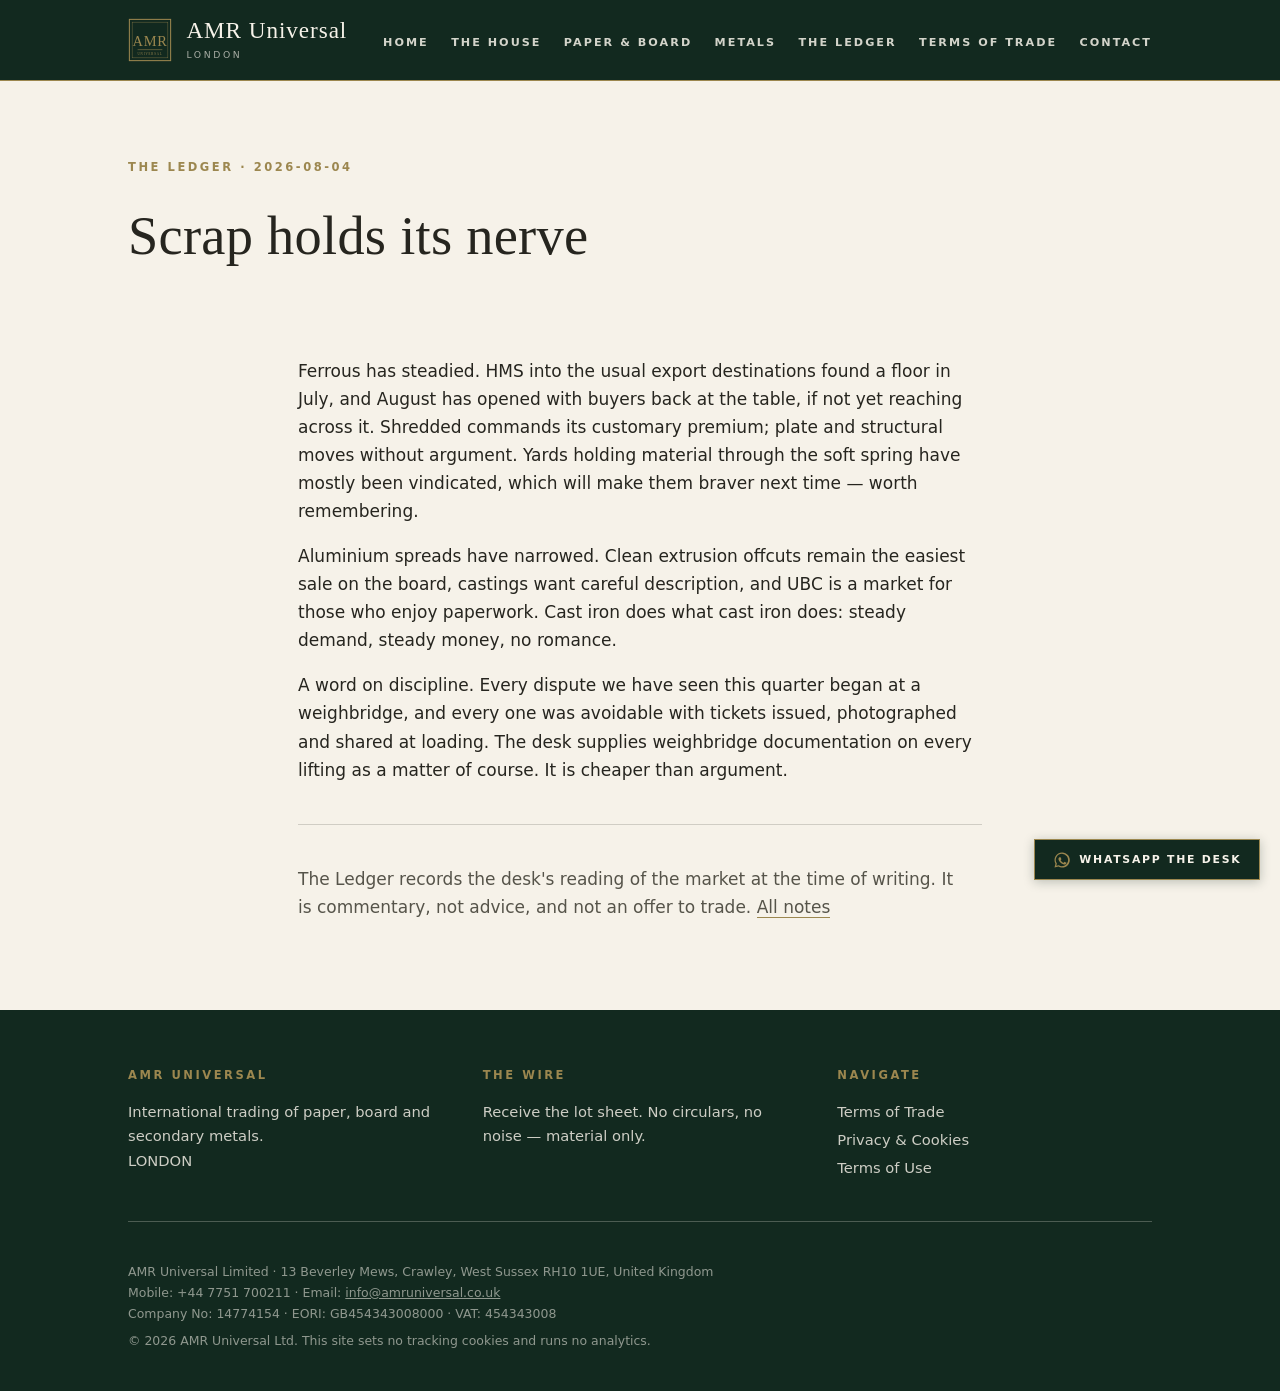
<file: ledger/2026-08-04-scrap-holds-its-nerve/index.html>
<!DOCTYPE html>
<html lang="en-GB">
<head>
  <meta charset="utf-8">
  <meta name="viewport" content="width=device-width, initial-scale=1">
  <title>Scrap holds its nerve · The Ledger · AMR Universal LTD</title>
  <meta name="description" content="Ferrous steadies after a soft spring; aluminium spreads narrow; a word on weighbridge discipline.">
  <link rel="canonical" href="https://amruniversal.co.uk/ledger/2026-08-04-scrap-holds-its-nerve">
  <meta property="og:site_name" content="AMR Universal LTD">
  <meta property="og:title" content="Scrap holds its nerve · The Ledger · AMR Universal LTD">
  <meta property="og:description" content="Ferrous steadies after a soft spring; aluminium spreads narrow; a word on weighbridge discipline.">
  <meta property="og:url" content="https://amruniversal.co.uk/ledger/2026-08-04-scrap-holds-its-nerve">
  <meta property="og:type" content="website">
  <meta name="theme-color" content="#12291f">
  <link rel="icon" type="image/svg+xml" href="/img/favicon.svg">
  <link rel="stylesheet" href="/css/style.css?v=4">
  <script type="application/ld+json">
  {
    "@context": "https://schema.org",
    "@type": "Organization",
    "name": "AMR Universal Ltd",
    "url": "https://amruniversal.co.uk/",
    "logo": "https://amruniversal.co.uk/img/monogram.svg",
    "founder": { "@type": "Person", "name": "Nishant Makhija" },
    "description": "International trading of paper, board and secondary metals across the UK, Europe and North America.",
    "areaServed": ["GB", "EU", "US", "CA"],
    "knowsAbout": ["paper stocklots", "testliner", "kraftliner", "paper board trading", "scrap steel", "aluminium scrap", "cast iron"]
  }
  </script>
</head>
<body data-static-site="true" data-whatsapp="447751700211" data-email="desk@amruniversal.example">
<a class="skip" href="#main">Skip to content</a>
<header class="masthead">
  <div class="masthead-inner">
    <a class="wordmark" href="/" aria-label="AMR Universal — home">
      <svg class="monogram" viewBox="0 0 64 64" aria-hidden="true"><use href="/img/monogram.svg#amr"></use></svg>
      <span class="wordmark-text">
        <span class="wordmark-name">AMR&nbsp;Universal</span>
        <span class="wordmark-sub">LONDON</span>
      </span>
    </a>
    <nav class="nav" aria-label="Primary">
      <button class="nav-toggle" aria-expanded="false" aria-controls="nav-list">Menu</button>
      <ul id="nav-list">
        <li><a href="/" >Home</a></li>
        <li><a href="/the-house" >The House</a></li>
        <li><a href="/paper-and-board" >Paper &amp; Board</a></li>
        <li><a href="/metals" >Metals</a></li>
        <li><a href="/live-desk" >Live Desk</a></li>
        <li><a href="/ledger" aria-current=&#34;page&#34;>The Ledger</a></li>
        <li><a href="/terms-of-trade" >Terms of Trade</a></li>
        <li><a href="/contact" >Contact</a></li>
      </ul>
    </nav>
  </div>
</header>
<main id="main">


<section class="page-head">
  <div class="section-inner narrow">
    <p class="smallcaps section-no">The Ledger · 2026-08-04</p>
    <h1>Scrap holds its nerve</h1>
  </div>
</section>

<section class="section">
  <div class="section-inner narrow ledger-body">
    <p>Ferrous has steadied. HMS into the usual export destinations found a floor in July, and August has opened with buyers back at the table, if not yet reaching across it. Shredded commands its customary premium; plate and structural moves without argument. Yards holding material through the soft spring have mostly been vindicated, which will make them braver next time — worth remembering.</p>
<p>Aluminium spreads have narrowed. Clean extrusion offcuts remain the easiest sale on the board, castings want careful description, and UBC is a market for those who enjoy paperwork. Cast iron does what cast iron does: steady demand, steady money, no romance.</p>
<p>A word on discipline. Every dispute we have seen this quarter began at a weighbridge, and every one was avoidable with tickets issued, photographed and shared at loading. The desk supplies weighbridge documentation on every lifting as a matter of course. It is cheaper than argument.</p>

    <hr class="rule">
    <p class="narrow-note quiet">The Ledger records the desk's reading of the market at the time of writing. It is commentary, not advice, and not an offer to trade. <a class="quiet-link" href="/ledger">All notes</a></p>
  </div>
</section>

</main>
<footer class="colophon">
  <div class="colophon-inner">
    <div class="colophon-grid">
      <div>
        <p class="smallcaps">AMR Universal</p>
        <p class="colophon-note">International trading of paper, board and secondary metals.<br>LONDON</p>
      </div>
      <div>
        <p class="smallcaps">The Wire</p>
        <p class="colophon-note">Receive the lot sheet. No circulars, no noise — material only.</p>
        <form class="wire-form" data-wire-form action="/api/subscribe" method="post">
          <input type="email" name="email" required placeholder="Email address" aria-label="Email address">
          <input type="text" name="website" class="hp" tabindex="-1" autocomplete="off" aria-hidden="true">
          <button type="submit">Subscribe</button>
        </form>
        <p class="wire-confirm" data-wire-confirm hidden>Noted. You are on the list.</p>
      </div>
      <div>
        <p class="smallcaps">Navigate</p>
        <ul class="colophon-links">
          <li><a href="/live-desk">Live Desk</a></li>
          <li><a href="/terms-of-trade">Terms of Trade</a></li>
<li><a href="/privacy">Privacy &amp; Cookies</a></li>
          <li><a href="/terms-of-use">Terms of Use</a></li>
        </ul>
      </div>
    </div>
    <hr class="rule">
    <p class="statutory">AMR Universal Limited · 13 Beverley Mews, Crawley, West Sussex RH10 1UE, United Kingdom<br>Mobile: +44 7751 700211 · Email: <a href="mailto:info@amruniversal.co.uk">info@amruniversal.co.uk</a><br>Company No: 14774154 · EORI: GB454343008000 · VAT: 454343008</p>
    <p class="statutory">© 2026 AMR Universal Ltd. This site sets no tracking cookies and runs no analytics.</p>
  </div>
</footer>
<a class="wa-float" href="https://wa.me/447751700211?text=Enquiry%20for%20the%20AMR%20desk%3A%20" target="_blank" rel="noopener" aria-label="WhatsApp the desk">
  <svg viewBox="0 0 24 24" aria-hidden="true" fill="currentColor"><path d="M12 2a10 10 0 0 0-8.7 14.9L2 22l5.3-1.4A10 10 0 1 0 12 2zm0 1.8a8.2 8.2 0 1 1-4.2 15.3l-.3-.2-3.1.8.8-3-.2-.3A8.2 8.2 0 0 1 12 3.8zm-3.1 4.5c-.2 0-.5.1-.7.4-.2.3-.9.9-.9 2.1 0 1.2.9 2.4 1 2.6.1.2 1.8 2.9 4.5 3.9 2.2.9 2.7.7 3.2.7.5-.1 1.5-.6 1.7-1.2.2-.6.2-1.1.2-1.2-.1-.1-.2-.2-.5-.3l-1.7-.8c-.2-.1-.4-.1-.6.1l-.8 1c-.1.2-.3.2-.5.1-.3-.1-1.1-.4-2.1-1.3-.8-.7-1.3-1.5-1.4-1.8-.1-.2 0-.4.1-.5l.4-.5c.1-.2.2-.3.3-.5.1-.2 0-.4 0-.5l-.8-1.9c-.2-.4-.4-.4-.6-.4h-.5z"/></svg>
  <span>WhatsApp the desk</span>
</a>
<script src="/js/site.js" defer></script>
</body>
</html>
</file>
<file: css/style.css>
/* ===========================================================================
   AMR Universal — house style.
   Old money, heritage, private-bank understatement. Ivory grounds, racing
   green, charcoal text, a restrained brass accent. Hairline rules, generous
   whitespace, letterspaced small caps. No gradients. Almost no motion.
   =========================================================================== */

:root {
  --ivory: #f6f2e9;
  --ivory-deep: #efe9db;
  --green: #12291f;
  --green-soft: #1d3b2d;
  --charcoal: #26251f;
  --ink-soft: #56544a;
  --brass: #9c874f;
  --hairline: rgba(38, 37, 31, 0.18);
  --hairline-light: rgba(246, 242, 233, 0.25);

  --serif: "Cormorant Garamond", "Palatino Linotype", "Book Antiqua", Palatino, Georgia, "Times New Roman", serif;
  --sans: "Inter", "IBM Plex Sans", "Segoe UI", system-ui, -apple-system, Arial, sans-serif;

  --measure: 62ch;
  --gutter: clamp(1.25rem, 4vw, 3rem);
}

* { box-sizing: border-box; margin: 0; padding: 0; }

html { scroll-behavior: smooth; }
@media (prefers-reduced-motion: reduce) { html { scroll-behavior: auto; } }

body {
  font-family: var(--sans);
  font-size: 1.0625rem;
  line-height: 1.65;
  color: var(--charcoal);
  background: var(--ivory);
  -webkit-font-smoothing: antialiased;
}

h1, h2, h3, .hero-title { font-family: var(--serif); font-weight: 500; line-height: 1.15; color: var(--charcoal); }
h1 { font-size: clamp(2rem, 4.5vw, 3.4rem); letter-spacing: 0.005em; }
h2 { font-size: clamp(1.5rem, 2.6vw, 2rem); }
h3 { font-size: 1.3rem; }

p + p { margin-top: 1em; }

a { color: inherit; }
a[href*="/downloads/amr-universal-profile.pdf"],
a[href*="/live-desk"] {
  display: none !important;
}
li:has(> a[href*="/live-desk"]),
p:has(> a[href*="/live-desk"]) {
  display: none !important;
}
.wire-form,
.wire-confirm {
  display: none !important;
}

img { max-width: 100%; height: auto; }

.skip {
  position: absolute; left: -999px; top: 0; background: var(--green); color: var(--ivory);
  padding: 0.5rem 1rem; z-index: 100;
}
.skip:focus { left: 0; }

/* ---- Small caps discipline ---- */
.smallcaps {
  font-family: var(--sans);
  font-size: 0.72rem;
  font-weight: 600;
  letter-spacing: 0.22em;
  text-transform: uppercase;
  color: var(--ink-soft);
}

.section-no { margin-bottom: 1.75rem; color: var(--brass); }

/* ---- Rules ---- */
.rule { border: 0; border-top: 1px solid var(--hairline); margin: 2.5rem 0; }
.rule-wide { max-width: min(1120px, calc(100% - 2 * var(--gutter))); margin: 0 auto; }

/* ---- Masthead ---- */
.masthead {
  background: var(--green);
  color: var(--ivory);
  border-bottom: 1px solid var(--brass);
}
.masthead-inner {
  max-width: 1120px; margin: 0 auto; padding: 1.1rem var(--gutter);
  display: flex; align-items: center; justify-content: space-between; gap: 2rem; flex-wrap: wrap;
}
.wordmark { display: flex; align-items: center; gap: 0.9rem; text-decoration: none; color: var(--ivory); }
.monogram { width: 44px; height: 44px; flex: none; }
.wordmark-name { font-family: var(--serif); font-size: 1.45rem; letter-spacing: 0.04em; display: block; line-height: 1.1; }
.wordmark-sub {
  display: block; font-size: 0.58rem; letter-spacing: 0.28em; text-transform: uppercase;
  color: rgba(246, 242, 233, 0.66); margin-top: 0.25rem;
}

.nav ul { list-style: none; display: flex; gap: 1.4rem; flex-wrap: wrap; }
.nav a {
  font-size: 0.7rem; font-weight: 600; letter-spacing: 0.18em; text-transform: uppercase;
  color: rgba(246, 242, 233, 0.85); text-decoration: none; padding: 0.35rem 0;
  border-bottom: 1px solid transparent; transition: color 0.4s, border-color 0.4s;
}
.nav a:hover, .nav a[aria-current="page"] { color: var(--ivory); border-bottom-color: var(--brass); }
.nav-toggle { display: none; }

@media (max-width: 860px) {
  .nav { width: 100%; }
  .nav-toggle {
    display: inline-block; background: none; border: 1px solid var(--hairline-light);
    color: var(--ivory); font-size: 0.7rem; letter-spacing: 0.18em; text-transform: uppercase;
    padding: 0.45rem 1rem; cursor: pointer;
  }
  .nav ul { display: none; flex-direction: column; gap: 0; padding: 0.75rem 0; }
  .nav.open ul { display: flex; }
  .nav a { display: block; padding: 0.55rem 0; }
}

/* ---- Sections ---- */
.section { padding: clamp(3.5rem, 7vw, 6rem) 0; }
.section-inner { max-width: 1120px; margin: 0 auto; padding: 0 var(--gutter); }
.section-inner.narrow { max-width: 780px; }
.section-tinted { background: var(--ivory-deep); border-top: 1px solid var(--hairline); border-bottom: 1px solid var(--hairline); }

.page-head { padding: clamp(3rem, 6vw, 5rem) 0 0; }
.page-head .section-inner { max-width: 1120px; }
.page-head h1 { max-width: 22ch; }

.lede { font-family: var(--serif); font-size: 1.35rem; line-height: 1.5; max-width: var(--measure); margin-top: 1.25rem; color: var(--ink-soft); }
.narrow-note { max-width: var(--measure); }
.quiet { color: var(--ink-soft); }

/* ---- Hero ---- */
.hero { background: var(--green); color: var(--ivory); padding: clamp(4rem, 9vw, 8rem) 0; }
.hero-inner { max-width: 1120px; margin: 0 auto; padding: 0 var(--gutter); }
.hero-kicker { color: var(--brass); margin-bottom: 2rem; }
.hero-title { font-size: clamp(2rem, 4.8vw, 3.6rem); color: var(--ivory); max-width: 24ch; }
.hero-sub { margin-top: 1.75rem; max-width: 56ch; color: rgba(246, 242, 233, 0.78); font-size: 1.1rem; }
.hero-cta { margin-top: 2.5rem; display: flex; gap: 1.5rem; flex-wrap: wrap; align-items: center; }

/* ---- Homepage ---- */
.home-hero { background: var(--green); color: var(--ivory); }
.home-hero-inner {
  max-width: 1120px; min-height: 530px; margin: 0 auto; padding: 4.5rem var(--gutter);
  display: grid; grid-template-columns: minmax(0, 1.1fr) minmax(360px, 0.9fr); align-items: center; gap: clamp(2.5rem, 7vw, 7rem);
}
.home-hero-copy { max-width: 580px; }
.home-kicker { color: #d3bd82; margin-bottom: 1.5rem; }
.home-hero h1 { max-width: 11ch; color: var(--ivory); font-size: clamp(3rem, 5.8vw, 5rem); letter-spacing: -0.025em; line-height: 1; }
.home-hero h1 em { color: #d3bd82; font-weight: 400; }
.home-intro { max-width: 47ch; margin-top: 1.5rem; color: rgba(246, 242, 233, 0.78); font-size: 1rem; }
.home-actions { display: flex; align-items: center; gap: 1.3rem; flex-wrap: wrap; margin-top: 1.8rem; }
.home-button {
  display: inline-flex; align-items: center; gap: 1rem; padding: 0.85rem 1rem;
  background: #d3bd82; color: var(--green); text-decoration: none;
  font-size: 0.68rem; font-weight: 700; letter-spacing: 0.1em; text-transform: uppercase;
}
.home-button span, .home-arrow-link span { font-size: 1rem; transition: transform 0.2s ease; }
.home-button:hover, .home-button:focus-visible { background: var(--ivory); }
.home-button:hover span, .home-button:focus-visible span, .home-arrow-link:hover span, .home-arrow-link:focus-visible span { transform: translate(2px, -2px); }
.home-contact { color: var(--ivory); font-size: 0.68rem; font-weight: 600; letter-spacing: 0.1em; text-decoration-color: #d3bd82; text-underline-offset: 0.35rem; text-transform: uppercase; }
.home-location { margin-top: 2.1rem; color: rgba(246, 242, 233, 0.58); font-size: 0.75rem; }
.home-trade-card { padding: 1.5rem 1.6rem 1.2rem; background: #f6f2e9; color: var(--charcoal); }
.home-trade-card-head { display: flex; align-items: center; justify-content: space-between; padding-bottom: 0.8rem; border-bottom: 1px solid var(--hairline); }
.home-trade-card-head .smallcaps { color: var(--green-soft); font-size: 0.64rem; }
.home-trade-card-head > span { color: var(--brass); font-size: 0.62rem; letter-spacing: 0.12em; }
.home-trade-row { display: grid; grid-template-columns: 2rem 1fr auto; align-items: center; gap: 0.65rem; padding: 1.1rem 0; border-bottom: 1px solid var(--hairline); text-decoration: none; }
.home-trade-row:hover strong { color: var(--green-soft); }
.home-trade-number { align-self: start; padding-top: 0.15rem; color: var(--brass); font-size: 0.65rem; letter-spacing: 0.08em; }
.home-trade-row strong, .home-trade-row small { display: block; }
.home-trade-row strong { font-family: var(--serif); font-size: 1.25rem; font-weight: 500; line-height: 1.2; }
.home-trade-row small { margin-top: 0.3rem; color: var(--ink-soft); font-size: 0.75rem; line-height: 1.4; }
.home-trade-arrow { color: var(--brass); font-size: 1rem; }
.home-trade-row:focus-visible { outline: 2px solid var(--brass); outline-offset: 3px; }
.home-trade-card-foot { padding-top: 0.85rem; color: var(--ink-soft); font-size: 0.62rem; letter-spacing: 0.12em; text-transform: uppercase; }
.home-proof { border-bottom: 1px solid var(--hairline); background: #eee8dc; }
.home-proof-inner {
  max-width: 1120px; margin: 0 auto; padding: 1.25rem var(--gutter);
  display: grid; grid-template-columns: repeat(4, 1fr); gap: 1.5rem;
}
.home-proof p { display: grid; gap: 0.12rem; }
.home-proof p span { color: var(--ink-soft); font-size: 0.62rem; font-weight: 600; letter-spacing: 0.16em; text-transform: uppercase; }
.home-proof p strong { font-family: var(--serif); font-size: 1.15rem; font-weight: 500; }
.home-section-heading { display: flex; justify-content: space-between; align-items: end; gap: 3rem; margin-bottom: 2.5rem; }
.home-section-heading .section-no { margin-bottom: 0.8rem; }
.home-section-heading h2, .home-process h2, .home-buying h2 { font-size: clamp(2rem, 4vw, 3.2rem); letter-spacing: -0.015em; }
.home-section-heading > p { max-width: 38ch; margin-bottom: 0.35rem; color: var(--ink-soft); }
.home-desk-grid { display: grid; grid-template-columns: repeat(3, minmax(0, 1fr)); gap: 1rem; }
.home-desk { min-height: 300px; padding: 1.65rem; display: flex; flex-direction: column; align-items: flex-start; border: 1px solid var(--hairline); border-top: 3px solid var(--green); }
.home-desk .smallcaps { color: var(--brass); font-size: 0.62rem; }
.home-desk h3 { margin-top: 1.8rem; max-width: 17ch; font-size: clamp(1.45rem, 2.3vw, 1.8rem); }
.home-desk > p:not(.smallcaps) { margin-top: 0.85rem; color: var(--ink-soft); font-size: 0.92rem; }
.home-arrow-link { display: inline-flex; align-items: center; gap: 0.7rem; margin-top: auto; padding-top: 1.4rem; color: var(--green); font-size: 0.68rem; font-weight: 700; letter-spacing: 0.12em; text-decoration: none; text-transform: uppercase; }
.home-desk-paper, .home-desk-metals, .home-desk-logistics { background: #faf8f2; }
.home-process { padding: clamp(3.5rem, 7vw, 6rem) 0; background: var(--green); color: var(--ivory); }
.home-process-inner { display: grid; grid-template-columns: minmax(240px, 0.75fr) 1.25fr; gap: clamp(3rem, 7vw, 7rem); align-items: start; }
.home-process-intro .smallcaps { margin-bottom: 1.2rem; color: #d3bd82; }
.home-process h2 { max-width: 12ch; color: var(--ivory); }
.home-button-light { margin-top: 2rem; background: var(--ivory); }
.home-process-steps { display: grid; grid-template-columns: repeat(3, 1fr); gap: 1.5rem; }
.home-process-steps article { border-top: 1px solid rgba(246, 242, 233, 0.3); padding-top: 1rem; }
.home-process-steps article > span { color: #d3bd82; font-size: 0.68rem; letter-spacing: 0.16em; }
.home-process-steps h3 { margin-top: 2.2rem; color: var(--ivory); font-size: 1.35rem; }
.home-process-steps p { margin-top: 0.7rem; color: rgba(246, 242, 233, 0.68); font-size: 0.88rem; }
.home-buying-inner { display: grid; grid-template-columns: 1fr 1fr; align-items: center; gap: 4rem; }
.home-buying-inner .section-no { margin-bottom: 0.8rem; }
.home-buying-inner > div:last-child > p { max-width: 55ch; color: var(--ink-soft); }
.home-buying-inner .home-arrow-link { margin-top: 1rem; }

/* ---- Buttons & links ---- */
.btn {
  display: inline-block; background: transparent; color: inherit;
  border: 1px solid var(--brass); padding: 0.75rem 1.75rem;
  font-family: var(--sans); font-size: 0.72rem; font-weight: 600;
  letter-spacing: 0.2em; text-transform: uppercase; text-decoration: none;
  cursor: pointer; transition: background 0.4s, color 0.4s;
}
.hero .btn { color: var(--ivory); }
.btn:hover { background: var(--brass); color: var(--green); }
.btn-plain {
  font-size: 0.72rem; font-weight: 600; letter-spacing: 0.2em; text-transform: uppercase;
  text-decoration: none; border-bottom: 1px solid var(--brass); padding-bottom: 0.2rem;
}
.hero .btn-plain { color: rgba(246, 242, 233, 0.85); }
.quiet-link { color: inherit; text-decoration: none; border-bottom: 1px solid var(--brass); transition: color 0.4s; }
.quiet-link:hover { color: var(--brass); }
.btn-quiet {
  background: none; border: none; cursor: pointer; font-family: var(--sans);
  font-size: 0.72rem; font-weight: 600; letter-spacing: 0.18em; text-transform: uppercase;
  color: var(--green-soft); border-bottom: 1px solid var(--brass); padding: 0 0 0.2rem;
}
.btn-quiet:hover { color: var(--brass); }

/* ---- Pillars ---- */
.pillars { display: grid; grid-template-columns: repeat(auto-fit, minmax(260px, 1fr)); gap: 3rem 4rem; }
.pillar-title { margin-bottom: 0.9rem; }
.pillar .quiet-link { display: inline-block; margin-top: 1.1rem; font-size: 0.72rem; font-weight: 600; letter-spacing: 0.18em; text-transform: uppercase; }

@media (max-width: 1000px) {
  .home-hero-inner { min-height: auto; grid-template-columns: minmax(0, 1fr) minmax(300px, 0.9fr); gap: 2.5rem; }
  .home-desk { padding: 1.35rem; }
  .home-process-inner { grid-template-columns: 1fr; gap: 3rem; }
}
@media (max-width: 700px) {
  .home-hero-inner { padding-top: 3rem; padding-bottom: 3rem; grid-template-columns: 1fr; gap: 2.5rem; }
  .home-hero h1 { font-size: clamp(3rem, 12vw, 4.4rem); }
  .home-intro { font-size: 1rem; }
  .home-trade-card { padding: 1.2rem; }
  .home-proof-inner { grid-template-columns: repeat(2, 1fr); row-gap: 1rem; }
  .home-section-heading { display: block; }
  .home-section-heading > p { margin-top: 1rem; }
  .home-desk-grid { grid-template-columns: 1fr; }
  .home-desk { min-height: 270px; padding: 1.5rem; }
  .home-desk { min-height: 260px; }
  .home-desk h3 { margin-top: 1.5rem; }
  .home-process-steps { grid-template-columns: 1fr; gap: 2rem; }
  .home-process-steps h3 { margin-top: 1rem; }
  .home-buying-inner { grid-template-columns: 1fr; gap: 1.5rem; }
}

/* ---- Board strips & lot cards ---- */
.board-strip-head { display: flex; align-items: baseline; justify-content: space-between; gap: 2rem; margin-bottom: 2rem; flex-wrap: wrap; }
.lot-grid { display: grid; grid-template-columns: repeat(auto-fill, minmax(280px, 1fr)); gap: 1.5rem; }

.lot-card {
  position: relative; background: var(--ivory); border: 1px solid var(--hairline);
  padding: 1.75rem 1.6rem 1.5rem; display: flex; flex-direction: column; gap: 0.9rem;
}
.section-tinted .lot-card, .desk-section .lot-card { background: #faf7f0; }
.lot-meta { color: var(--brass); }
.lot-title { font-size: 1.35rem; }
.lot-facts { display: grid; gap: 0.35rem; }
.lot-facts div { display: flex; gap: 0.75rem; border-bottom: 1px dotted var(--hairline); padding-bottom: 0.35rem; }
.lot-facts dt { flex: 0 0 6.5rem; font-size: 0.68rem; font-weight: 600; letter-spacing: 0.16em; text-transform: uppercase; color: var(--ink-soft); padding-top: 0.2rem; }
.lot-facts dd { font-size: 0.95rem; }
.lot-actions { margin-top: auto; display: flex; justify-content: space-between; align-items: baseline; gap: 1rem; flex-wrap: wrap; padding-top: 0.5rem; }
.lot-wa { font-size: 0.7rem; font-weight: 600; letter-spacing: 0.14em; text-transform: uppercase; color: var(--ink-soft); text-decoration: none; border-bottom: 1px solid transparent; }
.lot-wa:hover { border-bottom-color: var(--brass); color: var(--charcoal); }

.ribbon {
  position: absolute; top: 1rem; right: -0.5rem; background: var(--green);
  color: var(--ivory); font-size: 0.62rem; font-weight: 600; letter-spacing: 0.22em;
  text-transform: uppercase; padding: 0.3rem 0.9rem;
}

.empty-note { font-family: var(--serif); font-size: 1.2rem; color: var(--ink-soft); font-style: italic; padding: 2rem 0; }
.desk-updated { margin-top: 1.5rem; }

/* ---- Grade tables (broadsheet manner) ---- */
.grade-table { border-top: 1px solid var(--hairline); }
.grade-row { display: grid; grid-template-columns: minmax(180px, 260px) 1fr; border-bottom: 1px solid var(--hairline); }
.grade-cell { padding: 1.4rem 1rem 1.4rem 0; }
.grade-cell.head { font-family: var(--serif); font-size: 1.2rem; }
@media (max-width: 700px) { .grade-row { grid-template-columns: 1fr; } .grade-cell { padding: 0.9rem 0; } .grade-row .grade-cell:first-child { padding-bottom: 0.2rem; border-bottom: 0; } }

.two-col { display: grid; grid-template-columns: repeat(auto-fit, minmax(280px, 1fr)); gap: 3rem 5rem; }
.two-col h2 { margin-bottom: 1rem; }

/* ---- The House ---- */
.founders-note { border-left: 2px solid var(--brass); padding-left: 2rem; }
.founders-note p { font-family: var(--serif); font-size: 1.45rem; line-height: 1.5; }
.founders-note footer { margin-top: 1.25rem; font-size: 0.8rem; letter-spacing: 0.12em; text-transform: uppercase; color: var(--ink-soft); }

.geo-row { display: grid; grid-template-columns: repeat(auto-fit, minmax(220px, 1fr)); gap: 2.5rem 4rem; }
.geo-city { font-size: 1.4rem; margin-bottom: 0.5rem; }

.accreditation-row { display: grid; grid-template-columns: repeat(auto-fit, minmax(230px, 1fr)); gap: 1.5rem; margin-top: 2rem; }
.accreditation { border: 1px solid var(--hairline); padding: 1.5rem 1.4rem; background: #faf7f0; }
.accreditation h3 { font-size: 1.1rem; margin-bottom: 0.6rem; }
.accreditation p { font-size: 0.92rem; color: var(--ink-soft); }
.accreditation-status { margin-top: 1rem; font-size: 0.68rem !important; font-weight: 600; letter-spacing: 0.16em; text-transform: uppercase; color: var(--brass) !important; }
.accreditation-status.held { color: var(--green-soft) !important; }

/* ---- Ledger ---- */
.ledger-entry { padding: 2.25rem 0; border-bottom: 1px solid var(--hairline); }
.ledger-entry:first-of-type { border-top: 1px solid var(--hairline); }
.ledger-entry h2 { margin: 0.5rem 0 0.75rem; }
.ledger-entry h2 a { text-decoration: none; }
.ledger-entry h2 a:hover { color: var(--green-soft); }
.ledger-date { color: var(--brass); }
.ledger-entry .quiet-link { font-size: 0.72rem; font-weight: 600; letter-spacing: 0.18em; text-transform: uppercase; }

.ledger-body h2, .ledger-body h3 { margin: 2rem 0 0.75rem; }
.ledger-body ul, .ledger-body ol { margin: 1em 0 1em 1.4em; }

/* ---- Terms ---- */
.terms-body h2 { margin: 2.5rem 0 0.9rem; }
.terms-body h2:first-of-type { margin-top: 0; }
.terms-body h2 .section-no { display: inline; margin-right: 0.6rem; }
.terms-body ul { margin: 1em 0 1em 1.4em; }

/* ---- Forms ---- */
label { display: block; font-size: 0.72rem; font-weight: 600; letter-spacing: 0.16em; text-transform: uppercase; color: var(--ink-soft); margin-bottom: 1.1rem; }
input[type="text"], input[type="email"], textarea {
  display: block; width: 100%; margin-top: 0.4rem; padding: 0.7rem 0.85rem;
  font-family: var(--sans); font-size: 1rem; color: var(--charcoal);
  background: #fbf9f3; border: 1px solid var(--hairline); border-radius: 0;
}
input:focus, textarea:focus { outline: 1px solid var(--brass); outline-offset: 0; border-color: var(--brass); }
.hp { position: absolute !important; left: -9999px !important; height: 0; width: 0; opacity: 0; }
.form-error { color: #7c2d12; font-size: 0.9rem; margin-bottom: 1rem; }

.contact-grid { display: grid; grid-template-columns: minmax(260px, 380px) 1fr; gap: 4rem; }
@media (max-width: 860px) { .contact-grid { grid-template-columns: 1fr; } }
address { font-style: normal; margin: 0.75rem 0 1rem; }
.contact-details .btn-plain { margin-top: 0.5rem; display: inline-block; }
.contact-form { margin-top: 1.25rem; max-width: 40rem; }

.wire-form { display: flex; gap: 0.6rem; margin-top: 0.9rem; max-width: 26rem; }
.wire-form input[type="email"] { margin-top: 0; flex: 1; }
.wire-form button {
  font-family: var(--sans); font-size: 0.68rem; font-weight: 600; letter-spacing: 0.18em;
  text-transform: uppercase; background: none; border: 1px solid var(--brass);
  color: inherit; padding: 0 1.1rem; cursor: pointer;
}
.wire-form button:hover { background: var(--brass); color: var(--green); }
.wire-form-wide { max-width: 32rem; margin-top: 1.5rem; }
.wire-confirm { margin-top: 0.9rem; font-family: var(--serif); font-style: italic; color: var(--green-soft); }

/* ---- Reveal dialog ---- */
.reveal-dialog {
  width: min(92vw, 34rem); border: 1px solid var(--brass); background: var(--ivory);
  color: var(--charcoal); padding: 2.5rem 2.25rem;
}
.reveal-dialog::backdrop { background: rgba(18, 41, 31, 0.55); }
.reveal-close-form { text-align: right; margin: -1rem -0.75rem 0 0; }
.reveal-close { background: none; border: none; font-size: 1.5rem; cursor: pointer; color: var(--ink-soft); }
.reveal-title { margin: 0.4rem 0 1rem; }
.reveal-dialog form { margin-top: 1.25rem; }
.lot-facts-full { margin: 1rem 0; }
.reveal-dialog img { margin: 1rem 0; border: 1px solid var(--hairline); }

/* ---- Closing line ---- */
.closing { padding: clamp(3rem, 6vw, 5rem) 0; background: var(--green); }
.closing-line { font-family: var(--serif); font-size: clamp(1.5rem, 3vw, 2.2rem); color: var(--ivory); text-align: center; letter-spacing: 0.02em; }

/* ---- Colophon ---- */
.colophon { background: var(--green); color: rgba(246, 242, 233, 0.82); padding: 3.5rem 0 2.5rem; }
.colophon-inner { max-width: 1120px; margin: 0 auto; padding: 0 var(--gutter); }
.colophon-grid { display: grid; grid-template-columns: repeat(auto-fit, minmax(230px, 1fr)); gap: 2.5rem; }
.colophon .smallcaps { color: var(--brass); margin-bottom: 0.75rem; }
.colophon-note { font-size: 0.92rem; }
.colophon-links { list-style: none; }
.colophon-links a { font-size: 0.92rem; color: rgba(246, 242, 233, 0.82); text-decoration: none; border-bottom: 1px solid transparent; }
.colophon-links a:hover { border-bottom-color: var(--brass); }
.colophon .rule { border-top-color: var(--hairline-light); }
.colophon .wire-form input[type="email"] { background: rgba(246, 242, 233, 0.08); border-color: var(--hairline-light); color: var(--ivory); }
.colophon .wire-form button { color: rgba(246, 242, 233, 0.85); }
.statutory { font-size: 0.78rem; color: rgba(246, 242, 233, 0.55); margin-top: 0.4rem; }

/* ---- Floating WhatsApp button — discreet, house-styled ---- */
.wa-float {
  position: fixed; right: 1.25rem; bottom: 1.25rem; z-index: 50;
  display: flex; align-items: center; gap: 0.55rem;
  background: var(--green); color: var(--ivory);
  border: 1px solid var(--brass); padding: 0.65rem 1.1rem;
  text-decoration: none; font-size: 0.68rem; font-weight: 600;
  letter-spacing: 0.16em; text-transform: uppercase;
  box-shadow: 0 2px 10px rgba(18, 41, 31, 0.25);
  transition: background 0.4s, color 0.4s;
}
.wa-float svg { width: 18px; height: 18px; flex: none; color: var(--brass); transition: color 0.4s; }
.wa-float:hover { background: var(--brass); color: var(--green); }
.wa-float:hover svg { color: var(--green); }
@media (max-width: 600px) {
  .wa-float span { display: none; }
  .wa-float { padding: 0.75rem; border-radius: 50%; }
}

/* ---- Slow fades (the only motion) ---- */
@media (prefers-reduced-motion: no-preference) {
  .lot-card { animation: fade-in 0.8s ease both; }
  @keyframes fade-in { from { opacity: 0; } to { opacity: 1; } }
}

/* ===========================================================================
   Print — the Live Desk as a proper broadsheet lot sheet.
   =========================================================================== */
@media print {
  .masthead, .colophon, .nav, .lot-actions, .wire-form, .wire-confirm, .wa-float,
  .reveal-dialog, .section-tinted .wire-form, .hero-cta, .skip, .desk-section ~ .section-tinted { display: none !important; }
  body { background: #fff; color: #000; font-size: 10.5pt; }
  .section, .page-head { padding: 0.75cm 0; }
  .section-tinted { background: #fff; border: 0; }
  .lot-grid { display: block; }
  .lot-card { border: 0; border-bottom: 1px solid #000; padding: 0.4cm 0; page-break-inside: avoid; animation: none; }
  .page-head h1::after { content: " — Lot Sheet"; }
  .page-head .lede, .desk-updated { display: block; }
  a { text-decoration: none; color: #000; }
}
</file>
